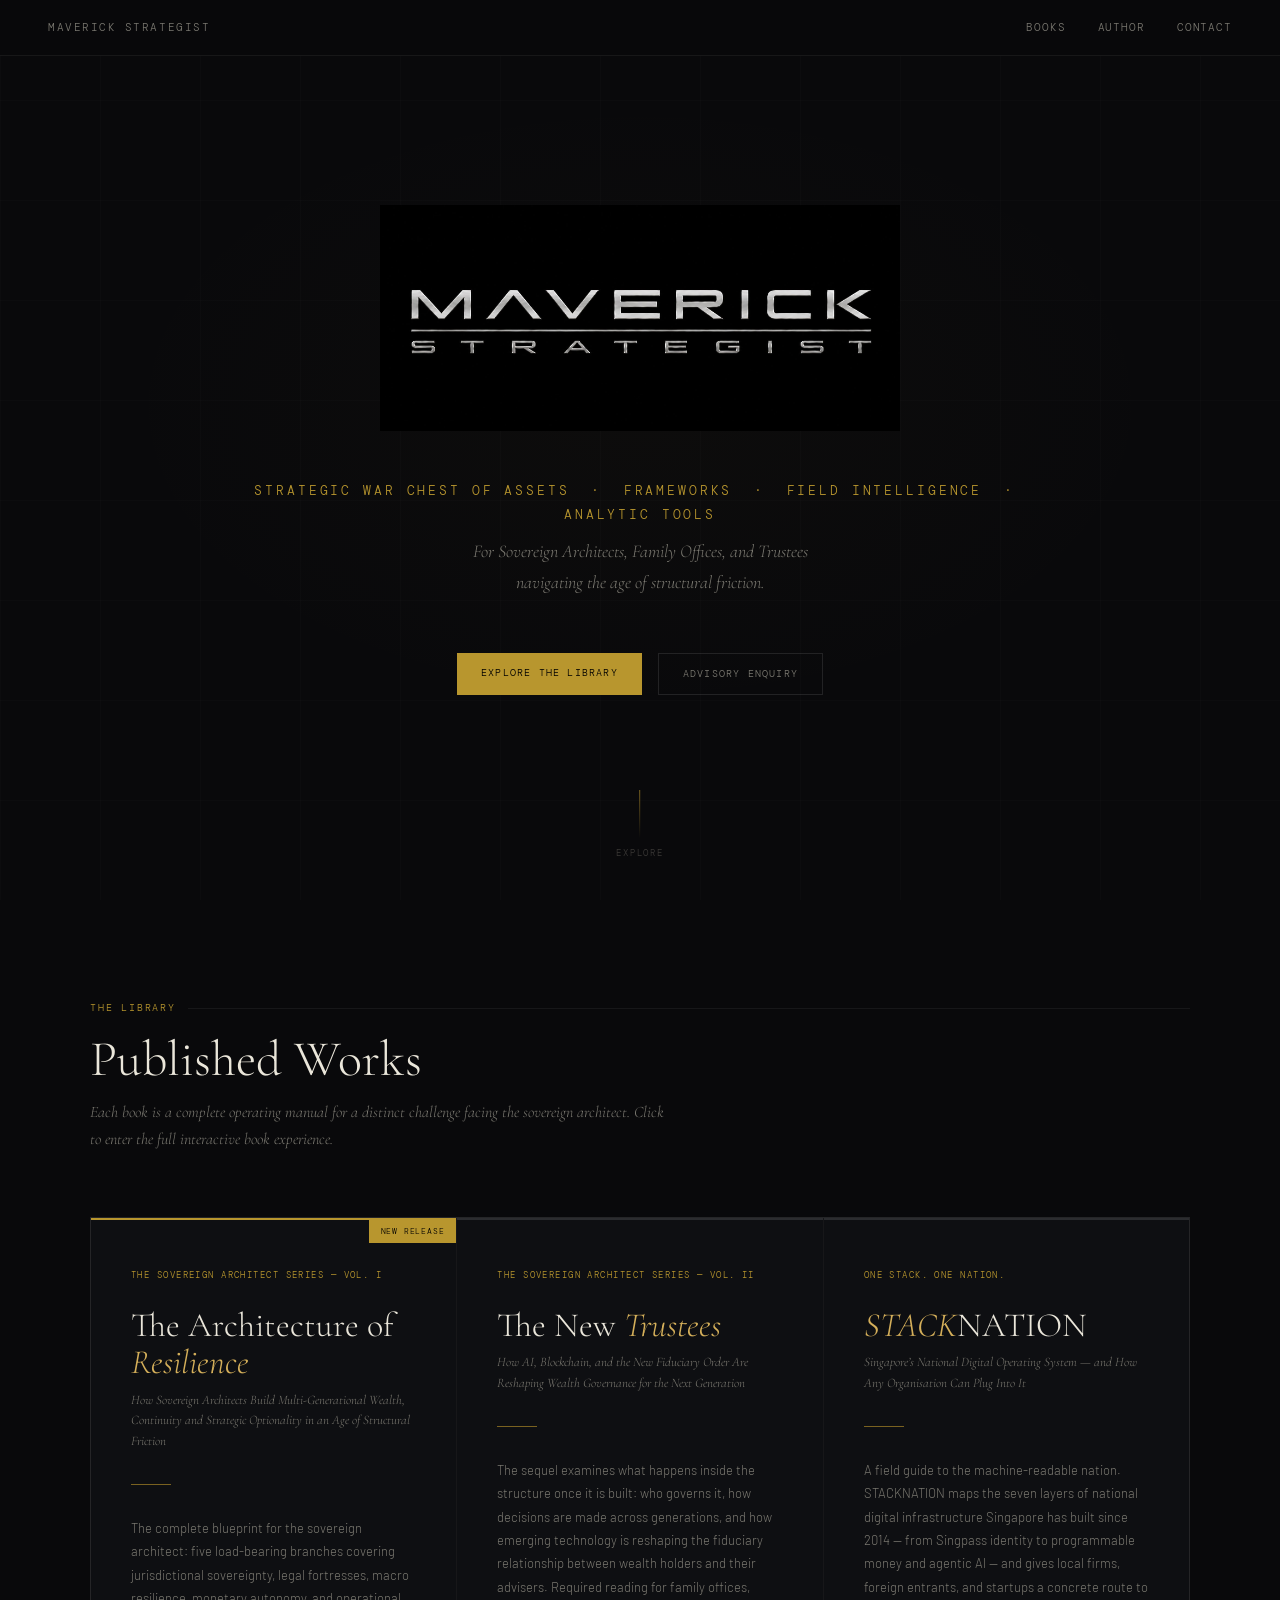
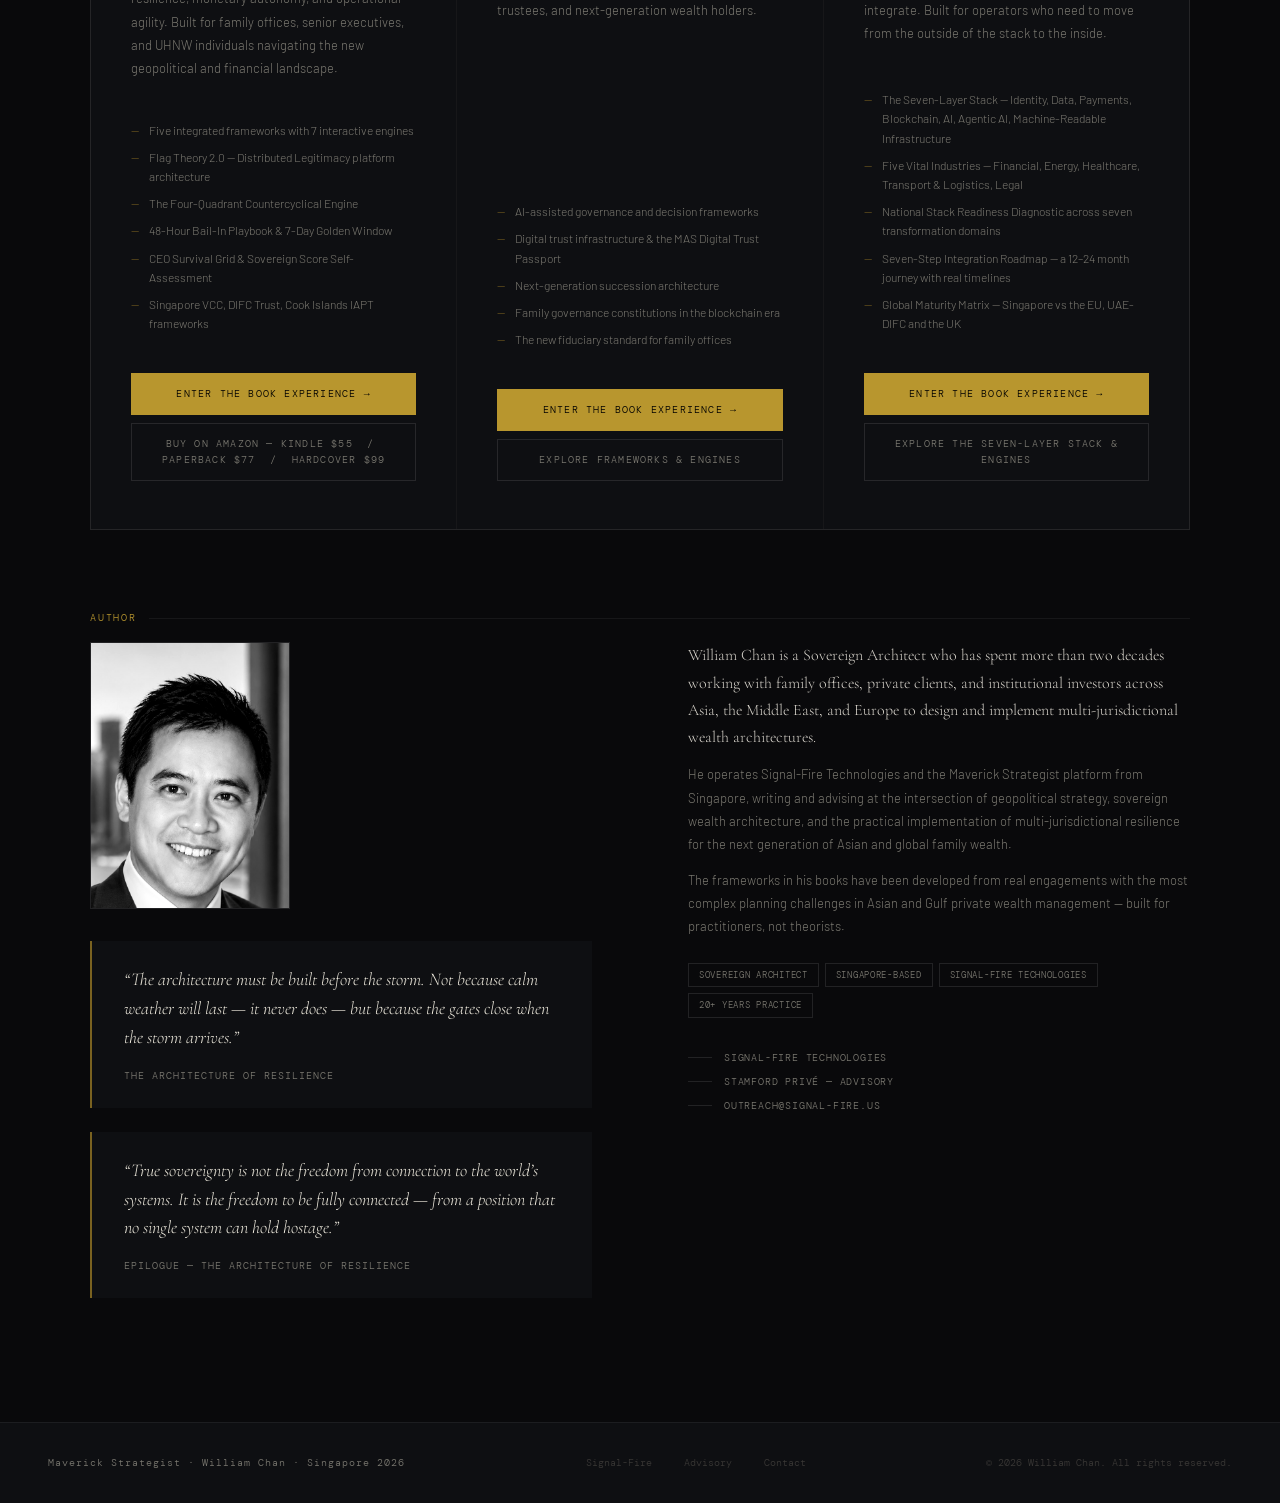
<file: index.html>
<!DOCTYPE html>
<html lang="en">
<head>
<meta charset="UTF-8">
<meta name="viewport" content="width=device-width, initial-scale=1.0">
<title>Maverick Strategist — William Chan</title>
<link href="https://fonts.googleapis.com/css2?family=Cormorant+Garamond:ital,wght@0,300;0,400;0,500;0,600;1,300;1,400&family=DM+Mono:wght@300;400;500&family=Barlow:wght@300;400;500;600&display=swap" rel="stylesheet">
<style>
:root{
  --bg:#09090b;--surface:#0e0f12;--surface2:#141620;
  --border:rgba(255,255,255,0.06);--border2:rgba(255,255,255,0.10);
  --text:#d4d0c8;--text-dim:#7a7870;--text-faint:#3a3836;
  --gold:#b8962e;--gold-dim:#7a6220;--gold-light:#d4af5a;--cream:#eae6da;
  --font-serif:"Cormorant Garamond",Georgia,serif;
  --font-mono:"DM Mono",monospace;
  --font-sans:"Barlow",sans-serif;
}
*{box-sizing:border-box;margin:0;padding:0;}
html{scroll-behavior:smooth;}
body{background:var(--bg);color:var(--text);font-family:var(--font-sans);font-weight:300;line-height:1.6;overflow-x:hidden;min-height:100vh;}

/* NAV */
nav{position:fixed;top:0;left:0;right:0;z-index:100;display:flex;align-items:center;justify-content:space-between;padding:0 3rem;height:56px;background:rgba(9,9,11,0.96);backdrop-filter:blur(12px);border-bottom:1px solid var(--border);}
.nb{font-family:var(--font-mono);font-size:11px;color:var(--text-dim);letter-spacing:0.14em;text-transform:uppercase;}
.nlinks{display:flex;gap:2rem;}
.nlinks a{font-size:11px;font-family:var(--font-mono);color:var(--text-dim);text-decoration:none;letter-spacing:0.08em;text-transform:uppercase;transition:color 0.2s;}
.nlinks a:hover{color:var(--gold-light);}

/* HERO */
.hero{min-height:100vh;display:flex;align-items:center;justify-content:center;position:relative;overflow:hidden;}
.hbg{position:absolute;inset:0;background:radial-gradient(ellipse 60% 50% at 50% 45%,rgba(184,150,46,0.025) 0%,transparent 70%);pointer-events:none;}
.hgrid{position:absolute;inset:0;background-image:linear-gradient(rgba(255,255,255,0.012) 1px,transparent 1px),linear-gradient(90deg,rgba(255,255,255,0.012) 1px,transparent 1px);background-size:100px 100px;pointer-events:none;}
.hinner{position:relative;z-index:2;text-align:center;max-width:900px;padding:2rem;}

/* LOGO */
.logo-wrap{margin-bottom:3rem;display:flex;justify-content:center;}
.site-logo{width:clamp(280px,50vw,520px);height:auto;display:block;}

/* TAGLINE */
.hero-tagline-top{font-family:var(--font-mono);font-size:clamp(10px,1.4vw,13px);letter-spacing:0.22em;color:var(--gold);text-transform:uppercase;line-height:1.9;margin-bottom:0.5rem;}
.hero-tagline-bottom{font-family:var(--font-serif);font-size:clamp(14px,1.8vw,18px);font-weight:300;font-style:italic;color:var(--text-dim);line-height:1.7;margin-bottom:3.5rem;}

.hero-btns{display:flex;gap:1rem;justify-content:center;flex-wrap:wrap;}
.btn-p{font-family:var(--font-mono);font-size:10px;letter-spacing:0.12em;text-transform:uppercase;background:var(--gold);color:#000;border:none;padding:12px 24px;cursor:pointer;transition:all 0.2s;text-decoration:none;}
.btn-p:hover{background:var(--gold-light);}
.btn-g{font-family:var(--font-mono);font-size:10px;letter-spacing:0.12em;text-transform:uppercase;background:transparent;color:var(--text-dim);border:0.5px solid var(--border2);padding:12px 24px;cursor:pointer;transition:all 0.2s;text-decoration:none;}
.btn-g:hover{color:var(--text);border-color:var(--text-dim);}

.scue{position:absolute;bottom:2.5rem;left:50%;transform:translateX(-50%);display:flex;flex-direction:column;align-items:center;gap:8px;cursor:pointer;}
.sline{width:1px;height:48px;background:linear-gradient(var(--gold-dim),transparent);}
.slabel{font-family:var(--font-mono);font-size:9px;color:var(--text-faint);letter-spacing:0.2em;text-transform:uppercase;}

/* BOOKS */
.books{padding:100px 3rem 80px;}
.binner{max-width:1100px;margin:0 auto;}
.eyebrow{font-family:var(--font-mono);font-size:10px;letter-spacing:0.18em;color:var(--gold);text-transform:uppercase;margin-bottom:1rem;display:flex;align-items:center;gap:12px;}
.eyebrow::after{content:"";flex:1;height:1px;background:var(--border);}
.stitle{font-family:var(--font-serif);font-size:clamp(30px,4vw,50px);font-weight:300;color:var(--cream);line-height:1.1;margin-bottom:0.75rem;}
.ssub{font-family:var(--font-serif);font-size:16px;font-weight:300;font-style:italic;color:var(--text-dim);line-height:1.7;margin-bottom:4rem;max-width:580px;}

.book-grid{display:grid;grid-template-columns:repeat(auto-fit,minmax(340px,1fr));gap:1px;background:var(--border);border:1px solid var(--border);}
.book-card{background:var(--surface);padding:3rem 2.5rem;display:flex;flex-direction:column;position:relative;transition:background 0.2s;}
.book-card:hover{background:var(--surface2);}
.book-card.primary{border-top:2px solid var(--gold);}
.book-card.secondary{border-top:2px solid rgba(255,255,255,0.12);}
.bc-tag{position:absolute;top:0;right:0;font-family:var(--font-mono);font-size:8px;letter-spacing:0.1em;color:#000;background:var(--gold);padding:5px 12px;text-transform:uppercase;}
.bc-series{font-family:var(--font-mono);font-size:9px;letter-spacing:0.16em;color:var(--gold);text-transform:uppercase;margin-bottom:1.5rem;}
.bc-title{font-family:var(--font-serif);font-size:clamp(24px,3vw,34px);font-weight:300;color:var(--cream);line-height:1.1;margin-bottom:0.5rem;}
.bc-title em{font-style:italic;color:var(--gold-light);}
.bc-subtitle{font-family:var(--font-serif);font-size:13px;font-weight:300;font-style:italic;color:var(--text-dim);line-height:1.6;margin-bottom:2rem;}
.bc-divider{width:40px;height:1px;background:var(--gold-dim);margin-bottom:2rem;}
.bc-desc{font-size:13px;color:var(--text-dim);line-height:1.8;margin-bottom:2.5rem;flex:1;}
.bc-features{display:flex;flex-direction:column;gap:0.5rem;margin-bottom:2.5rem;}
.bc-feat{font-size:12px;color:var(--text-dim);display:flex;gap:10px;align-items:flex-start;}
.bc-feat::before{content:"—";color:var(--gold-dim);flex-shrink:0;}
.bc-actions{display:flex;flex-direction:column;gap:8px;margin-top:auto;}
.bc-btn-p{display:block;font-family:var(--font-mono);font-size:10px;letter-spacing:0.12em;text-transform:uppercase;background:var(--gold);color:#000;border:none;padding:13px 20px;cursor:pointer;transition:all 0.2s;text-decoration:none;text-align:center;}
.bc-btn-p:hover{background:var(--gold-light);}
.bc-btn-g{display:block;font-family:var(--font-mono);font-size:10px;letter-spacing:0.12em;text-transform:uppercase;background:transparent;color:var(--text-dim);border:0.5px solid var(--border2);padding:12px 20px;cursor:pointer;transition:all 0.2s;text-decoration:none;text-align:center;}
.bc-btn-g:hover{color:var(--text);border-color:var(--text-dim);}

/* ABOUT */
.about{padding:0 3rem 100px;}
.ainner{max-width:1100px;margin:0 auto;}
.a-grid{display:grid;grid-template-columns:1fr 1fr;gap:6rem;align-items:start;}

/* AUTHOR PHOTO — portrait, not cropped */
.a-photo-wrap{margin-bottom:2rem;}
.a-photo{width:200px;height:267px;object-fit:cover;object-position:center 10%;filter:grayscale(100%) contrast(1.05);border:1px solid var(--border2);display:block;}

.a-quote{border-left:2px solid var(--gold-dim);padding:1.5rem 2rem;background:var(--surface);margin-bottom:1.5rem;}
.a-qt{font-family:var(--font-serif);font-size:18px;font-weight:300;font-style:italic;color:var(--cream);line-height:1.6;}
.a-qa{font-family:var(--font-mono);font-size:10px;color:var(--text-dim);letter-spacing:0.1em;text-transform:uppercase;margin-top:1rem;}
.a-right p{font-size:13px;color:var(--text-dim);line-height:1.8;margin-bottom:0.75rem;}
.a-right p:first-child{font-family:var(--font-serif);font-size:16px;color:var(--text);line-height:1.7;}
.creds{display:flex;flex-wrap:wrap;gap:6px;margin-top:1.5rem;}
.cred{font-family:var(--font-mono);font-size:9px;letter-spacing:0.08em;padding:4px 10px;border:0.5px solid var(--border2);color:var(--text-dim);text-transform:uppercase;}
.a-links{margin-top:2rem;display:flex;flex-direction:column;gap:8px;}
.a-link{display:flex;align-items:center;gap:12px;font-family:var(--font-mono);font-size:10px;color:var(--text-dim);text-decoration:none;letter-spacing:0.08em;text-transform:uppercase;transition:color 0.2s;}
.a-link:hover{color:var(--gold-light);}
.a-link-line{width:24px;height:1px;background:var(--border2);}

/* FOOTER */
footer{background:var(--surface);border-top:1px solid var(--border);padding:2rem 3rem;display:flex;align-items:center;justify-content:space-between;flex-wrap:wrap;gap:1rem;}
.fb{font-family:var(--font-mono);font-size:10px;color:var(--text-dim);letter-spacing:0.1em;}
.flinks{display:flex;gap:2rem;}
.flinks a{font-family:var(--font-mono);font-size:10px;color:var(--text-faint);text-decoration:none;transition:color 0.15s;}
.flinks a:hover{color:var(--text-dim);}
.fc{font-family:var(--font-mono);font-size:10px;color:var(--text-faint);}
.divider{height:1px;background:var(--border);margin:3rem 0;}

@media(max-width:768px){
  nav{padding:0 1.2rem;}.nlinks{display:none;}
  .books,.about{padding-left:1.2rem;padding-right:1.2rem;}
  .a-grid{grid-template-columns:1fr;gap:3rem;}
  .book-grid{grid-template-columns:1fr;}
  .site-logo{width:clamp(220px,80vw,400px);}
}
</style>
</head>
<body>

<nav>
  <div class="nb">Maverick Strategist</div>
  <div class="nlinks">
    <a href="#books">Books</a>
    <a href="#about">Author</a>
    <a href="mailto:outreach@signal-fire.us">Contact</a>
  </div>
</nav>

<!-- HERO -->
<div class="hero">
  <div class="hbg"></div>
  <div class="hgrid"></div>
  <div class="hinner">

    <!-- LOGO replaces wordmark -->
    <div class="logo-wrap">
      <img class="site-logo" src="[data-uri]" alt="Maverick Strategist">
    </div>

    <!-- TAGLINE BLOCK -->
    <div class="hero-tagline-top">
      Strategic War Chest of Assets &nbsp;&middot;&nbsp; Frameworks &nbsp;&middot;&nbsp; Field Intelligence &nbsp;&middot;&nbsp; Analytic Tools
    </div>
    <p class="hero-tagline-bottom">
      For Sovereign Architects, Family Offices, and Trustees<br>navigating the age of structural friction.
    </p>

    <div class="hero-btns">
      <a class="btn-p" href="#books">Explore the Library</a>
      <a class="btn-g" href="mailto:outreach@signal-fire.us">Advisory Enquiry</a>
    </div>
  </div>
  <div class="scue" onclick="document.getElementById('books').scrollIntoView({behavior:'smooth'})">
    <div class="sline"></div>
    <span class="slabel">Explore</span>
  </div>
</div>

<!-- BOOKS -->
<div class="books" id="books">
  <div class="binner">
    <div class="eyebrow">The Library</div>
    <h2 class="stitle">Published Works</h2>
    <p class="ssub">Each book is a complete operating manual for a distinct challenge facing the sovereign architect. Click to enter the full interactive book experience.</p>

    <div class="book-grid">
      <div class="book-card primary">
        <div class="bc-tag">New Release</div>
        <div class="bc-series">The Sovereign Architect Series &mdash; Vol. I</div>
        <div class="bc-title">The Architecture of <em>Resilience</em></div>
        <div class="bc-subtitle">How Sovereign Architects Build Multi-Generational Wealth, Continuity and Strategic Optionality in an Age of Structural Friction</div>
        <div class="bc-divider"></div>
        <div class="bc-desc">The complete blueprint for the sovereign architect: five load-bearing branches covering jurisdictional sovereignty, legal fortresses, macro resilience, monetary autonomy, and operational agility. Built for family offices, senior executives, and UHNW individuals navigating the new geopolitical and financial landscape.</div>
        <div class="bc-features">
          <div class="bc-feat">Five integrated frameworks with 7 interactive engines</div>
          <div class="bc-feat">Flag Theory 2.0 &mdash; Distributed Legitimacy platform architecture</div>
          <div class="bc-feat">The Four-Quadrant Countercyclical Engine</div>
          <div class="bc-feat">48-Hour Bail-In Playbook &amp; 7-Day Golden Window</div>
          <div class="bc-feat">CEO Survival Grid &amp; Sovereign Score Self-Assessment</div>
          <div class="bc-feat">Singapore VCC, DIFC Trust, Cook Islands IAPT frameworks</div>
        </div>
        <div class="bc-actions">
          <a class="bc-btn-p" href="/architecture/">Enter the Book Experience &rarr;</a>
          <a class="bc-btn-g" href="https://www.amazon.com/dp/B0H6W7YS9C" target="_blank">Buy on Amazon &mdash; Kindle $55 &nbsp;/&nbsp; Paperback $77 &nbsp;/&nbsp; Hardcover $99</a>
        </div>
      </div>

      <div class="book-card secondary">
        <div class="bc-series">The Sovereign Architect Series &mdash; Vol. II</div>
        <div class="bc-title">The New <em>Trustees</em></div>
        <div class="bc-subtitle">How AI, Blockchain, and the New Fiduciary Order Are Reshaping Wealth Governance for the Next Generation</div>
        <div class="bc-divider"></div>
        <div class="bc-desc">The sequel examines what happens inside the structure once it is built: who governs it, how decisions are made across generations, and how emerging technology is reshaping the fiduciary relationship between wealth holders and their advisers. Required reading for family offices, trustees, and next-generation wealth holders.</div>
        <div class="bc-features">
          <div class="bc-feat">AI-assisted governance and decision frameworks</div>
          <div class="bc-feat">Digital trust infrastructure &amp; the MAS Digital Trust Passport</div>
          <div class="bc-feat">Next-generation succession architecture</div>
          <div class="bc-feat">Family governance constitutions in the blockchain era</div>
          <div class="bc-feat">The new fiduciary standard for family offices</div>
        </div>
        <div class="bc-actions">
          <a class="bc-btn-p" href="https://maverickstrategist.com/new-trustees" target="_blank">Enter the Book Experience &rarr;</a>
          <a class="bc-btn-g" href="https://maverickstrategist.com/new-trustees" target="_blank">Explore Frameworks &amp; Engines</a>
        </div>
      </div>

      <div class="book-card secondary">
        <div class="bc-series">One Stack. One Nation.</div>
        <div class="bc-title"><em>STACK</em>NATION</div>
        <div class="bc-subtitle">Singapore&rsquo;s National Digital Operating System &mdash; and How Any Organisation Can Plug Into It</div>
        <div class="bc-divider"></div>
        <div class="bc-desc">A field guide to the machine-readable nation. STACKNATION maps the seven layers of national digital infrastructure Singapore has built since 2014 &mdash; from Singpass identity to programmable money and agentic AI &mdash; and gives local firms, foreign entrants, and startups a concrete route to integrate. Built for operators who need to move from the outside of the stack to the inside.</div>
        <div class="bc-features">
          <div class="bc-feat">The Seven-Layer Stack &mdash; Identity, Data, Payments, Blockchain, AI, Agentic AI, Machine-Readable Infrastructure</div>
          <div class="bc-feat">Five Vital Industries &mdash; Financial, Energy, Healthcare, Transport &amp; Logistics, Legal</div>
          <div class="bc-feat">National Stack Readiness Diagnostic across seven transformation domains</div>
          <div class="bc-feat">Seven-Step Integration Roadmap &mdash; a 12&ndash;24 month journey with real timelines</div>
          <div class="bc-feat">Global Maturity Matrix &mdash; Singapore vs the EU, UAE-DIFC and the UK</div>
        </div>
        <div class="bc-actions">
          <a class="bc-btn-p" href="/stacknation/">Enter the Book Experience &rarr;</a>
          <a class="bc-btn-g" href="/stacknation/">Explore the Seven-Layer Stack &amp; Engines</a>
        </div>
      </div>
    </div>
  </div>
</div>

<!-- ABOUT -->
<div class="about" id="about">
  <div class="ainner">
    <div class="eyebrow">Author</div>
    <div class="a-grid">

      <!-- LEFT: photo + quotes -->
      <div>
        <div class="a-photo-wrap">
          <img class="a-photo" src="[data-uri]" alt="William Chan">
        </div>
        <div class="a-quote">
          <div class="a-qt">&ldquo;The architecture must be built before the storm. Not because calm weather will last &mdash; it never does &mdash; but because the gates close when the storm arrives.&rdquo;</div>
          <div class="a-qa">The Architecture of Resilience</div>
        </div>
        <div class="a-quote" style="margin-top:1rem;">
          <div class="a-qt">&ldquo;True sovereignty is not the freedom from connection to the world&rsquo;s systems. It is the freedom to be fully connected &mdash; from a position that no single system can hold hostage.&rdquo;</div>
          <div class="a-qa">Epilogue &mdash; The Architecture of Resilience</div>
        </div>
      </div>

      <!-- RIGHT: bio -->
      <div class="a-right">
        <p>William Chan is a Sovereign Architect who has spent more than two decades working with family offices, private clients, and institutional investors across Asia, the Middle East, and Europe to design and implement multi-jurisdictional wealth architectures.</p>
        <p>He operates Signal-Fire Technologies and the Maverick Strategist platform from Singapore, writing and advising at the intersection of geopolitical strategy, sovereign wealth architecture, and the practical implementation of multi-jurisdictional resilience for the next generation of Asian and global family wealth.</p>
        <p>The frameworks in his books have been developed from real engagements with the most complex planning challenges in Asian and Gulf private wealth management &mdash; built for practitioners, not theorists.</p>
        <div class="creds">
          <span class="cred">Sovereign Architect</span>
          <span class="cred">Singapore-based</span>
          <span class="cred">Signal-Fire Technologies</span>
          <span class="cred">20+ Years Practice</span>
        </div>
        <div class="a-links">
          <a class="a-link" href="https://signal-fire.site" target="_blank"><span class="a-link-line"></span>Signal-Fire Technologies</a>
          <a class="a-link" href="https://stamfordprive.org" target="_blank"><span class="a-link-line"></span>Stamford Priv&eacute; &mdash; Advisory</a>
          <a class="a-link" href="mailto:outreach@signal-fire.us"><span class="a-link-line"></span>outreach@signal-fire.us</a>
        </div>
      </div>

    </div>
  </div>
</div>

<footer>
  <div class="fb">Maverick Strategist &middot; William Chan &middot; Singapore 2026</div>
  <div class="flinks">
    <a href="https://signal-fire.site">Signal-Fire</a>
    <a href="https://stamfordprive.org">Advisory</a>
    <a href="mailto:outreach@signal-fire.us">Contact</a>
  </div>
  <div class="fc">&copy; 2026 William Chan. All rights reserved.</div>
</footer>

</body>
</html>
</file>
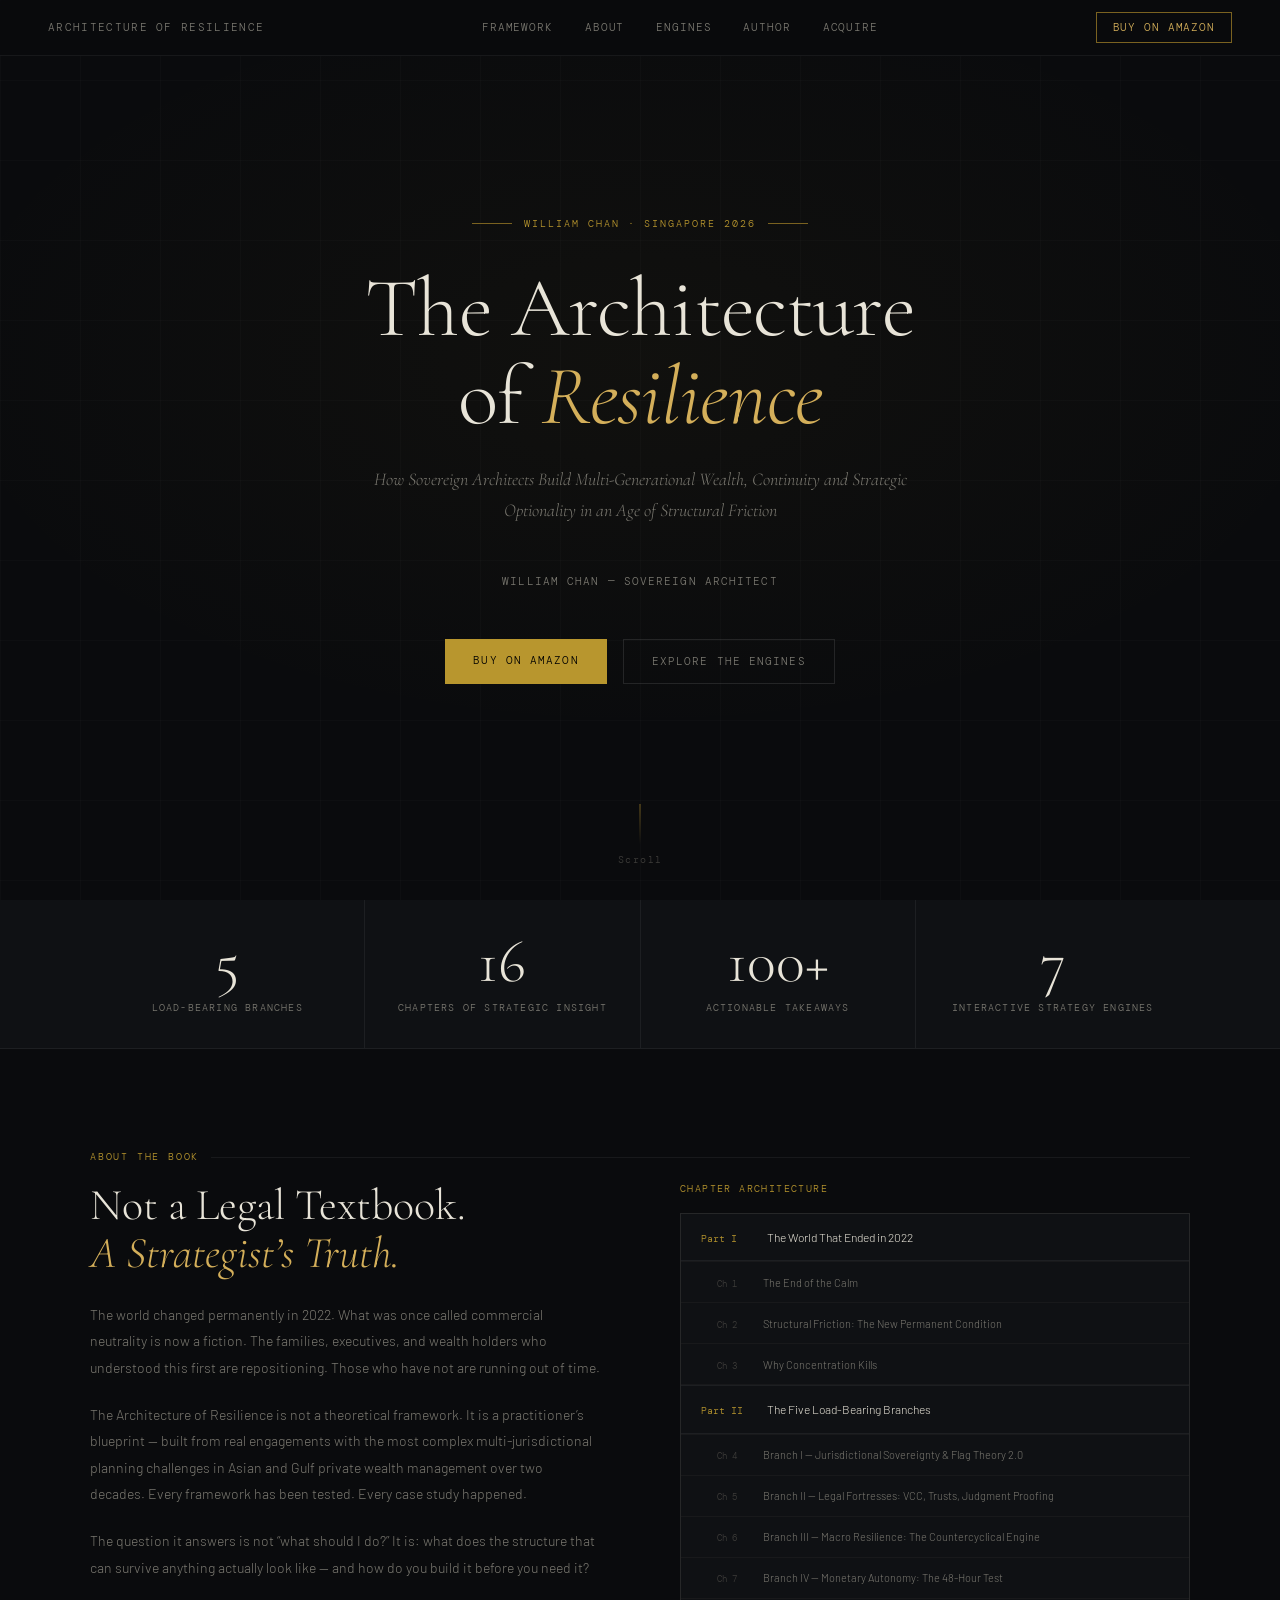
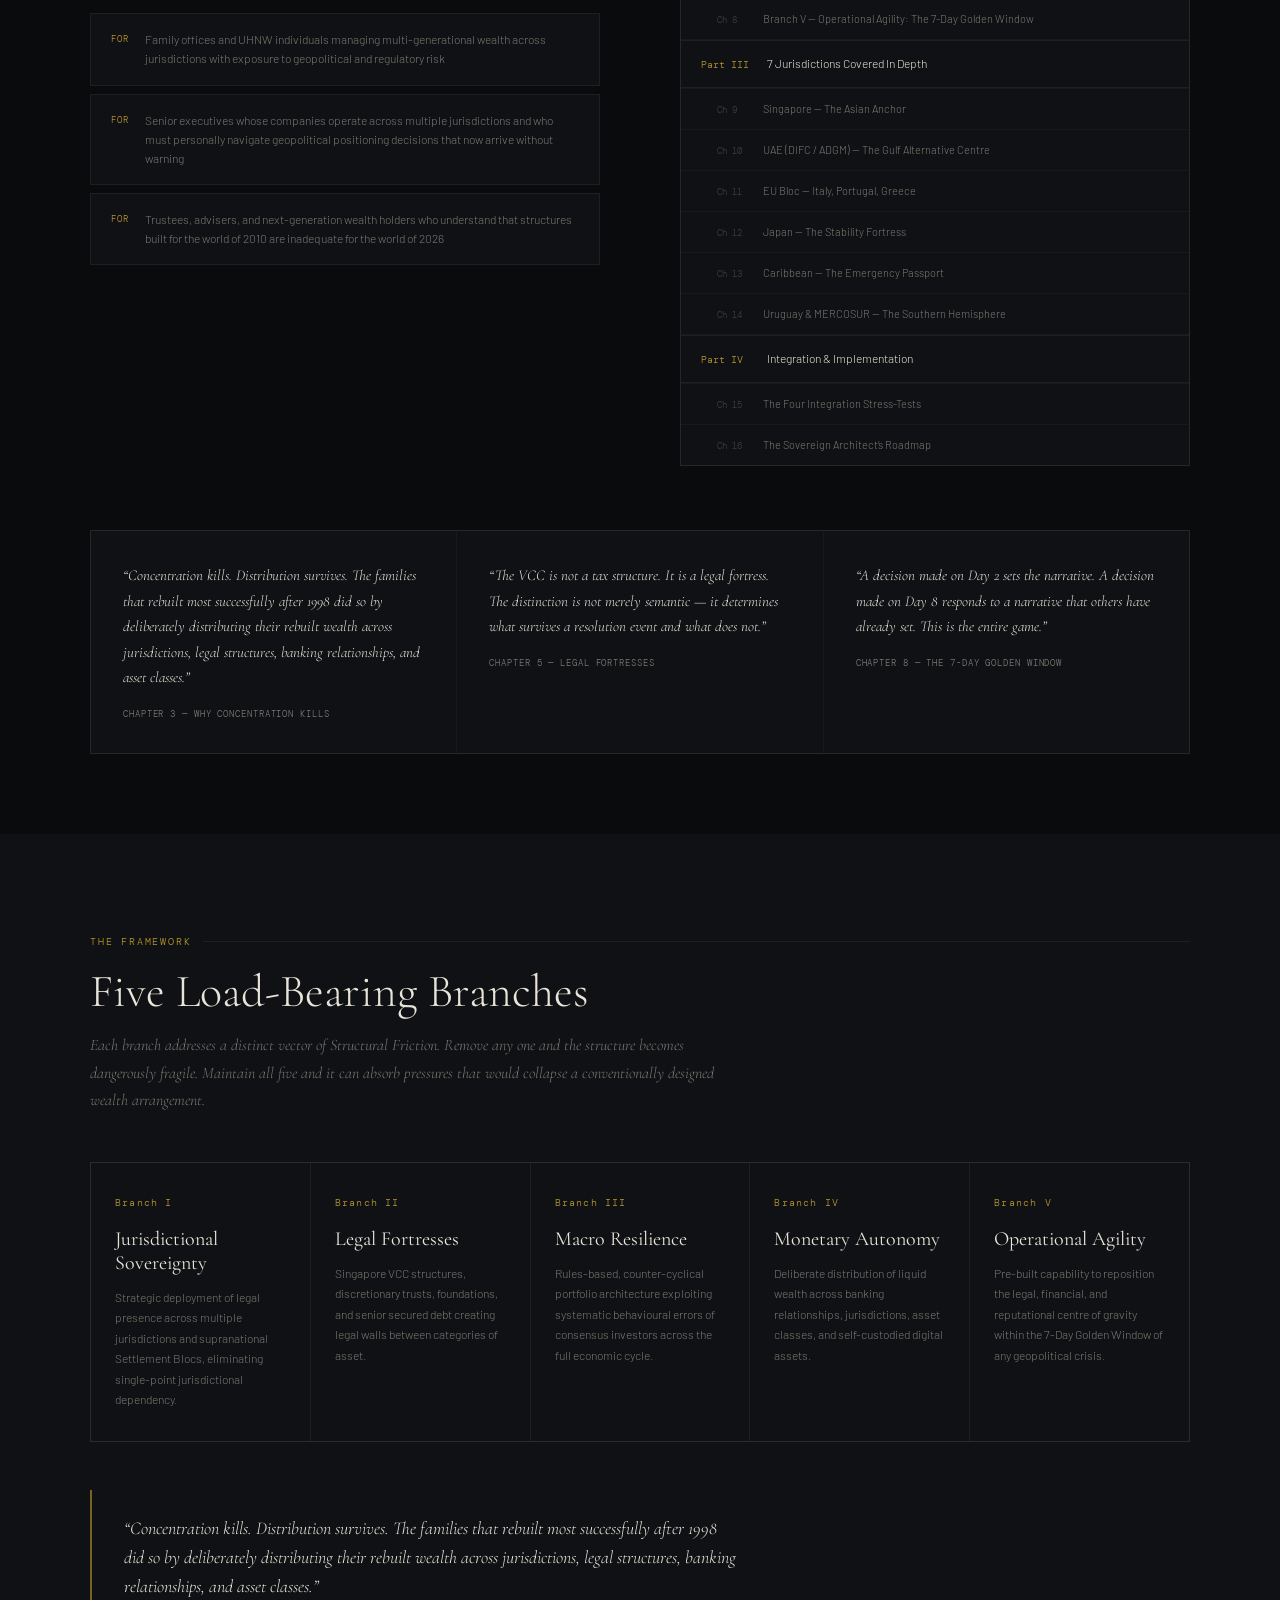
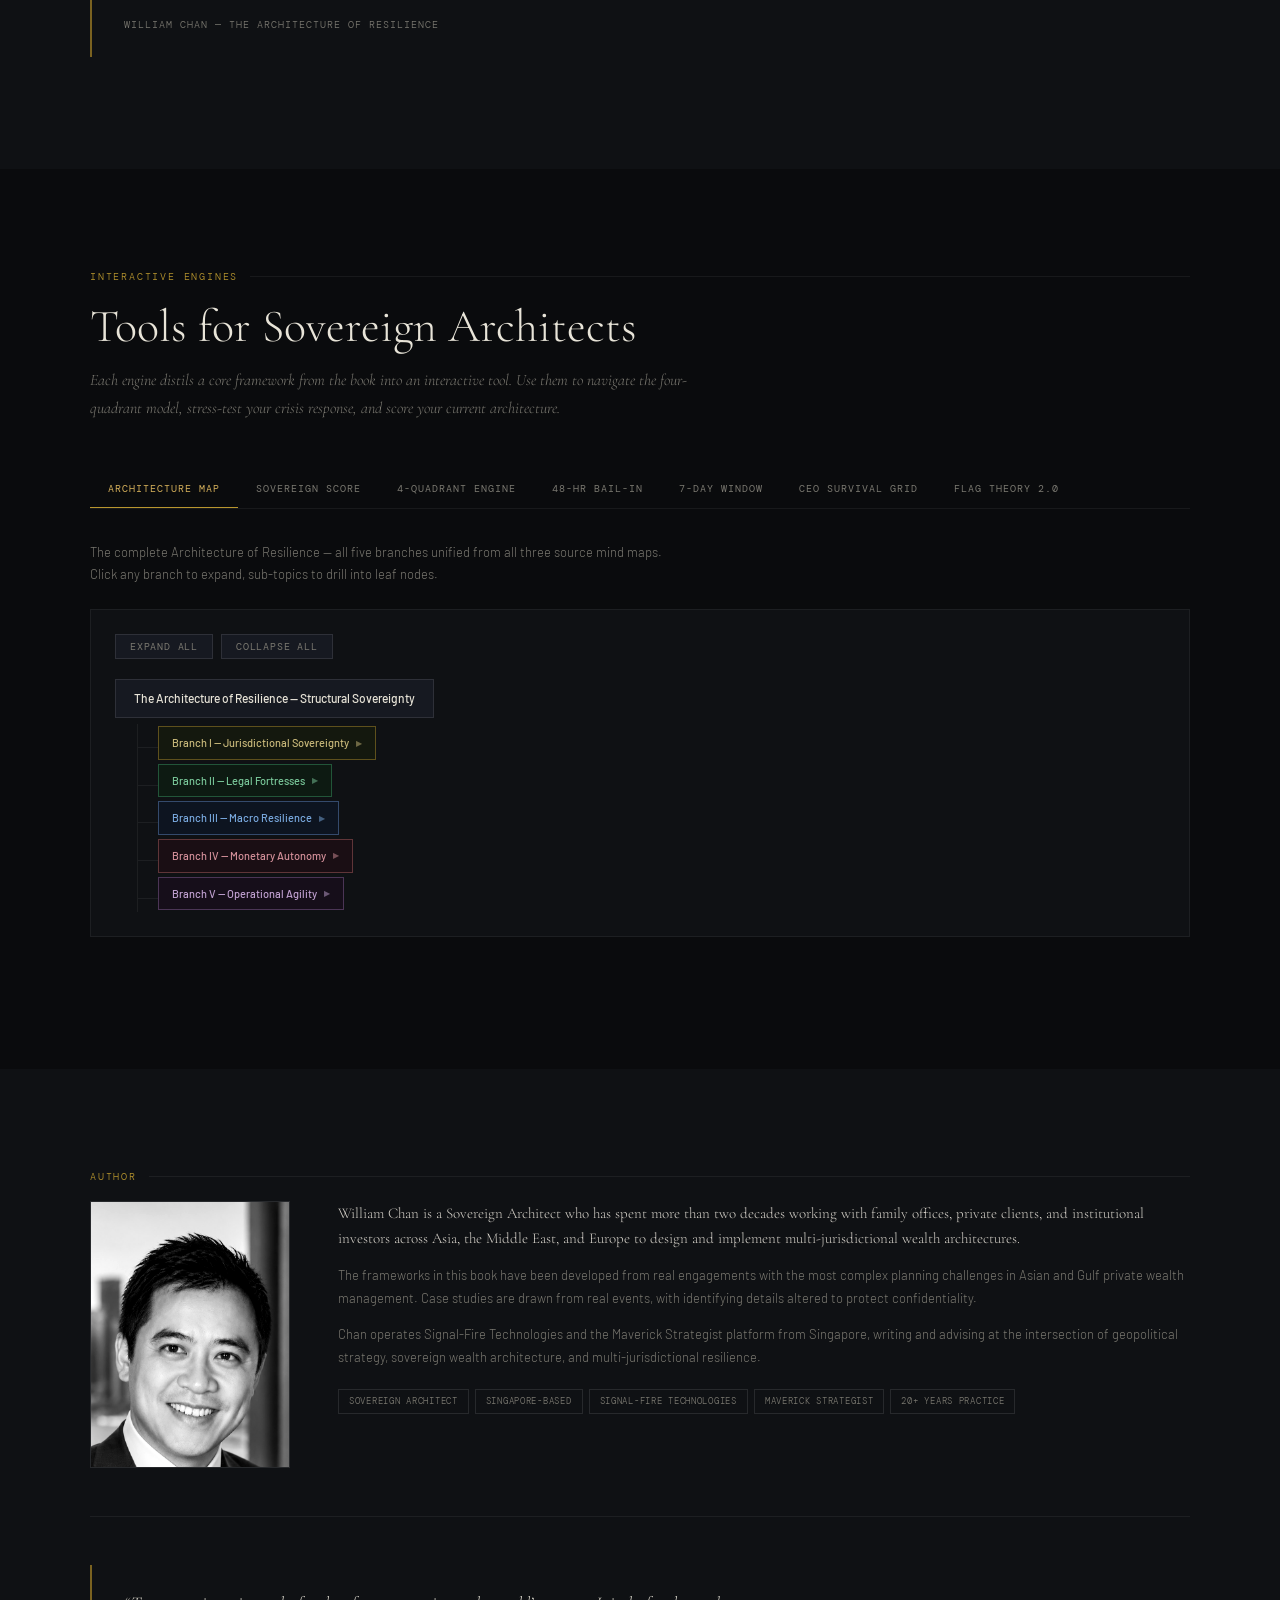
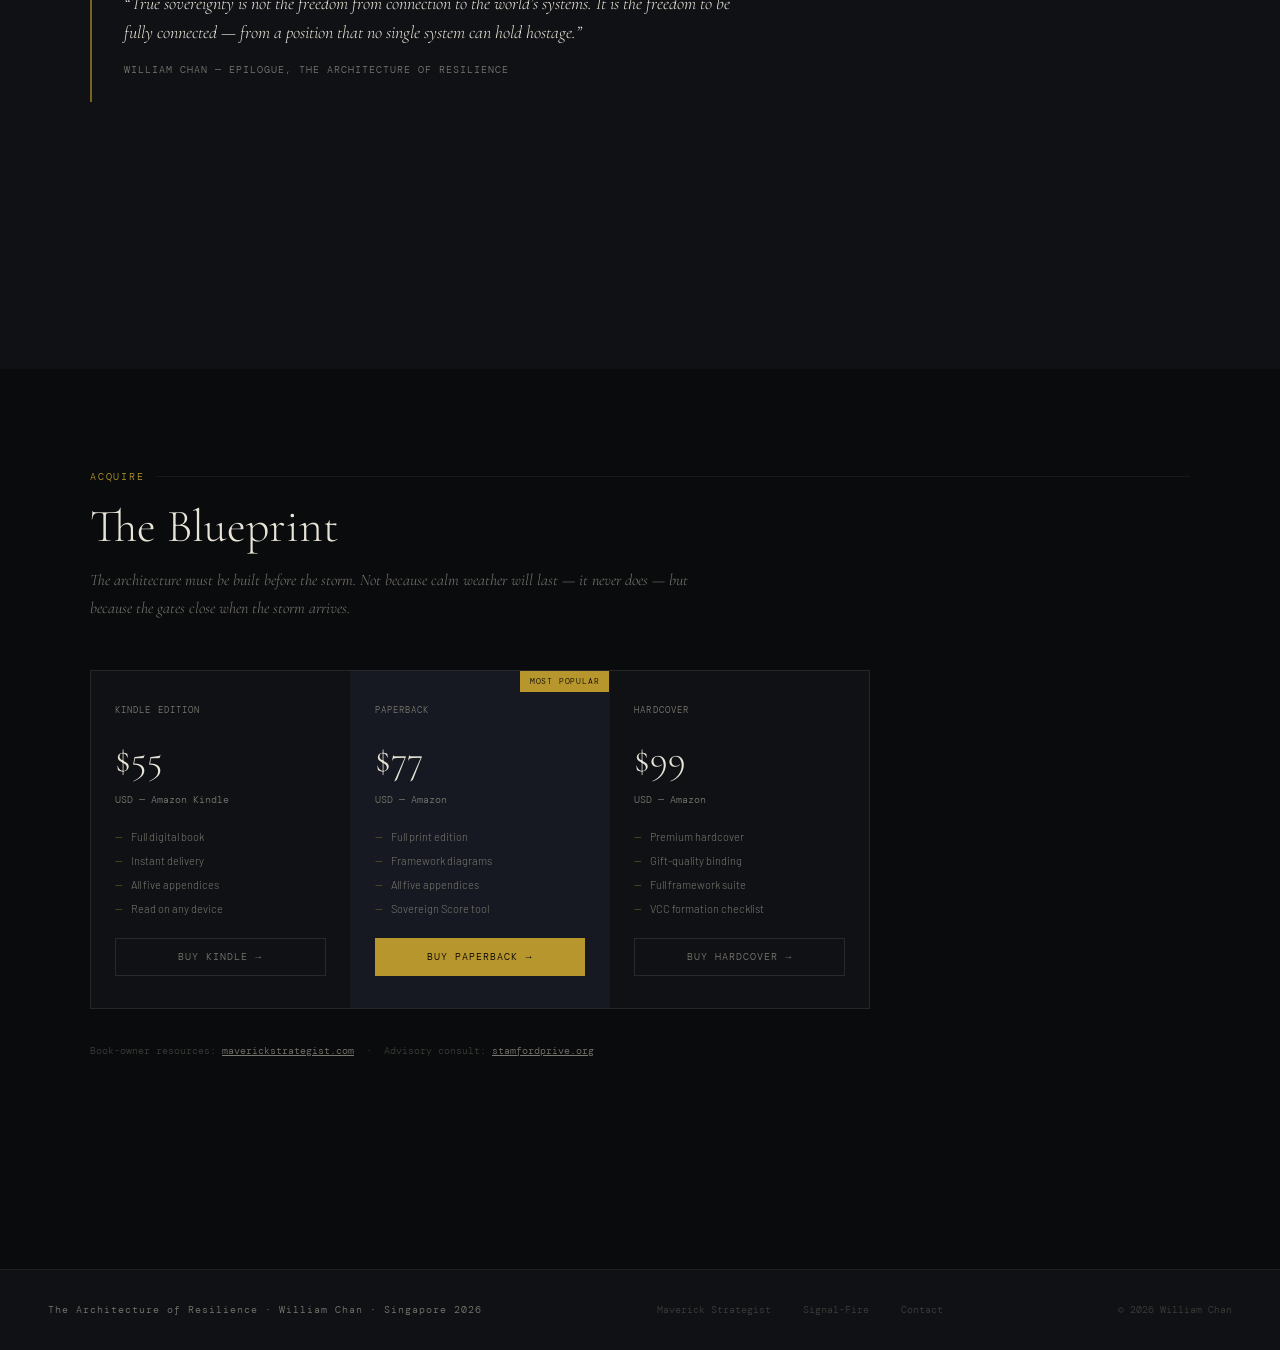
<file: architecture/index.html>
<!DOCTYPE html>
<html lang="en">
<head>
<meta charset="UTF-8">
<meta name="viewport" content="width=device-width, initial-scale=1.0">
<title>The Architecture of Resilience — William Chan</title>
<link href="https://fonts.googleapis.com/css2?family=Cormorant+Garamond:ital,wght@0,300;0,400;0,500;0,600;1,300;1,400&family=DM+Mono:wght@300;400;500&family=Barlow:wght@300;400;500;600&display=swap" rel="stylesheet">
<style>
:root{--bg:#0a0b0d;--surface:#0f1114;--surface2:#161921;--border:rgba(255,255,255,0.06);--border2:rgba(255,255,255,0.10);--text:#d4d0c8;--text-dim:#7a7870;--text-faint:#3e3d3a;--gold:#b8962e;--gold-dim:#7a6220;--gold-light:#d4af5a;--cream:#e8e4d8;--green-light:#3d9e68;--leaf-bg:#0d1a12;--leaf-border:#2a6a44;--leaf-text:#6ec496;--font-serif:"Cormorant Garamond",Georgia,serif;--font-mono:"DM Mono",monospace;--font-sans:"Barlow",sans-serif;}
*{box-sizing:border-box;margin:0;padding:0;}html{scroll-behavior:smooth;}
body{background:var(--bg);color:var(--text);font-family:var(--font-sans);font-weight:300;line-height:1.6;overflow-x:hidden;}
nav{position:fixed;top:0;left:0;right:0;z-index:100;display:flex;align-items:center;justify-content:space-between;padding:0 3rem;height:56px;background:rgba(10,11,13,0.94);backdrop-filter:blur(12px);border-bottom:1px solid var(--border);}
.nav-brand{font-family:var(--font-mono);font-size:11px;color:var(--text-dim);letter-spacing:0.12em;text-transform:uppercase;}
.nav-links{display:flex;gap:2rem;}
.nav-links a{font-size:11px;font-family:var(--font-mono);color:var(--text-dim);text-decoration:none;letter-spacing:0.08em;text-transform:uppercase;transition:color 0.2s;cursor:pointer;}
.nav-links a:hover,.nav-links a.active{color:var(--gold-light);}
.nav-cta{font-size:11px;font-family:var(--font-mono);background:transparent;border:0.5px solid var(--gold-dim);color:var(--gold-light);padding:6px 16px;letter-spacing:0.08em;text-transform:uppercase;cursor:pointer;transition:all 0.2s;text-decoration:none;}
.nav-cta:hover{background:var(--gold);color:#000;}
section{min-height:100vh;padding:100px 3rem 80px;}
.si{max-width:1100px;margin:0 auto;}
#hero{display:flex;align-items:center;justify-content:center;text-align:center;padding:0;position:relative;overflow:hidden;}
.hbg{position:absolute;inset:0;background:radial-gradient(ellipse 80% 60% at 50% 40%,rgba(184,150,46,0.04) 0%,transparent 70%);pointer-events:none;}
.hgrid{position:absolute;inset:0;background-image:linear-gradient(rgba(255,255,255,0.015) 1px,transparent 1px),linear-gradient(90deg,rgba(255,255,255,0.015) 1px,transparent 1px);background-size:80px 80px;pointer-events:none;}
.hc{position:relative;z-index:2;max-width:800px;padding:2rem;}
.hl{font-family:var(--font-mono);font-size:10px;letter-spacing:0.2em;color:var(--gold);text-transform:uppercase;margin-bottom:2rem;display:flex;align-items:center;justify-content:center;gap:12px;}
.hl::before,.hl::after{content:"";display:block;width:40px;height:1px;background:var(--gold-dim);}
h1.ht{font-family:var(--font-serif);font-size:clamp(42px,7vw,84px);font-weight:300;line-height:1.05;color:var(--cream);letter-spacing:-0.01em;margin-bottom:1.5rem;}
h1.ht em{font-style:italic;color:var(--gold-light);}
.hs{font-family:var(--font-serif);font-size:clamp(14px,1.8vw,18px);font-weight:300;color:var(--text-dim);line-height:1.7;max-width:600px;margin:0 auto 3rem;font-style:italic;}
.ha{font-family:var(--font-mono);font-size:11px;color:var(--text-dim);letter-spacing:0.1em;text-transform:uppercase;margin-bottom:3rem;}
.hbtns{display:flex;gap:1rem;justify-content:center;flex-wrap:wrap;}
.btn-p{font-family:var(--font-mono);font-size:11px;letter-spacing:0.1em;text-transform:uppercase;background:var(--gold);color:#000;border:none;padding:13px 28px;cursor:pointer;transition:all 0.2s;text-decoration:none;}
.btn-p:hover{background:var(--gold-light);}
.btn-g{font-family:var(--font-mono);font-size:11px;letter-spacing:0.1em;text-transform:uppercase;background:transparent;color:var(--text-dim);border:0.5px solid var(--border2);padding:13px 28px;cursor:pointer;transition:all 0.2s;text-decoration:none;}
.btn-g:hover{color:var(--text);border-color:var(--text-dim);}
.scue{position:absolute;bottom:2rem;left:50%;transform:translateX(-50%);font-family:var(--font-mono);font-size:10px;color:var(--text-faint);letter-spacing:0.15em;display:flex;flex-direction:column;align-items:center;gap:8px;cursor:pointer;}
.sline{width:1px;height:40px;background:linear-gradient(var(--gold-dim),transparent);}
.eyebrow{font-family:var(--font-mono);font-size:10px;letter-spacing:0.18em;color:var(--gold);text-transform:uppercase;margin-bottom:1rem;display:flex;align-items:center;gap:12px;}
.eyebrow::after{content:"";flex:1;height:1px;background:var(--border);}
.stitle{font-family:var(--font-serif);font-size:clamp(28px,4vw,46px);font-weight:300;color:var(--cream);line-height:1.1;margin-bottom:1rem;}
.ssub{font-family:var(--font-serif);font-size:16px;font-weight:300;font-style:italic;color:var(--text-dim);line-height:1.7;max-width:640px;margin-bottom:3rem;}
#branches{background:var(--surface);}
.bgrid{display:grid;grid-template-columns:repeat(auto-fit,minmax(200px,1fr));gap:1px;background:var(--border);border:1px solid var(--border);}
.bc{background:var(--surface);padding:2rem 1.5rem;transition:background 0.2s;}
.bc:hover{background:var(--surface2);}
.bnum{font-family:var(--font-mono);font-size:10px;color:var(--gold);letter-spacing:0.12em;margin-bottom:1rem;}
.bname{font-family:var(--font-serif);font-size:20px;font-weight:400;color:var(--cream);margin-bottom:0.75rem;line-height:1.2;}
.bdesc{font-size:12px;color:var(--text-dim);line-height:1.7;}
#engines{background:var(--bg);}
.etabs{display:flex;gap:0;margin-bottom:0;border-bottom:1px solid var(--border);overflow-x:auto;}
.etab{font-family:var(--font-mono);font-size:10px;letter-spacing:0.1em;text-transform:uppercase;padding:12px 18px;background:transparent;border:none;color:var(--text-dim);cursor:pointer;white-space:nowrap;border-bottom:2px solid transparent;margin-bottom:-1px;transition:all 0.18s;}
.etab:hover{color:var(--text);}
.etab.active{color:var(--gold-light);border-bottom-color:var(--gold);}
.epanel{display:none;padding:2rem 0;}
.epanel.active{display:block;}
.edesc{font-size:13px;color:var(--text-dim);margin-bottom:1.5rem;max-width:600px;line-height:1.7;}
.mmw{background:var(--surface);border:1px solid var(--border);padding:1.5rem;}
.mmc{display:flex;gap:8px;margin-bottom:1.25rem;}
.mmb{font-family:var(--font-mono);font-size:10px;letter-spacing:0.08em;text-transform:uppercase;padding:5px 14px;background:var(--surface2);border:0.5px solid var(--border2);color:var(--text-dim);cursor:pointer;transition:all 0.15s;}
.mmb:hover{color:var(--text);}
.mmr{display:inline-flex;align-items:center;background:var(--surface2);border:0.5px solid var(--border2);color:var(--cream);font-family:var(--font-sans);font-size:12px;font-weight:500;padding:9px 18px;margin-bottom:6px;}
.mmbr{margin-left:22px;border-left:1px solid rgba(255,255,255,0.06);display:flex;flex-direction:column;}
.br{display:flex;align-items:flex-start;margin:2px 0;}
.hc2{width:20px;height:22px;border-bottom:1px solid rgba(255,255,255,0.06);flex-shrink:0;}
.bb2{display:flex;flex-direction:column;flex:1;}
.bl2{display:inline-flex;align-items:center;gap:7px;padding:7px 13px;font-size:11px;font-weight:500;cursor:pointer;user-select:none;border:0.5px solid transparent;transition:filter 0.15s;align-self:flex-start;white-space:nowrap;}
.bl2:hover{filter:brightness(1.12);}
.chev{font-size:8px;transition:transform 0.2s;opacity:0.5;flex-shrink:0;}
.bl2.open .chev,.sl2.open .chev{transform:rotate(90deg);}
.subs2{display:none;flex-direction:column;margin-left:12px;margin-top:2px;}
.subs2.open{display:flex;}
.sr2{display:flex;align-items:flex-start;margin:2px 0;}
.sc3{width:18px;height:20px;border-bottom:1px solid rgba(255,255,255,0.05);flex-shrink:0;}
.sb2{display:flex;flex-direction:column;flex:1;}
.sl2{display:inline-flex;align-items:center;gap:6px;padding:5px 11px;font-size:11px;font-weight:400;cursor:pointer;user-select:none;border:0.5px solid transparent;transition:opacity 0.15s;align-self:flex-start;white-space:nowrap;opacity:0.85;}
.sl2:hover{opacity:1;}
.lv{display:none;flex-direction:column;margin-left:10px;margin-top:2px;border-left:1px solid #2a6a44;}
.lv.open{display:flex;}
.lr{display:flex;align-items:center;margin:1px 0;}
.lc{width:14px;height:16px;border-bottom:1px solid #2a6a44;flex-shrink:0;}
.ln{background:#0d1a12;color:#6ec496;border:0.5px solid #2a6a44;padding:4px 10px;font-size:10px;font-family:var(--font-mono);white-space:nowrap;}
.ln:hover{background:#162a1e;}
.dgrid{display:grid;grid-template-columns:repeat(3,1fr);gap:1px;background:var(--border);border:1px solid var(--border);}
.dradar{background:var(--surface);padding:1.5rem;display:flex;flex-direction:column;align-items:center;justify-content:center;}
.dradar-title{font-family:var(--font-mono);font-size:10px;letter-spacing:0.12em;text-transform:uppercase;color:var(--gold);margin-bottom:1rem;padding-bottom:0.5rem;border-bottom:1px solid var(--border);width:100%;}
.db{background:var(--surface);padding:1.5rem;}
.dbt{font-family:var(--font-mono);font-size:10px;letter-spacing:0.12em;text-transform:uppercase;color:var(--gold);margin-bottom:1rem;padding-bottom:0.5rem;border-bottom:1px solid var(--border);}
.di{margin-bottom:14px;}
.dil{font-size:11px;color:var(--text-dim);line-height:1.5;margin-bottom:5px;}
.sbw{display:flex;gap:2px;}
.sb3{width:22px;height:22px;font-size:9px;font-family:var(--font-mono);background:var(--surface2);border:0.5px solid var(--border);color:var(--text-dim);cursor:pointer;transition:all 0.12s;}
.sb3:hover{background:var(--surface);color:var(--text);}
.sb3.sel{background:var(--gold);color:#000;border-color:var(--gold);}
.dfooter{position:sticky;bottom:0;margin-top:1.5rem;padding:1.25rem 1.5rem;background:var(--surface);border:1px solid var(--border);border-bottom:none;display:flex;align-items:flex-start;justify-content:space-between;flex-wrap:wrap;gap:1rem;z-index:10;box-shadow:0 -4px 16px rgba(0,0,0,0.4);}
.dtotal{font-family:var(--font-mono);font-size:13px;color:var(--cream);}
.tbar{height:3px;background:var(--border);margin-top:0.75rem;overflow:hidden;width:100%;max-width:320px;}
.tfill{height:100%;background:var(--gold);transition:width 0.4s;width:0%;}
.dtier{font-family:var(--font-mono);font-size:11px;color:var(--text);margin-top:6px;max-width:400px;line-height:1.5;}
.dreset{font-family:var(--font-mono);font-size:10px;letter-spacing:0.08em;text-transform:uppercase;padding:6px 14px;background:transparent;border:0.5px solid var(--border);color:var(--text-dim);cursor:pointer;}
.dreset:hover{color:var(--text);}
.qgrid{display:grid;grid-template-columns:1fr 1fr;gap:1px;background:var(--border);border:1px solid var(--border);max-width:560px;}
.qc{background:var(--surface);padding:1.25rem;cursor:pointer;position:relative;}
.qc:hover,.qc.qa{background:var(--surface2);}
.ql{font-family:var(--font-mono);font-size:9px;letter-spacing:0.1em;text-transform:uppercase;color:var(--text-dim);margin-bottom:0.4rem;}
.qt{font-family:var(--font-serif);font-size:17px;font-weight:400;color:var(--cream);margin-bottom:0.4rem;}
.qd{font-size:11px;color:var(--text-dim);line-height:1.6;display:none;margin-top:0.5rem;}
.qc.qa .qd{display:block;}
.qdot{position:absolute;top:0.75rem;right:0.75rem;width:7px;height:7px;border-radius:50%;background:var(--border2);}
.qc.qa .qdot{background:var(--gold);}
.stbl{margin-top:1.5rem;border:1px solid var(--border);width:100%;border-collapse:collapse;}
.stbl th,.stbl td{padding:8px 12px;font-size:11px;text-align:left;border-bottom:1px solid var(--border);}
.stbl th{font-family:var(--font-mono);font-size:9px;letter-spacing:0.1em;text-transform:uppercase;color:var(--text-dim);background:var(--surface);}
.stbl tr:last-child td{border-bottom:none;}
.sg{color:#3d9e68;}.sa{color:#c8961e;}.sr{color:#b84040;}
.tline{display:flex;flex-direction:column;position:relative;padding-left:2.5rem;}
.tline::before{content:"";position:absolute;left:0;top:0;bottom:0;width:1px;background:var(--border);}
.ti{position:relative;padding:1.25rem 0 1.25rem 1.5rem;border-bottom:1px solid var(--border);cursor:pointer;}
.ti:last-child{border-bottom:none;}
.tdot{position:absolute;left:-2.5rem;top:1.5rem;width:8px;height:8px;background:var(--surface);border:1px solid var(--border2);}
.ti.ta .tdot{background:var(--gold);border-color:var(--gold);}
.ttime{font-family:var(--font-mono);font-size:10px;color:var(--gold);letter-spacing:0.1em;margin-bottom:0.4rem;}
.ttitle{font-size:13px;font-weight:500;color:var(--cream);}
.tbody2{font-size:12px;color:var(--text-dim);line-height:1.7;max-width:560px;display:none;margin-top:0.5rem;}
.tact{margin-top:0.75rem;font-size:11px;font-family:var(--font-mono);color:var(--gold-light);display:none;padding:0.75rem;background:rgba(184,150,46,0.06);border-left:2px solid var(--gold-dim);}
.ti.ta .tbody2,.ti.ta .tact{display:block;}
.wrow{display:flex;gap:1px;background:var(--border);border:1px solid var(--border);overflow-x:auto;}
.dc{flex:1;min-width:90px;background:var(--surface);padding:1rem 0.75rem;cursor:pointer;transition:background 0.15s;}
.dc:hover,.dc.da{background:var(--surface2);}
.dnum{font-family:var(--font-mono);font-size:9px;color:var(--text-dim);letter-spacing:0.1em;text-transform:uppercase;margin-bottom:0.5rem;}
.dph{font-size:11px;font-weight:500;color:var(--text);line-height:1.4;}
.dcost{font-family:var(--font-mono);font-size:9px;margin-top:0.5rem;}
.wdet{padding:1.25rem 1.5rem;background:var(--surface);border:1px solid var(--border);border-top:none;min-height:80px;}
.wdt{font-size:13px;font-weight:500;color:var(--cream);margin-bottom:0.5rem;}
.wdb{font-size:12px;color:var(--text-dim);line-height:1.7;}
.cgrid{display:grid;grid-template-columns:1fr 1fr;gap:1px;background:var(--border);border:1px solid var(--border);max-width:580px;}
.cq{background:var(--surface);padding:1.25rem;cursor:pointer;transition:background 0.15s;}
.cq:hover,.cq.ca{background:var(--surface2);}
.cqt{font-family:var(--font-mono);font-size:9px;letter-spacing:0.1em;text-transform:uppercase;color:var(--text-dim);margin-bottom:0.4rem;}
.cqn{font-family:var(--font-serif);font-size:16px;font-weight:400;color:var(--cream);margin-bottom:0.4rem;}
.cqa{font-size:11px;color:var(--text-dim);line-height:1.5;display:none;margin-top:0.5rem;}
.cq.ca .cqa{display:block;}
.fwrap{display:grid;grid-template-columns:repeat(auto-fit,minmax(180px,1fr));gap:1px;background:var(--border);border:1px solid var(--border);}
.fi{background:var(--surface);padding:1.25rem;cursor:pointer;transition:background 0.15s;}
.fi:hover,.fi.fa{background:var(--surface2);}
.fp{font-family:var(--font-mono);font-size:9px;color:var(--gold);letter-spacing:0.1em;text-transform:uppercase;margin-bottom:0.5rem;}
.fn{font-size:13px;font-weight:500;color:var(--cream);margin-bottom:0.25rem;}
.fd{font-size:11px;color:var(--text-dim);line-height:1.6;display:none;margin-top:0.5rem;}
.fi.fa .fd{display:block;}
.fs{font-family:var(--font-mono);font-size:9px;color:var(--text-faint);margin-top:0.5rem;}
.qb{border-left:2px solid var(--gold-dim);padding:1.5rem 2rem;margin:2rem 0;background:var(--surface);max-width:680px;}
.qt2{font-family:var(--font-serif);font-size:18px;font-weight:300;font-style:italic;color:var(--cream);line-height:1.6;}
.qa2{font-family:var(--font-mono);font-size:10px;color:var(--text-dim);letter-spacing:0.1em;text-transform:uppercase;margin-top:1rem;}
#about{background:var(--surface);}
.agrid{display:grid;grid-template-columns:200px 1fr;gap:3rem;align-items:start;}
.aphoto{width:200px;height:267px;object-fit:cover;object-position:center 8%;filter:grayscale(100%) contrast(1.05);border:1px solid var(--border2);display:block;}
.abody p{font-size:13px;color:var(--text-dim);line-height:1.8;margin-bottom:0.75rem;}
.abody p:first-child{font-size:15px;font-family:var(--font-serif);color:var(--text);line-height:1.7;}
.creds{display:flex;flex-wrap:wrap;gap:6px;margin-top:1.25rem;}
.cred{font-family:var(--font-mono);font-size:9px;letter-spacing:0.08em;padding:4px 10px;border:0.5px solid var(--border2);color:var(--text-dim);text-transform:uppercase;}
#purchase{background:var(--bg);}
.pgrid{display:grid;grid-template-columns:repeat(3,1fr);gap:1px;background:var(--border);border:1px solid var(--border);margin-bottom:2rem;max-width:780px;}
.pt{background:var(--surface);padding:2rem 1.5rem;position:relative;}
.pt.feat{background:var(--surface2);}
.pt.feat::before{content:"MOST POPULAR";position:absolute;top:0;right:0;font-family:var(--font-mono);font-size:8px;letter-spacing:0.1em;color:#000;background:var(--gold);padding:4px 10px;}
.pformat{font-family:var(--font-mono);font-size:9px;letter-spacing:0.12em;text-transform:uppercase;color:var(--text-dim);margin-bottom:0.75rem;}
.pprice{font-family:var(--font-serif);font-size:38px;font-weight:300;color:var(--cream);margin-bottom:0.15rem;}
.pcurr{font-family:var(--font-mono);font-size:10px;color:var(--text-dim);}
.pfeats{margin:1.25rem 0;display:flex;flex-direction:column;gap:0.4rem;}
.pfeat{font-size:11px;color:var(--text-dim);display:flex;gap:8px;align-items:flex-start;}
.pfeat::before{content:"—";color:var(--gold-dim);flex-shrink:0;}
.pcta{display:block;width:100%;font-family:var(--font-mono);font-size:10px;letter-spacing:0.1em;text-transform:uppercase;padding:10px;background:transparent;border:0.5px solid var(--border2);color:var(--text-dim);cursor:pointer;transition:all 0.2s;margin-top:1rem;text-decoration:none;text-align:center;}
.pcta:hover{color:var(--gold-light);border-color:var(--gold-dim);}
.pt.feat .pcta{background:var(--gold);color:#000;border-color:var(--gold);}
.pt.feat .pcta:hover{background:var(--gold-light);}
footer{background:var(--surface);border-top:1px solid var(--border);padding:2rem 3rem;display:flex;align-items:center;justify-content:space-between;flex-wrap:wrap;gap:1rem;}
.fb{font-family:var(--font-mono);font-size:10px;color:var(--text-dim);letter-spacing:0.1em;}
.flinks{display:flex;gap:2rem;}
.flinks a{font-family:var(--font-mono);font-size:10px;color:var(--text-faint);text-decoration:none;transition:color 0.15s;}
.flinks a:hover{color:var(--text-dim);}
.fc{font-family:var(--font-mono);font-size:10px;color:var(--text-faint);}
.divider{height:1px;background:var(--border);margin:3rem 0;}
.axlabel{font-family:var(--font-mono);font-size:9px;color:var(--text-faint);letter-spacing:0.1em;text-transform:uppercase;}
@media(max-width:768px){nav{padding:0 1.2rem;}.nav-links{gap:0.75rem;font-size:9px;}section{padding:90px 1.2rem 60px;}.agrid{grid-template-columns:1fr;}.pgrid{grid-template-columns:1fr;}}
</style>
</head>
<body>
<nav>
  <div class="nav-brand">Architecture of Resilience</div>
  <div class="nav-links">
    <a onclick="goTo('branches')">Framework</a><a href="#" onclick="document.querySelector('[id=about]') && document.querySelector('[id=about]').scrollIntoView({behavior:'smooth'});return false;">About</a>
    <a onclick="goTo('engines')">Engines</a>
    <a onclick="goTo('about')">Author</a>
    <a onclick="goTo('purchase')">Acquire</a>
  </div>
  <a class="nav-cta" href="https://www.amazon.com/dp/B0H6W7YS9C" target="_blank">Buy on Amazon</a>
</nav>

<section id="hero">
  <div class="hbg"></div><div class="hgrid"></div>
  <div class="hc">
    <div class="hl">William Chan &middot; Singapore 2026</div>
    <h1 class="ht">The Architecture<br>of <em>Resilience</em></h1>
    <p class="hs">How Sovereign Architects Build Multi-Generational Wealth, Continuity and Strategic Optionality in an Age of Structural Friction</p>
    <div class="ha">William Chan &mdash; Sovereign Architect</div>
    <div class="hbtns">
      <a class="btn-p" href="https://www.amazon.com/dp/B0H6W7YS9C" target="_blank">Buy on Amazon</a>
      <a class="btn-g" href="#engines" onclick="goTo('engines');return false;">Explore the Engines</a>
    </div>
  </div>
  <div class="scue" onclick="goTo('branches')"><div class="sline"></div><span>Scroll</span></div>
</section>

<!-- STATS BAR -->
<div style="background:var(--surface);border-bottom:1px solid var(--border);">
  <div style="max-width:1100px;margin:0 auto;display:grid;grid-template-columns:repeat(4,1fr);gap:1px;background:var(--border);">
    <div style="background:var(--surface);padding:2rem 1.5rem;text-align:center;">
      <div style="font-family:var(--font-serif);font-size:clamp(40px,5vw,60px);font-weight:300;color:var(--cream);line-height:1;">5</div>
      <div style="font-family:var(--font-mono);font-size:10px;letter-spacing:0.12em;text-transform:uppercase;color:var(--text-dim);margin-top:0.5rem;">Load-Bearing Branches</div>
    </div>
    <div style="background:var(--surface);padding:2rem 1.5rem;text-align:center;">
      <div style="font-family:var(--font-serif);font-size:clamp(40px,5vw,60px);font-weight:300;color:var(--cream);line-height:1;">16</div>
      <div style="font-family:var(--font-mono);font-size:10px;letter-spacing:0.12em;text-transform:uppercase;color:var(--text-dim);margin-top:0.5rem;">Chapters of Strategic Insight</div>
    </div>
    <div style="background:var(--surface);padding:2rem 1.5rem;text-align:center;">
      <div style="font-family:var(--font-serif);font-size:clamp(40px,5vw,60px);font-weight:300;color:var(--cream);line-height:1;">100+</div>
      <div style="font-family:var(--font-mono);font-size:10px;letter-spacing:0.12em;text-transform:uppercase;color:var(--text-dim);margin-top:0.5rem;">Actionable Takeaways</div>
    </div>
    <div style="background:var(--surface);padding:2rem 1.5rem;text-align:center;">
      <div style="font-family:var(--font-serif);font-size:clamp(40px,5vw,60px);font-weight:300;color:var(--cream);line-height:1;">7</div>
      <div style="font-family:var(--font-mono);font-size:10px;letter-spacing:0.12em;text-transform:uppercase;color:var(--text-dim);margin-top:0.5rem;">Interactive Strategy Engines</div>
    </div>
  </div>
</div>

<!-- ABOUT THE BOOK -->
<section style="background:var(--bg);padding:100px 3rem 80px;">
  <div class="si">
    <div class="eyebrow">About the Book</div>
    <div style="display:grid;grid-template-columns:1fr 1fr;gap:5rem;align-items:start;">
      <div>
        <h2 style="font-family:var(--font-serif);font-size:clamp(28px,4vw,44px);font-weight:300;color:var(--cream);line-height:1.1;margin-bottom:1.5rem;">Not a Legal Textbook.<br><em style="font-style:italic;color:var(--gold-light);">A Strategist&rsquo;s Truth.</em></h2>
        <p style="font-size:14px;color:var(--text-dim);line-height:1.9;margin-bottom:1.25rem;">The world changed permanently in 2022. What was once called commercial neutrality is now a fiction. The families, executives, and wealth holders who understood this first are repositioning. Those who have not are running out of time.</p>
        <p style="font-size:14px;color:var(--text-dim);line-height:1.9;margin-bottom:1.25rem;">The Architecture of Resilience is not a theoretical framework. It is a practitioner&rsquo;s blueprint &mdash; built from real engagements with the most complex multi-jurisdictional planning challenges in Asian and Gulf private wealth management over two decades. Every framework has been tested. Every case study happened.</p>
        <p style="font-size:14px;color:var(--text-dim);line-height:1.9;margin-bottom:2rem;">The question it answers is not &ldquo;what should I do?&rdquo; It is: what does the structure that can survive anything actually look like &mdash; and how do you build it before you need it?</p>
        <div style="display:flex;flex-direction:column;gap:8px;">
          <div style="display:flex;align-items:flex-start;gap:1rem;padding:1rem 1.25rem;background:var(--surface);border:1px solid var(--border);">
            <span style="font-family:var(--font-mono);font-size:9px;color:var(--gold);letter-spacing:0.1em;text-transform:uppercase;flex-shrink:0;margin-top:2px;">For</span>
            <span style="font-size:12px;color:var(--text-dim);line-height:1.6;">Family offices and UHNW individuals managing multi-generational wealth across jurisdictions with exposure to geopolitical and regulatory risk</span>
          </div>
          <div style="display:flex;align-items:flex-start;gap:1rem;padding:1rem 1.25rem;background:var(--surface);border:1px solid var(--border);">
            <span style="font-family:var(--font-mono);font-size:9px;color:var(--gold);letter-spacing:0.1em;text-transform:uppercase;flex-shrink:0;margin-top:2px;">For</span>
            <span style="font-size:12px;color:var(--text-dim);line-height:1.6;">Senior executives whose companies operate across multiple jurisdictions and who must personally navigate geopolitical positioning decisions that now arrive without warning</span>
          </div>
          <div style="display:flex;align-items:flex-start;gap:1rem;padding:1rem 1.25rem;background:var(--surface);border:1px solid var(--border);">
            <span style="font-family:var(--font-mono);font-size:9px;color:var(--gold);letter-spacing:0.1em;text-transform:uppercase;flex-shrink:0;margin-top:2px;">For</span>
            <span style="font-size:12px;color:var(--text-dim);line-height:1.6;">Trustees, advisers, and next-generation wealth holders who understand that structures built for the world of 2010 are inadequate for the world of 2026</span>
          </div>
        </div>
      </div>
      <div>
        <div style="font-family:var(--font-mono);font-size:10px;letter-spacing:0.14em;text-transform:uppercase;color:var(--gold);margin-bottom:1rem;">Chapter Architecture</div>
        <div style="display:flex;flex-direction:column;gap:1px;background:var(--border);border:1px solid var(--border);">
          <div style="background:var(--surface);padding:0.85rem 1.25rem;display:flex;gap:1rem;align-items:baseline;border-bottom:1px solid var(--border);">
            <span style="font-family:var(--font-mono);font-size:10px;color:var(--gold);flex-shrink:0;min-width:50px;">Part I</span>
            <span style="font-size:12px;color:var(--cream);">The World That Ended in 2022</span>
          </div>
          <div style="background:var(--surface);padding:0.7rem 1.25rem 0.7rem 2.25rem;display:flex;gap:1rem;align-items:baseline;">
            <span style="font-family:var(--font-mono);font-size:9px;color:var(--text-faint);flex-shrink:0;min-width:30px;">Ch 1</span>
            <span style="font-size:11px;color:var(--text-dim);">The End of the Calm</span>
          </div>
          <div style="background:var(--surface);padding:0.7rem 1.25rem 0.7rem 2.25rem;display:flex;gap:1rem;align-items:baseline;">
            <span style="font-family:var(--font-mono);font-size:9px;color:var(--text-faint);flex-shrink:0;min-width:30px;">Ch 2</span>
            <span style="font-size:11px;color:var(--text-dim);">Structural Friction: The New Permanent Condition</span>
          </div>
          <div style="background:var(--surface);padding:0.7rem 1.25rem 0.7rem 2.25rem;display:flex;gap:1rem;align-items:baseline;">
            <span style="font-family:var(--font-mono);font-size:9px;color:var(--text-faint);flex-shrink:0;min-width:30px;">Ch 3</span>
            <span style="font-size:11px;color:var(--text-dim);">Why Concentration Kills</span>
          </div>
          <div style="background:var(--surface);padding:0.85rem 1.25rem;display:flex;gap:1rem;align-items:baseline;border-top:1px solid var(--border);border-bottom:1px solid var(--border);">
            <span style="font-family:var(--font-mono);font-size:10px;color:var(--gold);flex-shrink:0;min-width:50px;">Part II</span>
            <span style="font-size:12px;color:var(--cream);">The Five Load-Bearing Branches</span>
          </div>
          <div style="background:var(--surface);padding:0.7rem 1.25rem 0.7rem 2.25rem;display:flex;gap:1rem;align-items:baseline;">
            <span style="font-family:var(--font-mono);font-size:9px;color:var(--text-faint);flex-shrink:0;min-width:30px;">Ch 4</span>
            <span style="font-size:11px;color:var(--text-dim);">Branch I &mdash; Jurisdictional Sovereignty &amp; Flag Theory 2.0</span>
          </div>
          <div style="background:var(--surface);padding:0.7rem 1.25rem 0.7rem 2.25rem;display:flex;gap:1rem;align-items:baseline;">
            <span style="font-family:var(--font-mono);font-size:9px;color:var(--text-faint);flex-shrink:0;min-width:30px;">Ch 5</span>
            <span style="font-size:11px;color:var(--text-dim);">Branch II &mdash; Legal Fortresses: VCC, Trusts, Judgment Proofing</span>
          </div>
          <div style="background:var(--surface);padding:0.7rem 1.25rem 0.7rem 2.25rem;display:flex;gap:1rem;align-items:baseline;">
            <span style="font-family:var(--font-mono);font-size:9px;color:var(--text-faint);flex-shrink:0;min-width:30px;">Ch 6</span>
            <span style="font-size:11px;color:var(--text-dim);">Branch III &mdash; Macro Resilience: The Countercyclical Engine</span>
          </div>
          <div style="background:var(--surface);padding:0.7rem 1.25rem 0.7rem 2.25rem;display:flex;gap:1rem;align-items:baseline;">
            <span style="font-family:var(--font-mono);font-size:9px;color:var(--text-faint);flex-shrink:0;min-width:30px;">Ch 7</span>
            <span style="font-size:11px;color:var(--text-dim);">Branch IV &mdash; Monetary Autonomy: The 48-Hour Test</span>
          </div>
          <div style="background:var(--surface);padding:0.7rem 1.25rem 0.7rem 2.25rem;display:flex;gap:1rem;align-items:baseline;">
            <span style="font-family:var(--font-mono);font-size:9px;color:var(--text-faint);flex-shrink:0;min-width:30px;">Ch 8</span>
            <span style="font-size:11px;color:var(--text-dim);">Branch V &mdash; Operational Agility: The 7-Day Golden Window</span>
          </div>
          <div style="background:var(--surface);padding:0.85rem 1.25rem;display:flex;gap:1rem;align-items:baseline;border-top:1px solid var(--border);border-bottom:1px solid var(--border);">
            <span style="font-family:var(--font-mono);font-size:10px;color:var(--gold);flex-shrink:0;min-width:50px;">Part III</span>
            <span style="font-size:12px;color:var(--cream);">7 Jurisdictions Covered In Depth</span>
          </div>
          <div style="background:var(--surface);padding:0.7rem 1.25rem 0.7rem 2.25rem;display:flex;gap:1rem;align-items:baseline;">
            <span style="font-family:var(--font-mono);font-size:9px;color:var(--text-faint);flex-shrink:0;min-width:30px;">Ch 9</span>
            <span style="font-size:11px;color:var(--text-dim);">Singapore &mdash; The Asian Anchor</span>
          </div>
          <div style="background:var(--surface);padding:0.7rem 1.25rem 0.7rem 2.25rem;display:flex;gap:1rem;align-items:baseline;">
            <span style="font-family:var(--font-mono);font-size:9px;color:var(--text-faint);flex-shrink:0;min-width:30px;">Ch 10</span>
            <span style="font-size:11px;color:var(--text-dim);">UAE (DIFC / ADGM) &mdash; The Gulf Alternative Centre</span>
          </div>
          <div style="background:var(--surface);padding:0.7rem 1.25rem 0.7rem 2.25rem;display:flex;gap:1rem;align-items:baseline;">
            <span style="font-family:var(--font-mono);font-size:9px;color:var(--text-faint);flex-shrink:0;min-width:30px;">Ch 11</span>
            <span style="font-size:11px;color:var(--text-dim);">EU Bloc &mdash; Italy, Portugal, Greece</span>
          </div>
          <div style="background:var(--surface);padding:0.7rem 1.25rem 0.7rem 2.25rem;display:flex;gap:1rem;align-items:baseline;">
            <span style="font-family:var(--font-mono);font-size:9px;color:var(--text-faint);flex-shrink:0;min-width:30px;">Ch 12</span>
            <span style="font-size:11px;color:var(--text-dim);">Japan &mdash; The Stability Fortress</span>
          </div>
          <div style="background:var(--surface);padding:0.7rem 1.25rem 0.7rem 2.25rem;display:flex;gap:1rem;align-items:baseline;">
            <span style="font-family:var(--font-mono);font-size:9px;color:var(--text-faint);flex-shrink:0;min-width:30px;">Ch 13</span>
            <span style="font-size:11px;color:var(--text-dim);">Caribbean &mdash; The Emergency Passport</span>
          </div>
          <div style="background:var(--surface);padding:0.7rem 1.25rem 0.7rem 2.25rem;display:flex;gap:1rem;align-items:baseline;">
            <span style="font-family:var(--font-mono);font-size:9px;color:var(--text-faint);flex-shrink:0;min-width:30px;">Ch 14</span>
            <span style="font-size:11px;color:var(--text-dim);">Uruguay &amp; MERCOSUR &mdash; The Southern Hemisphere</span>
          </div>
          <div style="background:var(--surface);padding:0.85rem 1.25rem;display:flex;gap:1rem;align-items:baseline;border-top:1px solid var(--border);border-bottom:1px solid var(--border);">
            <span style="font-family:var(--font-mono);font-size:10px;color:var(--gold);flex-shrink:0;min-width:50px;">Part IV</span>
            <span style="font-size:12px;color:var(--cream);">Integration &amp; Implementation</span>
          </div>
          <div style="background:var(--surface);padding:0.7rem 1.25rem 0.7rem 2.25rem;display:flex;gap:1rem;align-items:baseline;">
            <span style="font-family:var(--font-mono);font-size:9px;color:var(--text-faint);flex-shrink:0;min-width:30px;">Ch 15</span>
            <span style="font-size:11px;color:var(--text-dim);">The Four Integration Stress-Tests</span>
          </div>
          <div style="background:var(--surface);padding:0.7rem 1.25rem 0.7rem 2.25rem;display:flex;gap:1rem;align-items:baseline;">
            <span style="font-family:var(--font-mono);font-size:9px;color:var(--text-faint);flex-shrink:0;min-width:30px;">Ch 16</span>
            <span style="font-size:11px;color:var(--text-dim);">The Sovereign Architect&rsquo;s Roadmap</span>
          </div>
        </div>
      </div>
    </div>

    <!-- PULL QUOTES -->
    <div style="display:grid;grid-template-columns:repeat(3,1fr);gap:1px;background:var(--border);border:1px solid var(--border);margin-top:4rem;">
      <div style="background:var(--surface);padding:2rem;">
        <div style="font-family:var(--font-serif);font-size:15px;font-weight:300;font-style:italic;color:var(--cream);line-height:1.7;margin-bottom:1rem;">&ldquo;Concentration kills. Distribution survives. The families that rebuilt most successfully after 1998 did so by deliberately distributing their rebuilt wealth across jurisdictions, legal structures, banking relationships, and asset classes.&rdquo;</div>
        <div style="font-family:var(--font-mono);font-size:9px;color:var(--text-dim);letter-spacing:0.1em;text-transform:uppercase;">Chapter 3 &mdash; Why Concentration Kills</div>
      </div>
      <div style="background:var(--surface);padding:2rem;">
        <div style="font-family:var(--font-serif);font-size:15px;font-weight:300;font-style:italic;color:var(--cream);line-height:1.7;margin-bottom:1rem;">&ldquo;The VCC is not a tax structure. It is a legal fortress. The distinction is not merely semantic &mdash; it determines what survives a resolution event and what does not.&rdquo;</div>
        <div style="font-family:var(--font-mono);font-size:9px;color:var(--text-dim);letter-spacing:0.1em;text-transform:uppercase;">Chapter 5 &mdash; Legal Fortresses</div>
      </div>
      <div style="background:var(--surface);padding:2rem;">
        <div style="font-family:var(--font-serif);font-size:15px;font-weight:300;font-style:italic;color:var(--cream);line-height:1.7;margin-bottom:1rem;">&ldquo;A decision made on Day 2 sets the narrative. A decision made on Day 8 responds to a narrative that others have already set. This is the entire game.&rdquo;</div>
        <div style="font-family:var(--font-mono);font-size:9px;color:var(--text-dim);letter-spacing:0.1em;text-transform:uppercase;">Chapter 8 &mdash; The 7-Day Golden Window</div>
      </div>
    </div>
  </div>
</section>

<section id="branches">
  <div class="si">
    <div class="eyebrow">The Framework</div>
    <h2 class="stitle">Five Load-Bearing Branches</h2>
    <p class="ssub">Each branch addresses a distinct vector of Structural Friction. Remove any one and the structure becomes dangerously fragile. Maintain all five and it can absorb pressures that would collapse a conventionally designed wealth arrangement.</p>
    <div class="bgrid">
      <div class="bc"><div class="bnum">Branch I</div><div class="bname">Jurisdictional Sovereignty</div><div class="bdesc">Strategic deployment of legal presence across multiple jurisdictions and supranational Settlement Blocs, eliminating single-point jurisdictional dependency.</div></div>
      <div class="bc"><div class="bnum">Branch II</div><div class="bname">Legal Fortresses</div><div class="bdesc">Singapore VCC structures, discretionary trusts, foundations, and senior secured debt creating legal walls between categories of asset.</div></div>
      <div class="bc"><div class="bnum">Branch III</div><div class="bname">Macro Resilience</div><div class="bdesc">Rules-based, counter-cyclical portfolio architecture exploiting systematic behavioural errors of consensus investors across the full economic cycle.</div></div>
      <div class="bc"><div class="bnum">Branch IV</div><div class="bname">Monetary Autonomy</div><div class="bdesc">Deliberate distribution of liquid wealth across banking relationships, jurisdictions, asset classes, and self-custodied digital assets.</div></div>
      <div class="bc"><div class="bnum">Branch V</div><div class="bname">Operational Agility</div><div class="bdesc">Pre-built capability to reposition the legal, financial, and reputational centre of gravity within the 7-Day Golden Window of any geopolitical crisis.</div></div>
    </div>
    <div class="qb" style="margin-top:3rem;">
      <div class="qt2">&ldquo;Concentration kills. Distribution survives. The families that rebuilt most successfully after 1998 did so by deliberately distributing their rebuilt wealth across jurisdictions, legal structures, banking relationships, and asset classes.&rdquo;</div>
      <div class="qa2">William Chan &mdash; The Architecture of Resilience</div>
    </div>
  </div>
</section>

<section id="engines">
  <div class="si">
    <div class="eyebrow">Interactive Engines</div>
    <h2 class="stitle">Tools for Sovereign Architects</h2>
    <p class="ssub">Each engine distils a core framework from the book into an interactive tool. Use them to navigate the four-quadrant model, stress-test your crisis response, and score your current architecture.</p>
    <div class="etabs">
      <button class="etab active" onclick="showE('mindmap',this)">Architecture Map</button>
      <button class="etab" onclick="showE('sovereign',this)">Sovereign Score</button>
      <button class="etab" onclick="showE('quadrant',this)">4-Quadrant Engine</button>
      <button class="etab" onclick="showE('bailin',this)">48-Hr Bail-In</button>
      <button class="etab" onclick="showE('goldenwindow',this)">7-Day Window</button>
      <button class="etab" onclick="showE('ceosurvival',this)">CEO Survival Grid</button>
      <button class="etab" onclick="showE('flagmap',this)">Flag Theory 2.0</button>
    </div>

    <div class="epanel active" id="panel-mindmap">
      <div class="edesc">The complete Architecture of Resilience &mdash; all five branches unified from all three source mind maps. Click any branch to expand, sub-topics to drill into leaf nodes.</div>
      <div class="mmw"><div class="mmc"><button class="mmb" onclick="mmAll(true)">Expand All</button><button class="mmb" onclick="mmAll(false)">Collapse All</button></div>
      <div class="mmr">The Architecture of Resilience &mdash; Structural Sovereignty</div>
      <div class="mmbr" id="mmbr"></div></div>
    </div>

    <div class="epanel" id="panel-sovereign">
      <div class="edesc">Rate each element of your architecture from 0&ndash;5. Your total reveals your tier and the priority action. Conduct this annually with your advisory team.</div>
      <div class="dgrid" id="dgrid"></div>
      <div class="dfooter">
        <div style="flex:1;">
          <div class="dtotal" id="dtotal">Score: 0 / 100</div>
          <div class="tbar"><div class="tfill" id="tfill"></div></div>
          <div class="dtier" id="dtier">Rate the items above to reveal your tier and priority action.</div>
        </div>
        <button class="dreset" onclick="resetD()">Reset</button>
      </div>
    </div>

    <div class="epanel" id="panel-quadrant">
      <div class="edesc">The four-quadrant economic engine maps every macroeconomic environment onto two variables: growth direction and inflation direction. Click any quadrant to see the allocation signal.</div>
      <div style="display:flex;gap:2.5rem;flex-wrap:wrap;align-items:flex-start;">
        <div>
          <div class="axlabel" style="text-align:center;margin-bottom:6px;">&#8593; Rising Inflation &nbsp;&nbsp;&nbsp;&nbsp;&nbsp;&nbsp;&nbsp;&nbsp;&nbsp;&nbsp;&nbsp;&nbsp;&nbsp;&nbsp; Falling Inflation &#8595;</div>
          <div class="qgrid" id="qgrid"></div>
          <div style="display:flex;justify-content:space-between;margin-top:6px;max-width:560px;"><span class="axlabel">&#8592; Falling Growth</span><span class="axlabel">Rising Growth &#8594;</span></div>
        </div>
        <div style="flex:1;min-width:240px;">
          <table class="stbl">
            <thead><tr><th>HY Spread</th><th>Yield Curve</th><th>Signal</th></tr></thead>
            <tbody>
              <tr><td>&lt; 300bps</td><td>Steep</td><td class="sg">Q1/Q4 &mdash; Overweight Equities</td></tr>
              <tr><td>&lt; 300bps</td><td>Flat/Inverted</td><td class="sa">Add Commodities / Gold</td></tr>
              <tr><td>300&ndash;600bps</td><td>Any</td><td class="sa">Reduce Risk / Build Cash</td></tr>
              <tr><td>&gt; 600bps</td><td>Steepening</td><td class="sg">DEPLOY &mdash; HY Credit &amp; Small Cap</td></tr>
              <tr><td>&gt; 600bps</td><td>Inverted</td><td class="sr">MAX COUNTER-CYCLICAL ENTRY</td></tr>
            </tbody>
          </table>
        </div>
      </div>
    </div>

    <div class="epanel" id="panel-bailin">
      <div class="edesc">What happens in the 48 hours following a major bank resolution announcement. Click each phase to expand.</div>
      <div class="tline" id="tline"></div>
    </div>

    <div class="epanel" id="panel-goldenwindow">
      <div class="edesc">A decision made on Day 2 sets the narrative. A decision made on Day 8 responds to a narrative others have set. Click each day to see what must happen and the cost of delay.</div>
      <div class="wrow" id="wrow"></div>
      <div class="wdet" id="wdet"><div class="wdt">Select a day above</div><div class="wdb">Click any day to see the required actions and cost of delay.</div></div>
    </div>

    <div class="epanel" id="panel-ceosurvival">
      <div class="edesc">Map your significant business relationships onto the CEO Survival Grid before any crisis. Click each quadrant to see the prescribed strategic response.</div>
      <div class="axlabel" style="text-align:center;margin-bottom:6px;">Supply Chain Dependency &#8594;</div>
      <div class="cgrid" id="cgrid"></div>
      <div style="display:flex;justify-content:space-between;margin-top:6px;max-width:580px;"><span class="axlabel">&#8592; Low</span><span class="axlabel">High &#8594;</span></div>
    </div>

    <div class="epanel" id="panel-flagmap">
      <div class="edesc">Flag Theory 2.0 replaces flags of convenience with genuine legal platforms. Click any platform for structure and entry details.</div>
      <div class="fwrap" id="fwrap"></div>
    </div>
  </div>
</section>

<section id="about">
  <div class="si">
    <div class="eyebrow">Author</div>
    <div class="agrid">
      <div><img class="aphoto" src="[data-uri]" alt="William Chan"></div>
      <div class="abody">
        <p>William Chan is a Sovereign Architect who has spent more than two decades working with family offices, private clients, and institutional investors across Asia, the Middle East, and Europe to design and implement multi-jurisdictional wealth architectures.</p>
        <p>The frameworks in this book have been developed from real engagements with the most complex planning challenges in Asian and Gulf private wealth management. Case studies are drawn from real events, with identifying details altered to protect confidentiality.</p>
        <p>Chan operates Signal-Fire Technologies and the Maverick Strategist platform from Singapore, writing and advising at the intersection of geopolitical strategy, sovereign wealth architecture, and multi-jurisdictional resilience.</p>
        <div class="creds">
          <span class="cred">Sovereign Architect</span><span class="cred">Singapore-based</span><span class="cred">Signal-Fire Technologies</span><span class="cred">Maverick Strategist</span><span class="cred">20+ Years Practice</span>
        </div>
      </div>
    </div>
    <div class="divider"></div>
    <div class="qb">
      <div class="qt2">&ldquo;True sovereignty is not the freedom from connection to the world&rsquo;s systems. It is the freedom to be fully connected &mdash; from a position that no single system can hold hostage.&rdquo;</div>
      <div class="qa2">William Chan &mdash; Epilogue, The Architecture of Resilience</div>
    </div>
  </div>
</section>

<section id="purchase">
  <div class="si">
    <div class="eyebrow">Acquire</div>
    <h2 class="stitle">The Blueprint</h2>
    <p class="ssub">The architecture must be built before the storm. Not because calm weather will last &mdash; it never does &mdash; but because the gates close when the storm arrives.</p>
    <div class="pgrid">
      <div class="pt">
        <div class="pformat">Kindle Edition</div>
        <div class="pprice">$55</div>
        <div class="pcurr">USD &mdash; Amazon Kindle</div>
        <div class="pfeats"><div class="pfeat">Full digital book</div><div class="pfeat">Instant delivery</div><div class="pfeat">All five appendices</div><div class="pfeat">Read on any device</div></div>
        <a class="pcta" href="https://www.amazon.com/dp/B0H3K8H4VQ" target="_blank">Buy Kindle &rarr;</a>
      </div>
      <div class="pt feat">
        <div class="pformat">Paperback</div>
        <div class="pprice">$77</div>
        <div class="pcurr">USD &mdash; Amazon</div>
        <div class="pfeats"><div class="pfeat">Full print edition</div><div class="pfeat">Framework diagrams</div><div class="pfeat">All five appendices</div><div class="pfeat">Sovereign Score tool</div></div>
        <a class="pcta" href="https://www.amazon.com/dp/B0H6W7YS9C" target="_blank">Buy Paperback &rarr;</a>
      </div>
      <div class="pt">
        <div class="pformat">Hardcover</div>
        <div class="pprice">$99</div>
        <div class="pcurr">USD &mdash; Amazon</div>
        <div class="pfeats"><div class="pfeat">Premium hardcover</div><div class="pfeat">Gift-quality binding</div><div class="pfeat">Full framework suite</div><div class="pfeat">VCC formation checklist</div></div>
        <a class="pcta" href="https://www.amazon.com/dp/B0H6W7YS9C" target="_blank">Buy Hardcover &rarr;</a>
      </div>
    </div>
    <div style="font-family:var(--font-mono);font-size:10px;color:var(--text-faint);line-height:2;">
      Book-owner resources: <a href="https://maverickstrategist.com" style="color:var(--text-dim);">maverickstrategist.com</a> &nbsp;&middot;&nbsp; Advisory consult: <a href="https://stamfordprive.org" style="color:var(--text-dim);">stamfordprive.org</a>
    </div>
  </div>
</section>

<footer>
  <div class="fb">The Architecture of Resilience &middot; William Chan &middot; Singapore 2026</div>
  <div class="flinks"><a href="https://maverickstrategist.com">Maverick Strategist</a><a href="https://signal-fire.site">Signal-Fire</a><a href="mailto:outreach@signal-fire.us">Contact</a></div>
  <div class="fc">&copy; 2026 William Chan</div>
</footer>

<script>
function goTo(id){document.getElementById(id).scrollIntoView({behavior:"smooth"});}
window.addEventListener("scroll",()=>{
  const ids=["branches","engines","about","purchase"];let cur="";
  ids.forEach(id=>{const el=document.getElementById(id);if(el&&window.scrollY>=el.offsetTop-200)cur=id;});
  document.querySelectorAll(".nav-links a").forEach(a=>{const fn=a.getAttribute("onclick")||"";a.classList.toggle("active",fn.includes("'"+cur+"'"));});
});
function showE(id,tab){
  document.querySelectorAll(".epanel").forEach(p=>p.classList.remove("active"));
  document.querySelectorAll(".etab").forEach(t=>t.classList.remove("active"));
  document.getElementById("panel-"+id).classList.add("active");tab.classList.add("active");
}
const MM=[
  {label:"Branch I — Jurisdictional Sovereignty",bg:"#14180e",border:"rgba(184,150,46,0.45)",text:"#c8b87a",ch:[
    {label:"Flag Theory 2.0 — Distributed Legitimacy",lv:["Platform Access over Opacity","Settlement Blocs","Jurisdictional Competition","Legal System Redundancy","Banking Redundancy","Regulatory Redundancy","Reputational Optionality"]},
    {label:"Supranational Settlement Blocs",lv:["EU/EEA — 30 Nations","GCC — 6 Gulf States, UAE as Gateway","MERCOSUR — Uruguay Territorial Tax","OECS — Caribbean Citizenship"]},
    {label:"The Five Platforms",lv:["Singapore — MAS, VCC, Section 13O/13U","UAE — DIFC Trusts, ADGM Digital Assets","Italy — EUR 100K Flat Tax Regime","Portugal / Greece — EU Golden Visa","Japan — Business Manager Visa","Caribbean — CBI Emergency Passport","Uruguay — MERCOSUR Gateway"]},
    {label:"Investment Migration",lv:["CBI and RBI Programs","10-Year UAE Golden Visa","EU Golden Visa Pathways","Singapore GIP","Capital Investment Entrant Scheme HK"]}
  ]},
  {label:"Branch II — Legal Fortresses",bg:"#0d1a12",border:"rgba(61,158,104,0.45)",text:"#7ac89a",ch:[
    {label:"Singapore VCC Architecture",lv:["Umbrella-Subfund Structure","Statutory Ring-Fencing per Subfund","Sub-Fund 1: Core Portfolio","Sub-Fund 2: Alternatives","Sub-Fund 3: Next Generation Fund","Sub-Fund 4: Philanthropic Fund","Section 13O — SGD 20M AUM","Section 13U — SGD 50M AUM"]},
    {label:"Trusts and Foundations",lv:["Discretionary Trust — No Fixed Entitlement","DIFC Trust — Reserved Powers","DIFC Trust — Sharia Compatibility","Cook Islands IAPT — Maximum Protection","ADGM Foundation — Gulf Succession"]},
    {label:"Strategic Judgment Proofing",lv:["Senior Secured Debt Shield","Creditor Priority Waterfall","Limited Seniority Rule","Entity Separation — Legal Firewalls","Fraudulent Conveyance Boundary"]},
    {label:"Asian and Gulf Legal Landscape",lv:["Singapore VCC — Master Vault of Asia","Hong Kong — China Corridor","Bahrain Family Business Act 2020","Gulf Family Succession — Faraid and Waqf","Three-Generation Architecture"]}
  ]},
  {label:"Branch III — Macro Resilience",bg:"#0d1420",border:"rgba(100,140,200,0.45)",text:"#7aaae0",ch:[
    {label:"Why 60/40 Failed",lv:["Negative Correlation Broke in 2022","Inflation: The Excluded Variable","2022: Equities -20%, Bonds -16%","Asian Crisis Memory Advantage","Indonesian Chinese Portfolio Lessons"]},
    {label:"The Four-Quadrant Engine",lv:["Q1: Rising Growth, Rising Inflation","Q2: Stagflation — Real Assets Only","Q3: Recession — Deploy Counter-Cyclically","Q4: Recovery — Small Cap Value","ADIA SAA Model","Shleifer Diagnostic Expectations"]},
    {label:"Two Navigation Signals",lv:["High-Yield Credit Spread","Below 300bps: Benign, Overweight Equities","300–600bps: Caution, Build Defensive","Above 600bps: Deploy Counter-Cyclically","Yield Curve Slope — Monetary Policy Signal","Inverted Yield Curve: 100% Recession Predictor since 1955","PBOC Decisions — Asian Supplement"]},
    {label:"SMA Exit Mandate",lv:["200-Day Simple Moving Average Rule","Five Consecutive Days Below = Exit","Rotate to 10-Year Government Bonds","2000–03: Saved ~30–35% Drawdown","2008–09: Avoided Worst 55% Decline","2020 COVID: Halved the Drawdown"]}
  ]},
  {label:"Branch IV — Monetary Autonomy",bg:"#1a0e14",border:"rgba(180,100,100,0.45)",text:"#d4909a",ch:[
    {label:"Bank Counterparty Risk",lv:["Layer 1: Credit Risk — Insolvency","Layer 2: Resolution / Bail-In","Layer 3: Sanctions and Freeze","Layer 4: Operational / Cyber","Layer 5: Jurisdictional / Capital Controls","90-Day Uninsured Deposit Threshold Rule"]},
    {label:"The 48-Hour Bail-In Anatomy",lv:["Cyprus 2013 — The Saturday Morning","Hours 0–6: Resolution Decision","Hours 6–24: Valuation and Write-Down","Hours 24–48: Communication to Creditors","TLAC — Total Loss-Absorbing Capacity","Individual vs Omnibus Segregation — Critical"]},
    {label:"Correspondent Banking",lv:["Dollar Chokepoint — 88% of FX","OFAC Sanctions Mechanism","CIPS — RMB Settlement","TARGET2 — Euro Settlement","Singapore FAST — SGD Settlement","Gold Transfers — Outside All Banking Systems"]},
    {label:"The Cryptographic Anchor",lv:["UK Property Act 2025 — Legal Recognition","MAS-Licensed Digital Asset Custody","2-of-3 Multisig Architecture","Key 1: Personal Hardware Wallet","Key 2: Institutional Custodian","Key 3: Physical Vault, Third Jurisdiction","5% Minimum in Self-Custody"]}
  ]},
  {label:"Branch V — Operational Agility",bg:"#160e1a",border:"rgba(140,100,160,0.45)",text:"#c0a0d0",ch:[
    {label:"End of Commercial Neutrality",lv:["Russia-Ukraine 2022 — 1,000 Corporations","Day 1 vs Day 8 — Outcome Dispersion","Binary Positioning — No Neutral Option","ESG Mandate: 48-Hour Judgment Window"]},
    {label:"The 7-Day Golden Window",lv:["Hours 0–48: Private Deliberation","Hours 48–120: Public Statement","Days 5–7: Visible Implementation","Day 2: Narrative Set","Day 8+: Responding to Others"]},
    {label:"CEO Survival Grid",lv:["Extraction Trap: High Supply / Low Customer","Mission Critical: Both High","Agile Exiter: Low Supply / High Customer","Opportunistic: Both Low","China+1: Vietnam, India PLI, Indonesia"]},
    {label:"The 72-Hour Maneuver",lv:["Documentation Package — Encrypted","30-Day Liquidity Reserve — Non-Bank","Alternative Operational Capability","Delegated Legal Authority","British Non-Dom Transition 2024 Case Study"]}
  ]}
];
function buildMM(){
  const w=document.getElementById("mmbr");
  MM.forEach(b=>{
    const br=document.createElement("div");br.className="br";
    const hc=document.createElement("div");hc.className="hc2";br.appendChild(hc);
    const bb=document.createElement("div");bb.className="bb2";
    const bl=document.createElement("div");bl.className="bl2";bl.style.cssText="background:"+b.bg+";border-color:"+b.border+";color:"+b.text+";";
    const ch=document.createElement("span");ch.className="chev";ch.textContent="▶";bl.textContent=b.label+" ";bl.appendChild(ch);
    const subs=document.createElement("div");subs.className="subs2";subs.style.borderLeft="1px solid "+b.border;
    b.ch.forEach(c=>{
      const sr=document.createElement("div");sr.className="sr2";
      const sc=document.createElement("div");sc.className="sc3";sc.style.borderColor=b.border;sr.appendChild(sc);
      const sb=document.createElement("div");sb.className="sb2";
      const sl=document.createElement("div");sl.className="sl2";sl.style.cssText="background:"+b.bg+";border-color:"+b.border+";color:"+b.text+";";
      const sc2=document.createElement("span");sc2.className="chev";sc2.textContent="▶";sl.textContent=c.label+" ";sl.appendChild(sc2);
      const lv=document.createElement("div");lv.className="lv";
      c.lv.forEach(l=>{
        const lr=document.createElement("div");lr.className="lr";
        const lc=document.createElement("div");lc.className="lc";lr.appendChild(lc);
        const ln=document.createElement("div");ln.className="ln";ln.textContent=l;lr.appendChild(ln);lv.appendChild(lr);
      });
      let so=false;sl.onclick=()=>{so=!so;lv.classList.toggle("open",so);sl.classList.toggle("open",so);};
      sb.appendChild(sl);sb.appendChild(lv);sr.appendChild(sb);subs.appendChild(sr);
    });
    let bo=false;bl.onclick=()=>{bo=!bo;subs.classList.toggle("open",bo);bl.classList.toggle("open",bo);};
    bb.appendChild(bl);bb.appendChild(subs);br.appendChild(bb);w.appendChild(br);
  });
}
function mmAll(open){
  document.querySelectorAll("#mmbr .bl2").forEach(el=>{el.classList.toggle("open",open);el.closest(".bb2").querySelector(".subs2").classList.toggle("open",open);});
  document.querySelectorAll("#mmbr .sl2").forEach(el=>{el.classList.toggle("open",open);el.closest(".sb2").querySelector(".lv").classList.toggle("open",open);});
}
buildMM();
const DIAG=[
  {branch:"Branch I — Jurisdictional Sovereignty (max 30)",items:["Primary jurisdiction: genuine substance — staff, banking, tax filings","Second Settlement Bloc platform: genuine substance, not nominal residency","Third platform or backup citizenship: operationally active","Emergency documentation package: current, encrypted, two locations","72-Hour Maneuver: all four elements in place, tested in past 12 months","All positions reviewed by specialist counsel within 24 months"]},
  {branch:"Branch II — Legal Fortresses (max 25)",items:["Singapore VCC or equivalent: properly constituted, ring-fencing operational","Sub-fund segregation: all major asset categories across distinct sub-funds","Trust or foundation: properly constituted, funded, trustee/council active","Senior secured debt: registered security interests on significant operating assets","Full legal audit by specialist multi-jurisdictional counsel within 24 months"]},
  {branch:"Branch III — Macro Resilience (max 20)",items:["Counter-cyclical framework: documented allocation ranges and rebalancing protocol","SMA Exit Mandate: documented signal thresholds and confirmed execution process","Signal monitoring: HY spread and yield curve reviewed weekly","Portfolio back-tested against 2008, 2020, 2022 episodes"]},
  {branch:"Branch IV — Monetary Autonomy (max 15)",items:["No single institution holds more than 90 days expenses uninsured","Minimum 5% of liquid assets in 2-of-3 multisig self-custody","Client asset segregation: individually segregated confirmed in writing"]},
  {branch:"Branch V — Operational Agility (max 10)",items:["CEO Survival Grid completed for all significant jurisdictions, past 12 months","Golden Window protocol: decision authority documented, communication tested"]}
];
const TIERS=[[76,100,"Sovereign Architecture","Maintain, adapt annually, prepare next generation for stewardship"],[51,75,"Architecturally Capable","Close specific branch gaps; run all four integration stress-tests"],[26,50,"Partially Distributed","Urgently address Branches II and IV; establish second Settlement Bloc"],[0,25,"Structurally Exposed","Begin Branch I immediately; commission gap analysis within 30 days"]];
const sc={};
const BRANCH_MAX=[30,25,20,15,10];
const BRANCH_SHORT=["I","II","III","IV","V"];
function drawRadar(){
  const NS="http://www.w3.org/2000/svg";
  const cx=120,cy=120,r=85,sides=5;
  const scores=DIAG.map((b,bi)=>{
    const items=b.items.length;
    const raw=b.items.reduce((s,_,ii)=>(sc[bi+"-"+ii]||0)+s,0);
    return raw/BRANCH_MAX[bi];
  });
  const cell=document.getElementById("dradar-cell");
  if(!cell)return;
  cell.innerHTML="<div class='dbt dradar-title'>Architecture Profile</div>";
  const svg=document.createElementNS(NS,"svg");svg.setAttribute("viewBox","0 0 240 240");svg.setAttribute("width","220");svg.setAttribute("height","220");
  const gold="#b8962e",goldDim="#7a6220",border="rgba(255,255,255,0.06)",text="#d4d0c8",dimText="#7a7870";
  function pt(i,frac){const a=(Math.PI*2*i/sides)-Math.PI/2;return[cx+frac*r*Math.cos(a),cy+frac*r*Math.sin(a)];}
  // grid rings
  [0.25,0.5,0.75,1].forEach(frac=>{
    const pts=Array.from({length:sides},(_,i)=>pt(i,frac).join(",")).join(" ");
    const poly=document.createElementNS(NS,"polygon");poly.setAttribute("points",pts);poly.setAttribute("fill","none");poly.setAttribute("stroke",border);poly.setAttribute("stroke-width","1");svg.appendChild(poly);
  });
  // spokes
  Array.from({length:sides},(_,i)=>{
    const [x2,y2]=pt(i,1);
    const line=document.createElementNS(NS,"line");line.setAttribute("x1",cx);line.setAttribute("y1",cy);line.setAttribute("x2",x2);line.setAttribute("y2",y2);line.setAttribute("stroke",border);line.setAttribute("stroke-width","1");svg.appendChild(line);
  });
  // filled area
  const pts=scores.map((s,i)=>pt(i,Math.max(s,0.04)).join(",")).join(" ");
  const poly=document.createElementNS(NS,"polygon");poly.setAttribute("points",pts);poly.setAttribute("fill","rgba(184,150,46,0.15)");poly.setAttribute("stroke",gold);poly.setAttribute("stroke-width","1.5");svg.appendChild(poly);
  // dots
  scores.forEach((s,i)=>{const[x,y]=pt(i,Math.max(s,0.04));const dot=document.createElementNS(NS,"circle");dot.setAttribute("cx",x);dot.setAttribute("cy",y);dot.setAttribute("r","3.5");dot.setAttribute("fill",gold);svg.appendChild(dot);});
  // labels
  BRANCH_SHORT.forEach((lbl,i)=>{
    const[x,y]=pt(i,1.22);
    const t=document.createElementNS(NS,"text");t.setAttribute("x",x);t.setAttribute("y",y);t.setAttribute("text-anchor","middle");t.setAttribute("dominant-baseline","middle");t.setAttribute("font-size","10");t.setAttribute("font-family","DM Mono,monospace");t.setAttribute("fill",dimText);t.textContent=lbl;svg.appendChild(t);
  });
  cell.appendChild(svg);
}
function buildDiag(){
  const g=document.getElementById("dgrid");
  DIAG.forEach((b,bi)=>{
    const cell=document.createElement("div");cell.className="db";
    const t=document.createElement("div");t.className="dbt";t.textContent=b.branch;cell.appendChild(t);
    b.items.forEach((item,ii)=>{
      const key=bi+"-"+ii;sc[key]=0;
      const row=document.createElement("div");row.className="di";
      const lbl=document.createElement("div");lbl.className="dil";lbl.textContent=item;
      const bw=document.createElement("div");bw.className="sbw";
      [0,1,2,3,4,5].forEach(v=>{
        const btn=document.createElement("button");btn.className="sb3"+(v===0?" sel":"");btn.textContent=v;
        btn.onclick=()=>{bw.querySelectorAll(".sb3").forEach(x=>x.classList.remove("sel"));btn.classList.add("sel");sc[key]=v;calcScore();};
        bw.appendChild(btn);
      });
      row.appendChild(lbl);row.appendChild(bw);cell.appendChild(row);
    });
    g.appendChild(cell);
  });
  // 6th cell: radar chart
  const rc=document.createElement("div");rc.className="db dradar";rc.id="dradar-cell";g.appendChild(rc);
  drawRadar();
}
function calcScore(){
  const total=Object.values(sc).reduce((a,b)=>a+b,0);
  document.getElementById("dtotal").textContent="Score: "+total+" / 100";
  document.getElementById("tfill").style.width=total+"%";
  const t=TIERS.find(([lo,hi])=>total>=lo&&total<=hi);
  document.getElementById("dtier").textContent=t?t[2]+": "+t[3]:"Rate all items above.";
  drawRadar();
}
function resetD(){Object.keys(sc).forEach(k=>sc[k]=0);document.querySelectorAll(".sb3").forEach((b,i)=>{b.classList.toggle("sel",i%6===0);});calcScore();}
buildDiag();
const QS=[
  {label:"Q2 — Stagflation",g:"Falling",i:"Rising",d:"Most destructive for 60/40. Equities suffer as costs rise and demand falls. Bonds suffer as inflation erodes yields. <b>Overweight:</b> Gold, Commodities, TIPS, Real Estate. The 2022 global environment demonstrated this with painful clarity."},
  {label:"Q1 — Late Boom",g:"Rising",i:"Rising",d:"Equities perform strongly as earnings beat consensus. Inflation begins compressing real returns. <b>Optimal:</b> Equities with genuine pricing power. Build commodity exposure. Reduce bond duration."},
  {label:"Q3 — Recession",g:"Falling",i:"Falling",d:"Most valuable and most psychologically challenging. <b>DEPLOY:</b> Maximum high-yield credit and small-cap value at distressed prices. Every study confirms: the largest proportion of long-term outperformance is generated here."},
  {label:"Q4 — Recovery",g:"Rising",i:"Falling",d:"Rewards patience. Fixed income has already performed. Small-cap value enters multi-year outperformance cycle. Credit spreads tighten from distressed levels. <b>Hold</b> accumulation positions. Begin trimming as HY spreads approach 300bps."}
];
function buildQ(){
  const g=document.getElementById("qgrid");
  QS.forEach(q=>{
    const c=document.createElement("div");c.className="qc";
    c.innerHTML="<div class='qdot'></div><div class='ql'>Growth: "+q.g+" / Inflation: "+q.i+"</div><div class='qt'>"+q.label+"</div><div class='qd'>"+q.d+"</div>";
    c.onclick=()=>{document.querySelectorAll(".qc").forEach(x=>x.classList.remove("qa"));c.classList.add("qa");};
    g.appendChild(c);
  });
}
buildQ();
const TL=[
  {time:"Hours 0–6",title:"The Resolution Decision",body:"The resolution authority convenes. The legal determination — ‘failing or likely to fail, no viable private sector solution’ — is made. The bank’s management is replaced by a resolution manager. Correspondent banking relationships are notified. Trading in the bank’s securities is suspended.",act:"Assess immediate liquidity. Determine what proportion is held in uninsured deposits versus individually segregated client assets. This should take minutes if the documentation package is current."},
  {time:"Hours 6–24",title:"Valuation and Write-Down",body:"A valuation is completed to determine the write-down quantum. Applied in priority order: equity (complete loss), Additional Tier 1, Tier 2, then senior unsecured liabilities — which includes uninsured deposits above the guarantee threshold.",act:"Activate the self-custody layer. Physical gold in a non-bank vault and digital assets in the multisig wallet are immediately accessible without any banking system cooperation."},
  {time:"Hours 24–48",title:"Communication to Creditors",body:"Resolution terms are communicated to affected creditors. Uninsured depositors receive notification of the write-down and conversion terms. The bridge institution begins operating. The resolution manager stabilises operations for the Monday opening.",act:"Contact alternative banking institutions in different jurisdictions. Initiate client asset transfer. Individually segregated assets are client property — not available to absorb losses — transferable to an alternative custodian within 3–5 business days."},
  {time:"Days 3–5",title:"Client Asset Transfer",body:"Individually segregated client assets are client property, not bank property. They are not available to absorb losses and will be transferred to an alternative custodian as soon as the resolution process allows.",act:"Document the write-down for tax and legal purposes. If write-down was more severe than liquidation would have produced, engage specialist advisers to manage the NCWOL compensation claim."},
  {time:"Before Any Crisis",title:"The Architecture Must Pre-Exist",body:"The Sovereign Architect who has not built the monetary autonomy layer before the crisis announcement cannot build it after. VCC registration takes 4–6 weeks. Section 13O requires demonstrated AUM already in Singapore. Banking relationships take months to establish.",act:"Emergency deposit audit: total uninsured deposits at each institution. If any single institution holds more than 90 days of operating expenses uninsured, reposition immediately. Build 2-of-3 multisig digital asset custody. Maintain 30-day non-bank liquidity reserve."}
];
function buildTL(){
  const tl=document.getElementById("tline");
  TL.forEach((item,i)=>{
    const el=document.createElement("div");el.className="ti";
    el.innerHTML="<div class='tdot'></div><div class='ttime'>"+item.time+"</div><div class='ttitle'>"+item.title+"</div><div class='tbody2'>"+item.body+"</div><div class='tact'>Action: "+item.act+"</div>";
    el.onclick=()=>{document.querySelectorAll(".ti").forEach(t=>t.classList.remove("ta"));el.classList.add("ta");};
    tl.appendChild(el);
  });
  tl.querySelector(".ti").classList.add("ta");
}
buildTL();
const WD=[
  {day:"Hour 0",phase:"Crisis Breaks",cost:"optimal",cc:"#3d9e68",title:"The flashpoint moment",body:"A geopolitical event directly affecting your primary operating market erupts. Corporations that responded best to Russia-Ukraine had a pre-built protocol activating at this exact moment — not from a committee, but from a pre-agreed decision tree."},
  {day:"Day 1",phase:"Private Deliberation",cost:"optimal",cc:"#3d9e68",title:"Phase 1 — Internal decision",body:"Not for public communication. For two activities: the internal decision-making process and private management of key relationships. Core question: not ‘what can we defend publicly’ but ‘what position do we actually want to take, and why?’ Engage key government relationships privately before any public statement."},
  {day:"Day 2",phase:"Narrative Sets",cost:"low cost",cc:"#8ab840",title:"The narrative begins forming",body:"Institutional investors with ESG mandates begin forming preliminary judgments. Major consumer segments are already processing. The corporation that moves now still sets the narrative. ESG rating agencies update scores in real time. A downgrade locked in here affects ratings for multiple quarters."},
  {day:"Day 3",phase:"Public Statement",cost:"moderate",cc:"#c8961e",title:"Phase 2 — Public anchor",body:"The public statement must: state the position clearly (not hedged), provide a rationale connecting to genuine shields, specify the implementation timeline, and identify a spokesperson with genuine authority. Plain, direct, non-euphemistic language. Not corporate-speak."},
  {day:"Day 5",phase:"Implement",cost:"high cost",cc:"#d07020",title:"Phase 3 — Visible implementation",body:"A public position without visible implementation within the Golden Window is a public position without credibility. Contractual notices sent. Employees notified. Asset realisation process initiated. The ease of execution is directly proportional to the quality of pre-crisis preparation."},
  {day:"Day 7",phase:"Window Closes",cost:"critical",cc:"#b84040",title:"The window closes",body:"After Day 7, the narrative has solidified. ESG agencies have updated scores. Customer decisions have been made. Employee attrition decisions finalised. Further action, however decisive, fails to recover the position that inaction has forfeited."},
  {day:"Day 8+",phase:"Cost Compounds",cost:"severe",cc:"#8a2020",title:"Exponential cost of delay",body:"The corporation responds to a narrative set by others. Reputational damage compounds with operational chaos. Customer defections. Employee exits. The first-mover advantage is not merely reputational — it is commercial, legal, and operational."}
];
function buildW(){
  const r=document.getElementById("wrow");
  WD.forEach(d=>{
    const c=document.createElement("div");c.className="dc";
    c.innerHTML="<div class='dnum'>"+d.day+"</div><div class='dph'>"+d.phase+"</div><div class='dcost' style='color:"+d.cc+"'>"+d.cost+"</div>";
    c.onclick=()=>{document.querySelectorAll(".dc").forEach(x=>x.classList.remove("da"));c.classList.add("da");document.getElementById("wdet").innerHTML="<div class='wdt'>"+d.title+"</div><div class='wdb'>"+d.body+"</div>";};
    r.appendChild(c);
  });
}
buildW();
const CEO=[
  {tag:"High Supply / Low Customer",name:"Extraction Trap",action:"Pre-build exit capability now. Map alternative supply chain locations before crisis forces it. China+1: Vietnam (electronics/textiles), India PLI (manufacturing), Indonesia (EV/nickel). Reduce dependency before crisis forces a chaotic exit. Most dangerous position in 2026."},
  {tag:"High Supply / High Customer",name:"Mission Critical",action:"Maintain presence with active relationship management. Genuine Embedded Shield required. Lobby for systemic resolution rather than unilateral exit. Engage government relationships privately before any public statement."},
  {tag:"Low Supply / Low Customer",name:"Opportunistic",action:"Full strategic flexibility. Stay or exit based purely on commercial calculus. Focus on relationship quality rather than dependency management. Design new relationships to target this quadrant."},
  {tag:"Low Supply / High Customer",name:"Agile Exiter",action:"Pre-plan orderly exit. Identify alternative customer markets before crisis. Ensure contractual positions protect revenue during transition — termination for convenience clauses, force majeure, notice periods. Execute within the 7-Day Golden Window."}
];
function buildCEO(){
  const g=document.getElementById("cgrid");
  CEO.forEach(q=>{
    const c=document.createElement("div");c.className="cq";
    c.innerHTML="<div class='cqt'>"+q.tag+"</div><div class='cqn'>"+q.name+"</div><div class='cqa'>"+q.action+"</div>";
    c.onclick=()=>{document.querySelectorAll(".cq").forEach(x=>x.classList.remove("ca"));c.classList.add("ca");};
    g.appendChild(c);
  });
}
buildCEO();
const FLAGS=[
  {p:"Platform One — Asian Anchor",n:"Singapore",d:"Premier wealth management centre in Asia. MAS regulatory framework, Section 13O/13U incentive structures, VCC vehicle, licensed trust company sector. Institutional-grade platform unmatched in completeness. Over 1,800 VCCs registered by end-2025.",s:"VCC + Section 13O/13U + SFO or Licensed Fund Manager"},
  {p:"Platform Two — Gulf",n:"UAE (DIFC / ADGM)",d:"No jurisdiction has grown more rapidly as a UHNW destination 2020–2026. DIFC: gold standard for trust and foundation structures. ADGM: superior for digital asset custody. 10-year Golden Visa. Zero personal income tax.",s:"DIFC Foundation or Trust + Golden Visa (AED 2M)"},
  {p:"Platform Three — European Bloc",n:"Italy / Portugal / Greece",d:"EU residency is not a single-country residency — it is an EU/EEA right across 30 nations. Italy Flat Tax: EUR 100,000 fixed annual tax on all foreign-source income regardless of quantum, for up to 15 years.",s:"EU Residency + Art. 24-bis Flat Tax Election (Italy)"},
  {p:"Platform Four — Emergency Passport",n:"Caribbean CBI",d:"St Kitts, Grenada, Dominica, Vanuatu. Second passport without residence requirements. Emergency travel document independent of any political relationship. Must be acquired before it is needed.",s:"Citizenship by Investment — USD 235K–250K"},
  {p:"Platform Five — Stability Fortress",n:"Japan",d:"Systematically underweighted in Asian planning. Genuine political stability for 75+ years. Independent judiciary. Yen: one of three global safe-haven assets. Japanese equities and real estate: systematically undervalued.",s:"Business Manager Visa — JPY 5M capitalised company"},
  {p:"Supplementary — MERCOSUR",n:"Uruguay",d:"South America’s hidden asset. Territorial tax treatment. Banking largely independent of US correspondent system. Financial self-sufficiency residency — modest income demonstration, no large capital requirement.",s:"Territorial Tax Residency — USD 1.5M recommended"}
];
function buildFlags(){
  const w=document.getElementById("fwrap");
  FLAGS.forEach(f=>{
    const item=document.createElement("div");item.className="fi";
    item.innerHTML="<div class='fp'>"+f.p+"</div><div class='fn'>"+f.n+"</div><div class='fd'>"+f.d+"</div><div class='fs'>"+f.s+"</div>";
    item.onclick=()=>{document.querySelectorAll(".fi").forEach(x=>x.classList.remove("fa"));item.classList.add("fa");};
    w.appendChild(item);
  });
}
buildFlags();
</script>
</body>
</html>
</file>
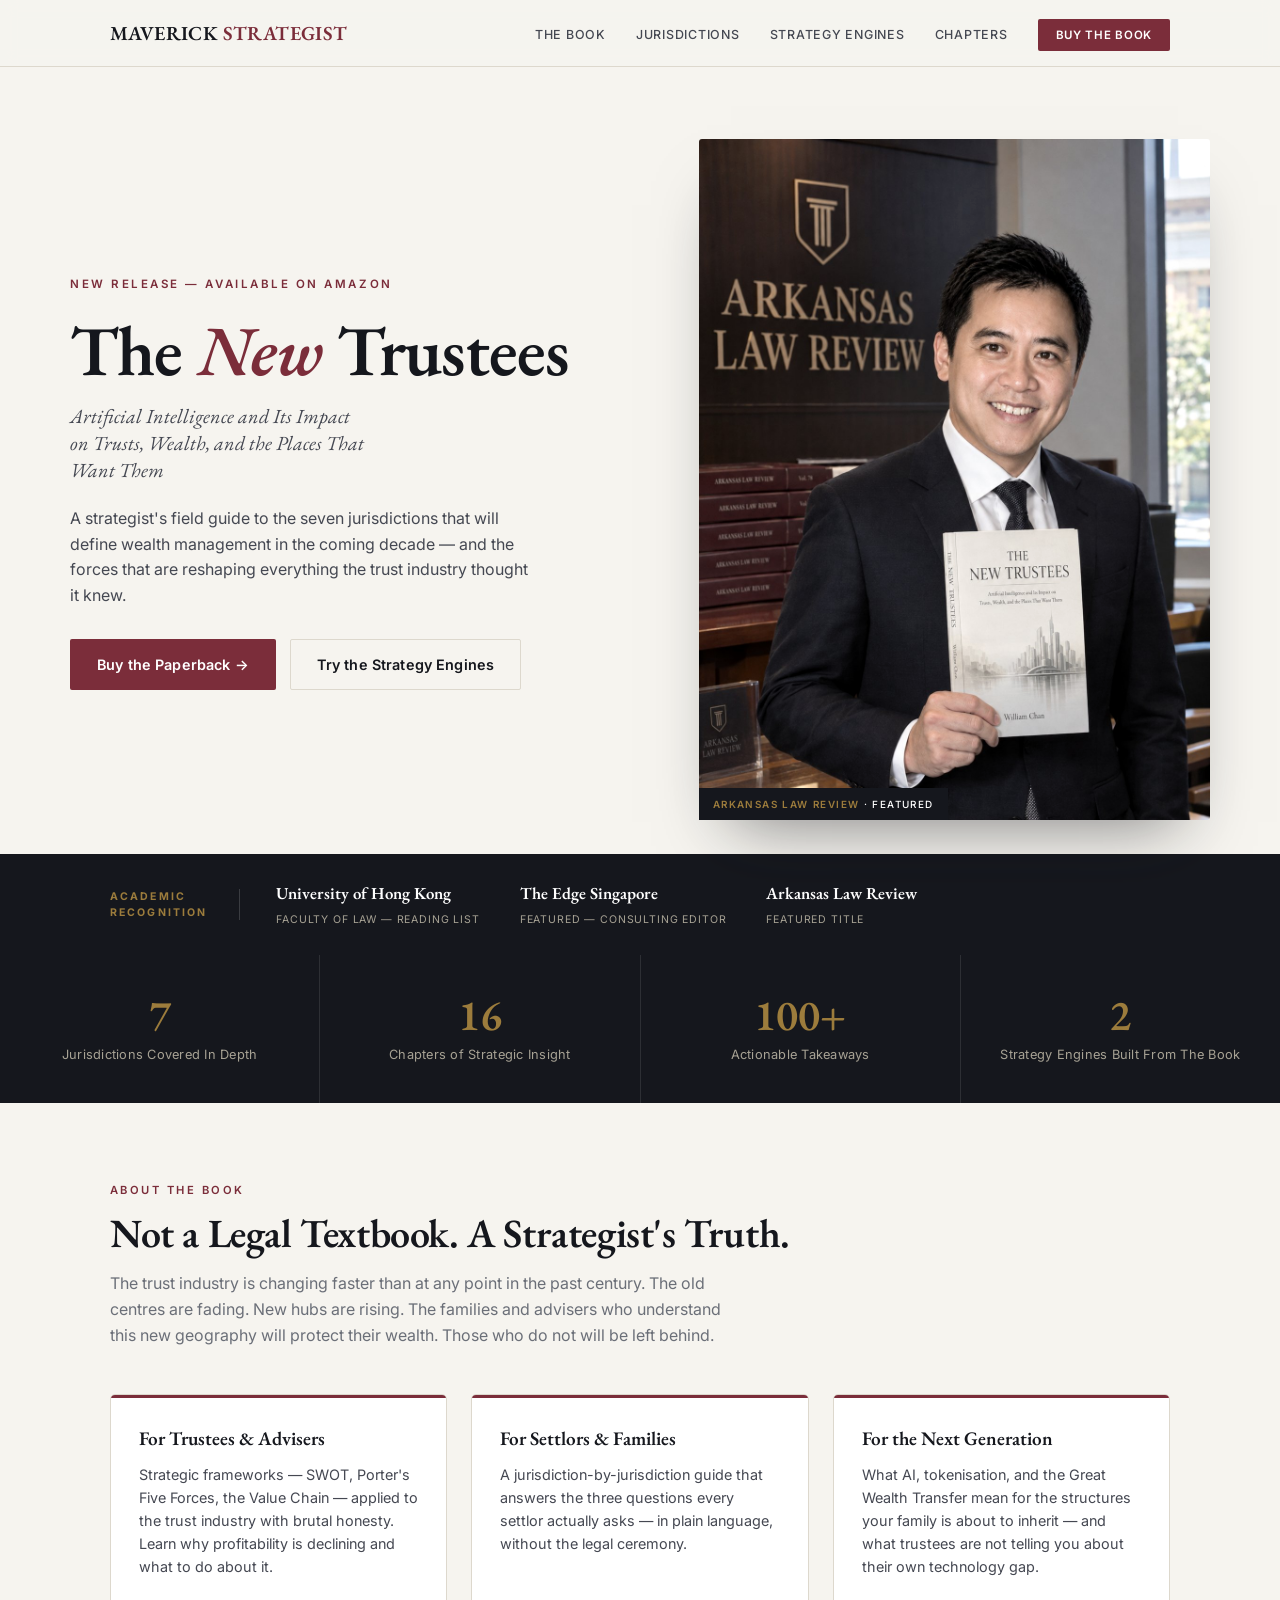
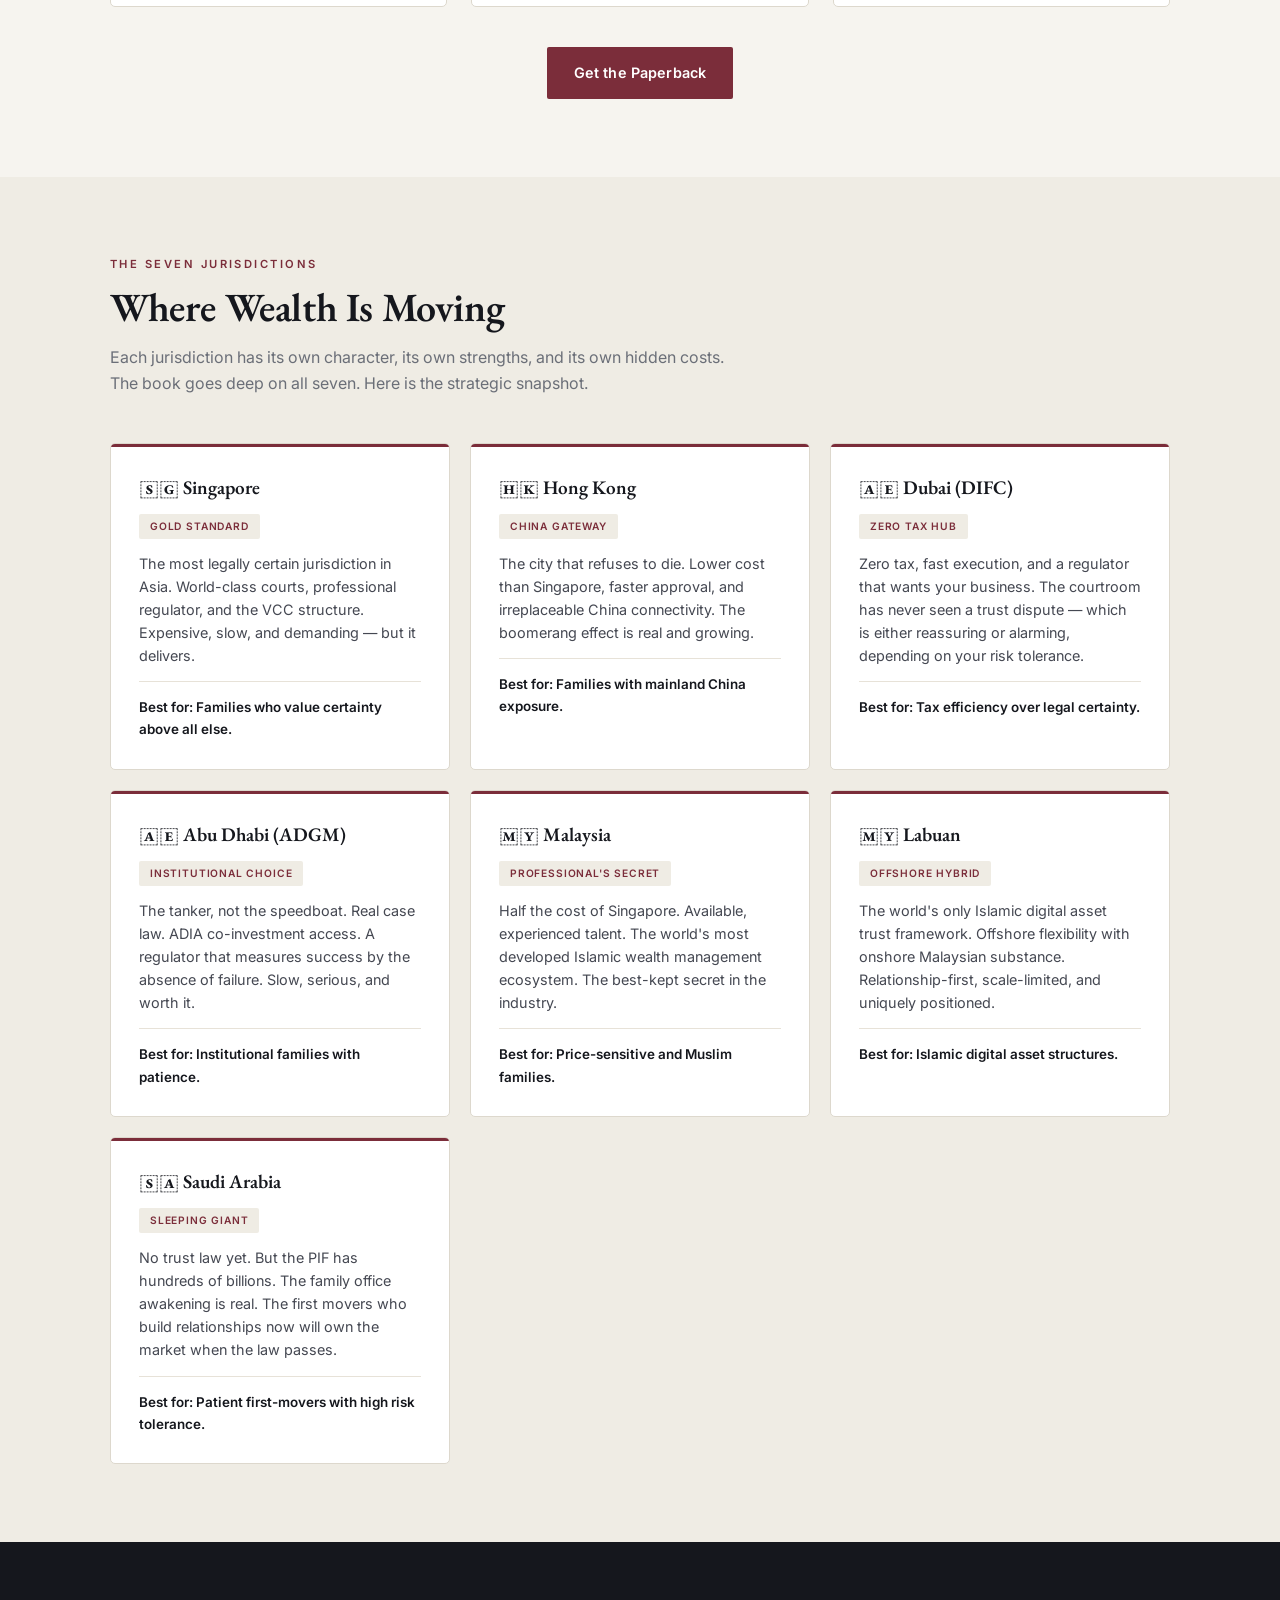
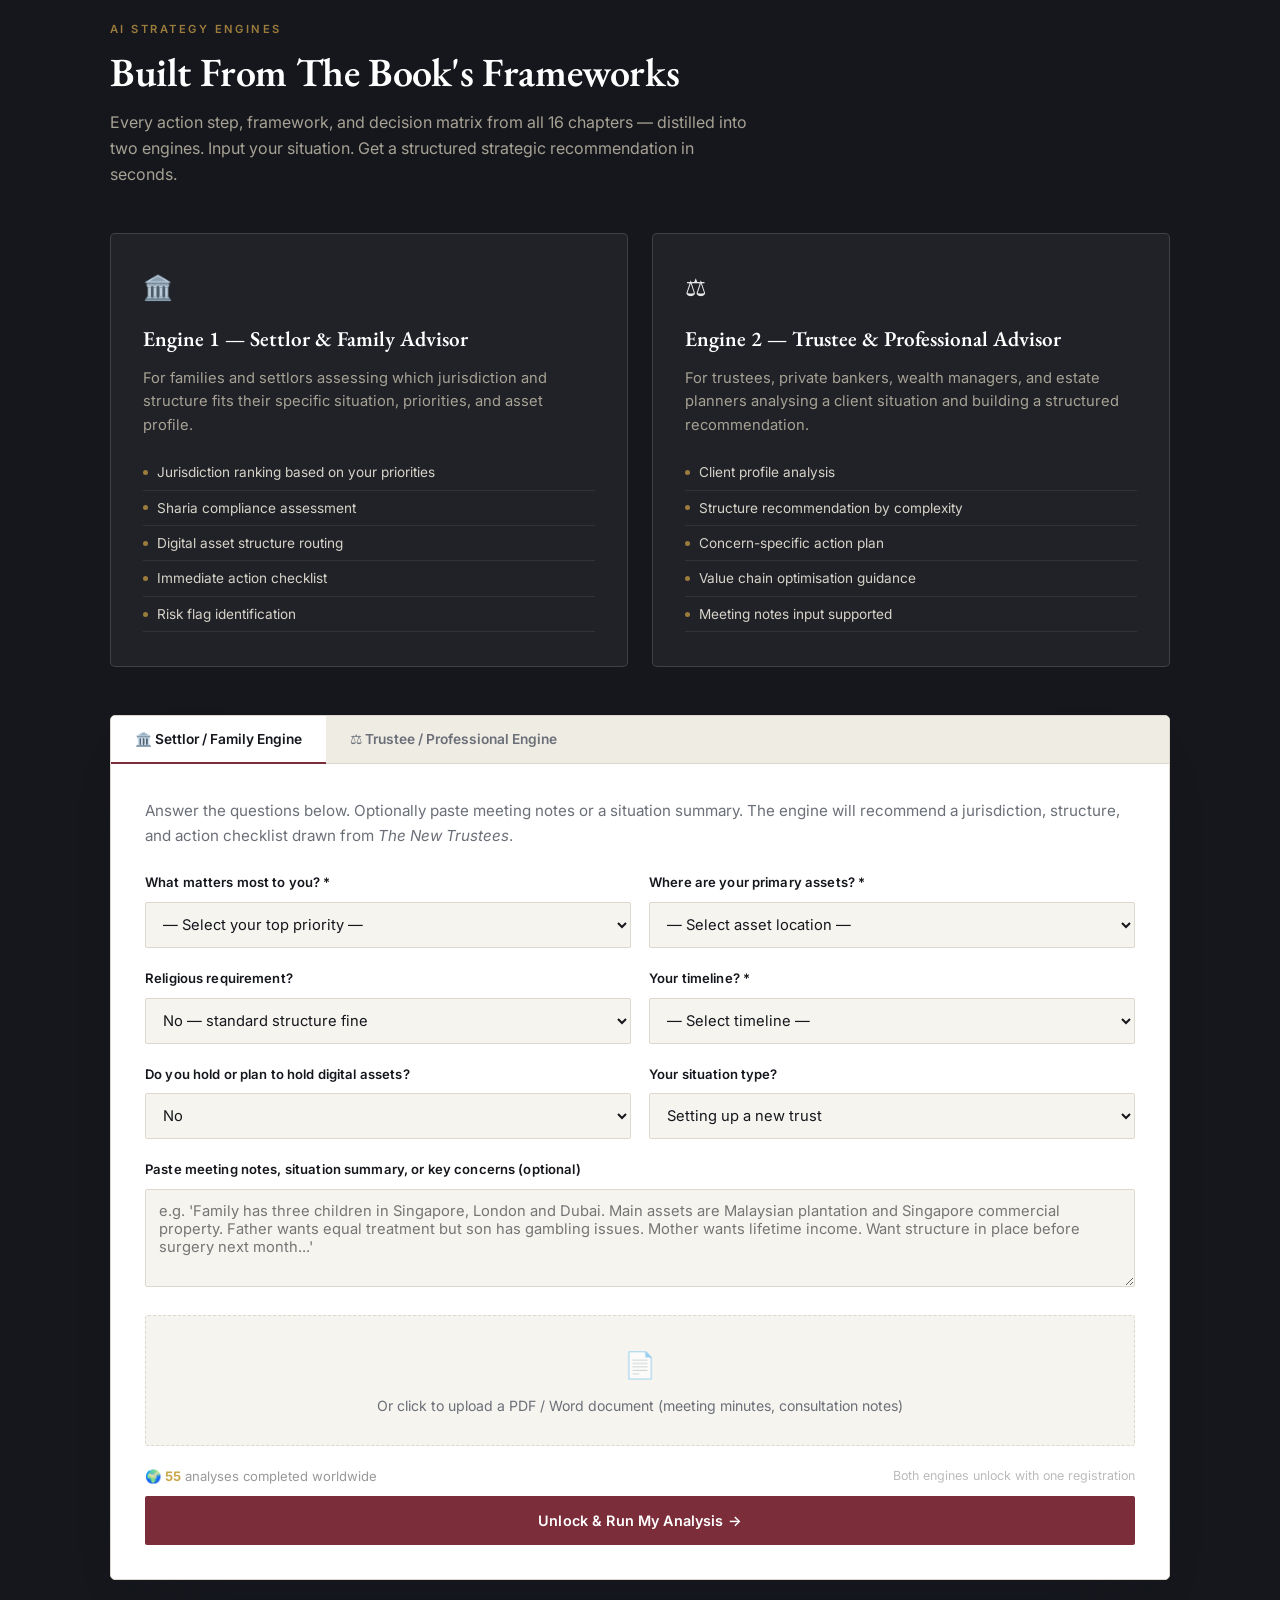
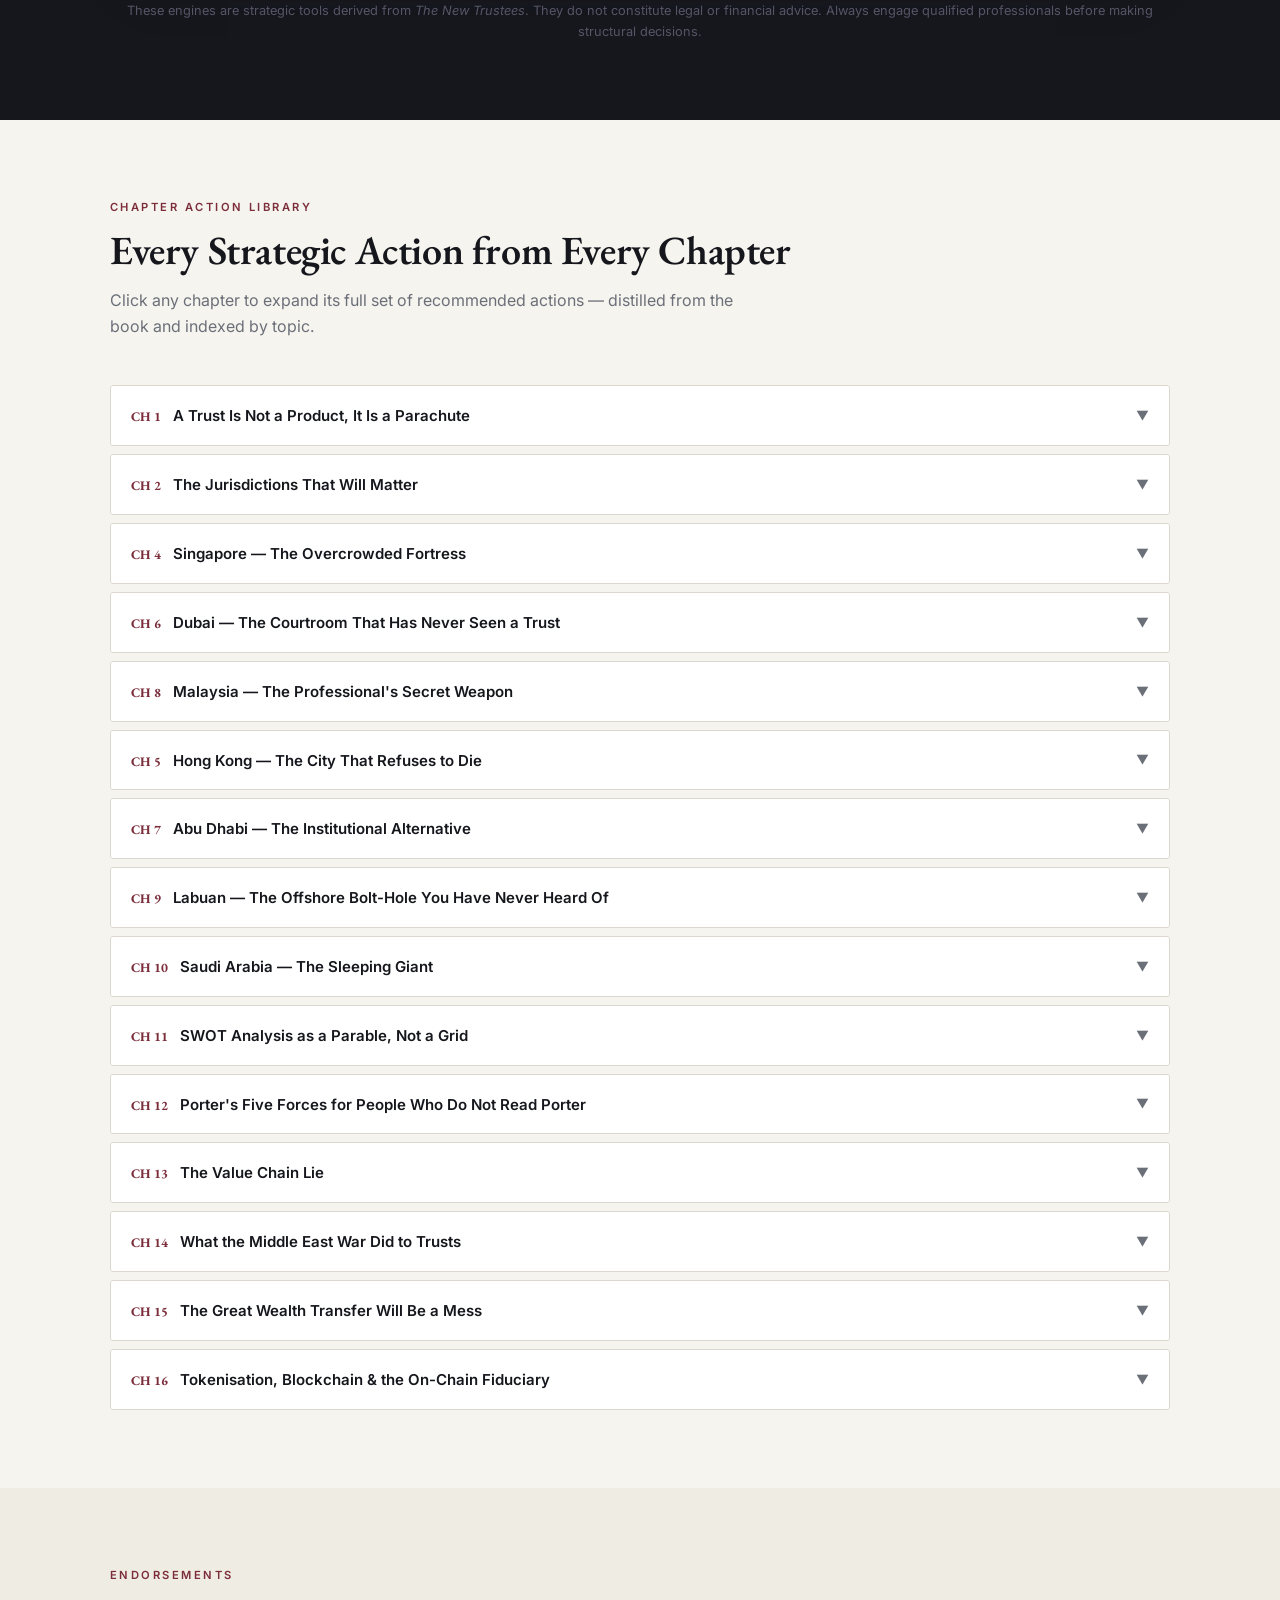
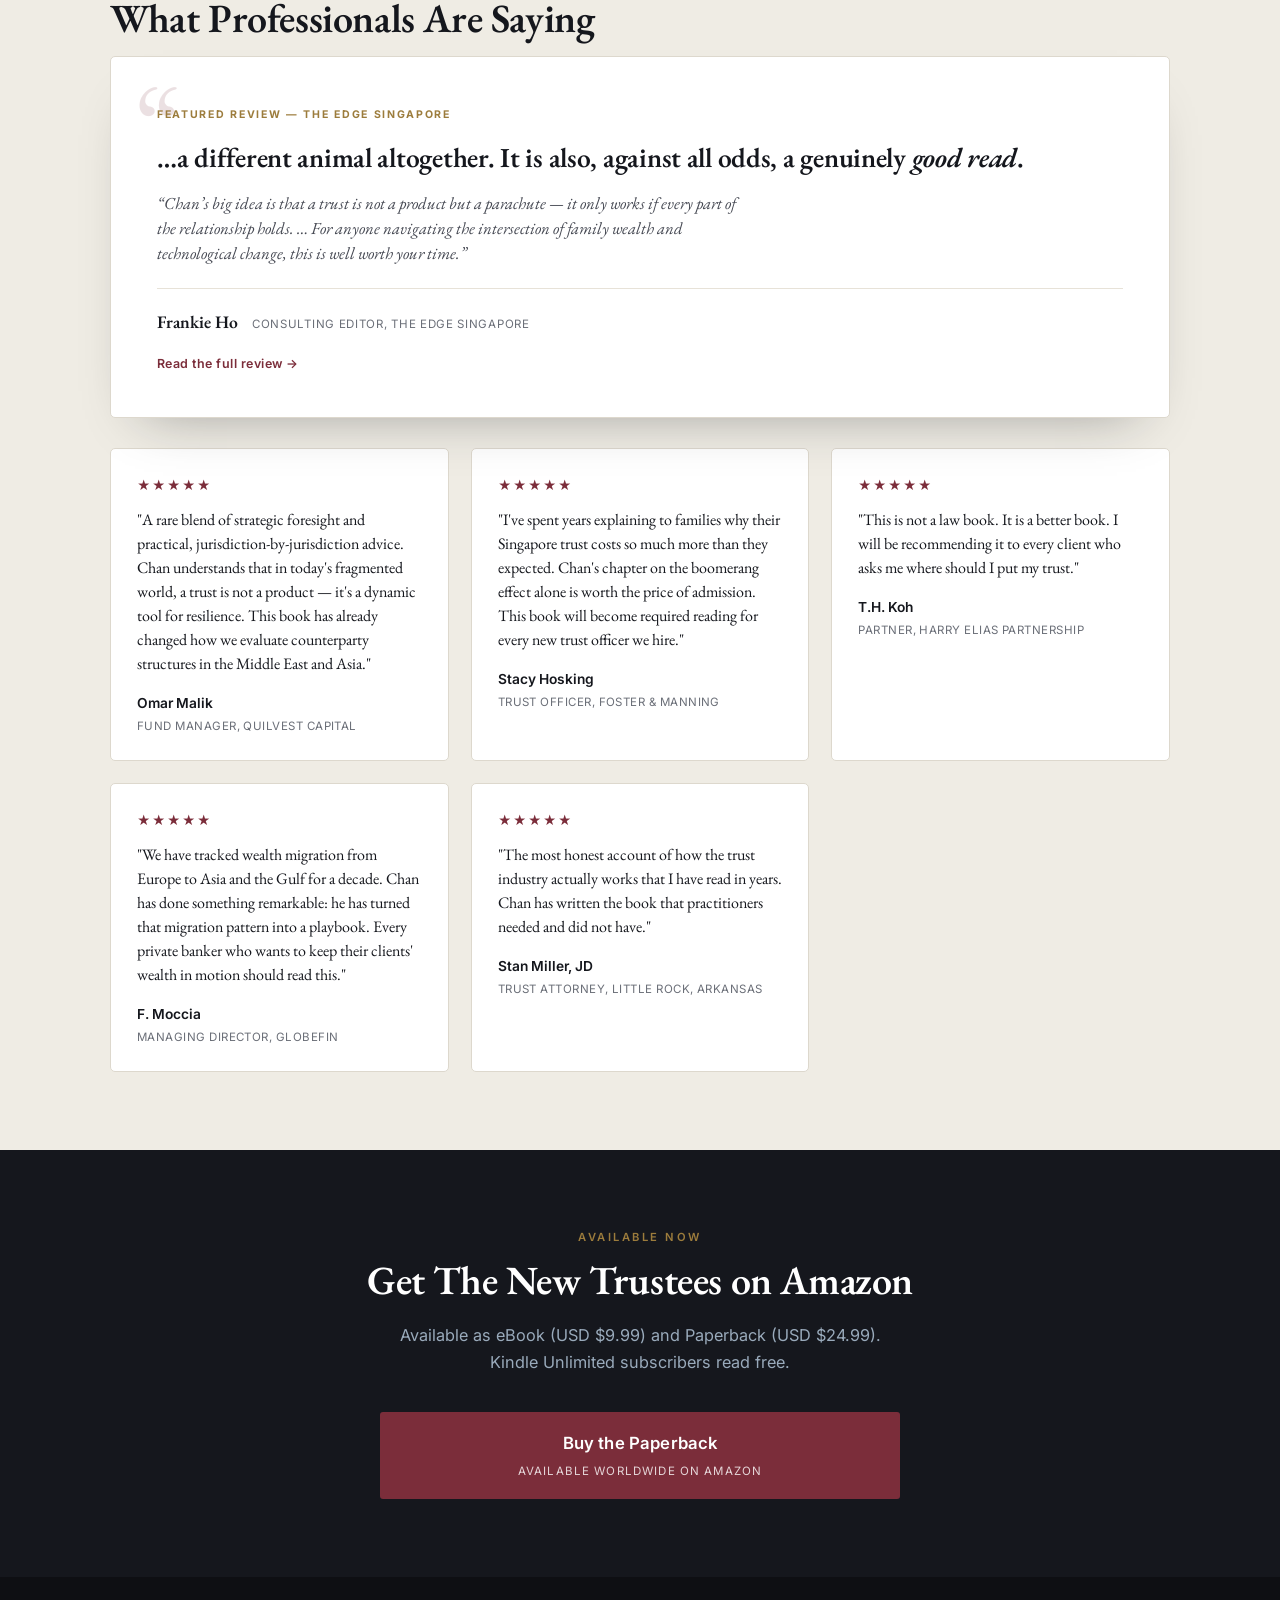
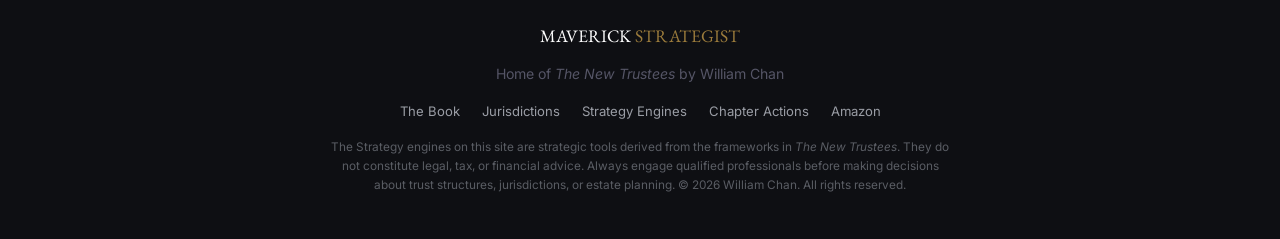
<file: new-trustees/index.html>
<!DOCTYPE html>
<html lang="en">
<head>
  <meta charset="UTF-8" />
  <meta name="viewport" content="width=device-width, initial-scale=1.0" />
  <title>Maverick Strategist | The New Trustees</title>
  <meta name="description" content="The definitive strategic guide to trust structures across Singapore, Hong Kong, Dubai, Abu Dhabi, Malaysia, and the Gulf. By William Chan." />
  <meta property="og:title" content="Maverick Strategist — The New Trustees" />
  <meta property="og:description" content="Where wealth is moving and who controls it next. A strategist's guide to the jurisdictions, tools, and forces reshaping global trust structures." />
  <meta property="og:type" content="website" />
  <link rel="preconnect" href="https://fonts.googleapis.com">
<link rel="preconnect" href="https://fonts.gstatic.com" crossorigin>
<link href="https://fonts.googleapis.com/css2?family=EB+Garamond:ital,wght@0,400;0,500;0,600;1,400&family=Inter:wght@400;500;600;700&display=swap" rel="stylesheet">
<style>
/* ============ THE NEW TRUSTEES — modern editorial re-skin ============ */
:root{
  --ink:#15171d; --ink-soft:#454852; --paper:#f6f4ef; --paper2:#efece4;
  --claret:#7b2d3a; --claret-deep:#5f212c; --gold:#9c7c3c;
  --line:#ddd8cd; --line-soft:#e7e2d8; --white:#fff; --muted:#6b6f78;
  --radius:5px; --shadow:0 26px 54px -34px rgba(21,23,29,.42);
  --serif:'EB Garamond','EBG',Georgia,'Times New Roman',serif;
  --sans:'Inter','Segoe UI',system-ui,-apple-system,sans-serif;
}
*,*::before,*::after{box-sizing:border-box;margin:0;padding:0;}
html{scroll-behavior:smooth;}
body{font-family:var(--sans);color:var(--ink);background:var(--paper);line-height:1.65;font-size:16px;-webkit-font-smoothing:antialiased;}
a{color:var(--claret);text-decoration:none;}
a:hover{text-decoration:underline;}
img{max-width:100%;display:block;}
.container{max-width:1140px;margin:0 auto;padding:0 40px;}
em{font-style:italic;}

/* NAV */
nav{background:rgba(246,244,239,.9);backdrop-filter:blur(8px);position:sticky;top:0;z-index:100;border-bottom:1px solid var(--line);}
.nav-inner{display:flex;align-items:center;justify-content:space-between;padding:0 40px;height:66px;max-width:1140px;margin:0 auto;}
.nav-brand{font-family:var(--serif);font-size:1.24rem;font-weight:600;color:var(--ink);letter-spacing:.02em;}
.nav-brand span{color:var(--claret);}
.nav-links{display:flex;gap:30px;list-style:none;align-items:center;}
.nav-links a{color:var(--ink-soft);font-size:.78rem;letter-spacing:.06em;text-transform:uppercase;font-weight:500;transition:color .2s;}
.nav-links a:hover{color:var(--claret);text-decoration:none;}
.nav-cta{background:var(--claret);color:#fff !important;padding:9px 18px;border-radius:2px;font-weight:600 !important;font-size:.72rem !important;}
.nav-cta:hover{background:var(--claret-deep);}

/* HERO */
.hero{background:var(--paper);padding:72px 40px 34px;}
.hero-inner{max-width:1140px;margin:0 auto;display:grid;grid-template-columns:1.05fr .95fr;gap:64px;align-items:center;}
.hero-tag{display:inline-block;font-size:.72rem;letter-spacing:.22em;text-transform:uppercase;color:var(--claret);font-weight:600;margin-bottom:22px;}
.hero h1{font-family:var(--serif);font-size:4.4rem;line-height:.98;letter-spacing:-.015em;margin-bottom:18px;color:var(--ink);font-weight:600;}
.hero h1 span{color:var(--claret);font-style:italic;}
.hero-sub{font-family:var(--serif);font-style:italic;font-size:1.25rem;line-height:1.35;color:var(--ink-soft);margin-bottom:22px;max-width:30ch;}
.hero-desc{font-size:1rem;color:var(--ink-soft);max-width:46ch;margin-bottom:30px;line-height:1.6;}
.hero-btns{display:flex;gap:14px;flex-wrap:wrap;}
.hero-photo{width:100%;border-radius:3px;filter:grayscale(10%) contrast(1.02);box-shadow:0 34px 66px -32px rgba(21,23,29,.55);}
.hero-photo-wrap{position:relative;}
.hero-photo-cap{position:absolute;left:0;bottom:0;background:var(--ink);color:#fff;font-size:.62rem;letter-spacing:.14em;text-transform:uppercase;padding:8px 14px;font-weight:500;}
.hero-photo-cap b{color:var(--gold);font-weight:600;}

/* BUTTONS */
.btn{display:inline-block;padding:13px 26px;border-radius:2px;font-weight:600;font-size:.9rem;letter-spacing:.01em;cursor:pointer;border:1px solid transparent;transition:all .18s;text-decoration:none;font-family:var(--sans);}
.btn-gold{background:var(--claret);color:#fff;}
.btn-gold:hover{background:var(--claret-deep);color:#fff;text-decoration:none;}
.btn-outline{background:transparent;color:var(--ink);border-color:var(--line);}
.btn-outline:hover{border-color:var(--ink);color:var(--ink);text-decoration:none;}
.btn-primary{background:var(--claret);color:#fff;}
.btn-primary:hover{background:var(--claret-deep);color:#fff;text-decoration:none;}
.btn-full{width:100%;text-align:center;}

/* RECOGNITION BAND */
.rec{background:var(--ink);color:#fff;}
.rec-in{max-width:1140px;margin:0 auto;padding:26px 40px;display:flex;align-items:center;gap:36px;flex-wrap:wrap;}
.rec-label{font-size:.66rem;letter-spacing:.2em;text-transform:uppercase;color:var(--gold);font-weight:700;flex:0 0 auto;border-right:1px solid rgba(255,255,255,.16);padding-right:32px;line-height:1.5;}
.rec-items{display:flex;gap:40px;flex-wrap:wrap;flex:1;}
.rec-item{display:flex;flex-direction:column;gap:3px;}
.rec-item .k{font-family:var(--serif);font-size:1.05rem;color:#fff;font-weight:600;}
.rec-item .v{font-size:.66rem;letter-spacing:.08em;text-transform:uppercase;color:#a7a294;}

/* SECTIONS */
.section{padding:78px 40px;}
.section-light{background:var(--paper2);}
.section-dark{background:var(--ink);color:#fff;}
.section-mid{background:var(--ink);color:#fff;}
.section-label{font-size:.7rem;letter-spacing:.22em;text-transform:uppercase;color:var(--claret);font-weight:600;margin-bottom:12px;}
.section-title{font-family:var(--serif);font-size:2.5rem;margin-bottom:16px;line-height:1.1;letter-spacing:-.01em;font-weight:600;}
.section-title.light{color:#fff;}
.section-desc{color:var(--muted);max-width:640px;margin-bottom:46px;font-size:1rem;line-height:1.6;}
.section-desc.light{color:#a7a294;}

/* JURISDICTION + BOOK CARDS */
.j-grid{display:grid;grid-template-columns:repeat(auto-fill,minmax(300px,1fr));gap:20px;}
.j-card{background:#fff;border:1px solid var(--line);border-radius:var(--radius);padding:28px;transition:transform .2s,box-shadow .2s;position:relative;overflow:hidden;}
.j-card::before{content:'';position:absolute;top:0;left:0;right:0;height:3px;background:var(--claret);}
.j-card:hover{transform:translateY(-4px);box-shadow:0 18px 40px -26px rgba(21,23,29,.4);}
.j-card h3{font-family:var(--serif);font-size:1.2rem;font-weight:600;margin-bottom:8px;color:var(--ink);}
.j-tag{display:inline-block;font-size:.64rem;letter-spacing:.08em;text-transform:uppercase;background:var(--paper2);color:var(--claret);padding:4px 11px;border-radius:2px;margin-bottom:13px;font-weight:600;}
.j-card p{font-size:.9rem;color:var(--ink-soft);line-height:1.6;}
.j-verdict{margin-top:14px;padding-top:14px;border-top:1px solid var(--line-soft);font-size:.84rem;font-weight:600;color:var(--ink);}

/* ENGINES */
.engines-grid{display:grid;grid-template-columns:1fr 1fr;gap:24px;}
.engine-card{background:rgba(255,255,255,.05);border:1px solid rgba(255,255,255,.14);border-radius:var(--radius);padding:34px 32px;transition:border-color .2s;}
.engine-card:hover{border-color:var(--gold);}
.engine-icon{font-size:1.5rem;margin-bottom:14px;opacity:.9;}
.engine-card h3{font-family:var(--serif);font-size:1.32rem;color:#fff;margin-bottom:10px;font-weight:600;}
.engine-card p{color:#a7a294;font-size:.92rem;margin-bottom:18px;line-height:1.6;}
.engine-features{list-style:none;}
.engine-features li{color:#d7d3c8;font-size:.85rem;padding:6px 0;border-bottom:1px solid rgba(255,255,255,.08);display:flex;align-items:center;gap:9px;}
.engine-features li::before{content:'';width:5px;height:5px;background:var(--gold);border-radius:50%;flex:0 0 auto;}

.engine-interface{background:#fff;border-radius:var(--radius);box-shadow:var(--shadow);overflow:hidden;border:1px solid var(--line);}
.engine-tabs{display:flex;border-bottom:1px solid var(--line);background:var(--paper2);}
.engine-tab{padding:15px 24px;font-weight:600;font-size:.86rem;cursor:pointer;border:none;background:transparent;color:var(--muted);transition:all .2s;border-bottom:2px solid transparent;margin-bottom:-1px;font-family:var(--sans);}
.engine-tab.active{color:var(--ink);border-bottom-color:var(--claret);background:#fff;}
.engine-tab:hover{color:var(--ink);}
.engine-panel{display:none;padding:34px;}
.engine-panel.active{display:block;}

.input-group{margin-bottom:20px;}
.input-group label{display:block;font-weight:600;font-size:.82rem;color:var(--ink);margin-bottom:8px;letter-spacing:.01em;}
.input-group select,.input-group input,.input-group textarea{width:100%;padding:12px 13px;border:1px solid var(--line);border-radius:2px;font-family:var(--sans);font-size:.92rem;color:var(--ink);background:var(--paper);transition:border-color .2s,background .2s;resize:vertical;}
.input-group select:focus,.input-group input:focus,.input-group textarea:focus{outline:none;border-color:var(--claret);background:#fff;}
.input-row{display:grid;grid-template-columns:1fr 1fr;gap:18px;}

.engine-output{background:var(--paper2);border-radius:3px;padding:28px 30px;margin-top:22px;display:none;border-left:3px solid var(--claret);}
.engine-output.visible{display:block;}
.engine-output h4{font-family:var(--serif);font-size:1.4rem;color:var(--ink);margin-bottom:16px;font-weight:600;}
.output-section{margin-bottom:16px;}
.output-section h5{font-size:.7rem;text-transform:uppercase;letter-spacing:.12em;color:var(--claret);font-weight:700;margin-bottom:6px;}
.output-section p,.output-section li{font-size:.9rem;color:var(--ink);line-height:1.6;}
.output-section ul{padding-left:18px;margin-top:4px;}
.output-tag{display:inline-block;padding:4px 11px;border-radius:2px;font-size:.72rem;font-weight:700;margin:3px 4px 3px 0;}
.tag-green{background:#e7efe6;color:#2f5d34;}
.tag-amber{background:#f6ecdb;color:#8a5a1e;}
.tag-red{background:#f3e2e2;color:var(--claret-deep);}

.upload-zone{border:1px dashed var(--line);border-radius:3px;padding:28px;text-align:center;cursor:pointer;transition:border-color .2s,background .2s;background:var(--paper);}
.upload-zone:hover{border-color:var(--claret);background:#fff;}
.upload-zone p{color:var(--muted);font-size:.88rem;margin-top:8px;}
.upload-icon{font-size:1.6rem;opacity:.7;}

/* ENDORSEMENTS */
.feat{margin-bottom:30px;background:#fff;border:1px solid var(--line);border-radius:5px;padding:42px 46px;position:relative;box-shadow:var(--shadow);}
.feat::before{content:'\201C';position:absolute;top:12px;left:24px;font-family:var(--serif);font-size:110px;line-height:1;color:var(--claret);opacity:.14;}
.feat-edge{display:inline-block;font-size:.66rem;letter-spacing:.16em;text-transform:uppercase;color:var(--gold);font-weight:700;margin-bottom:16px;position:relative;}
.feat-lead{font-family:var(--serif);font-size:1.72rem;line-height:1.28;color:var(--ink);font-weight:600;letter-spacing:-.01em;}
.feat-lead em{font-style:italic;}
.feat-line{font-family:var(--serif);font-style:italic;font-size:1.05rem;line-height:1.5;color:var(--ink-soft);margin-top:16px;max-width:74ch;}
.feat-attr{margin-top:22px;padding-top:18px;border-top:1px solid var(--line-soft);display:flex;align-items:baseline;gap:14px;flex-wrap:wrap;}
.feat-name{font-family:var(--serif);font-size:1.1rem;font-weight:600;color:var(--ink);}
.feat-role{font-size:.72rem;letter-spacing:.06em;text-transform:uppercase;color:var(--muted);}
.feat-more{margin-top:18px;}
.feat-more summary{cursor:pointer;font-size:.78rem;font-weight:600;letter-spacing:.04em;color:var(--claret);list-style:none;}
.feat-more summary::-webkit-details-marker{display:none;}
.feat-more summary::after{content:' \2192';}
.feat-more[open] summary::after{content:' \2193';}
.feat-full{margin-top:16px;}
.feat-full p{font-size:.9rem;line-height:1.62;color:var(--ink-soft);margin-bottom:12px;}

.testi-grid{display:grid;grid-template-columns:repeat(3,1fr);gap:22px;}
.testi-card{background:#fff;border:1px solid var(--line);border-radius:var(--radius);padding:26px 26px 24px;}
.testi-stars{color:var(--claret);font-size:.8rem;letter-spacing:2px;margin-bottom:12px;}
.testi-text{font-family:var(--serif);font-size:1rem;color:var(--ink);line-height:1.5;font-style:normal;margin-bottom:16px;}
.testi-author{font-weight:600;font-size:.86rem;color:var(--ink);}
.testi-role{font-size:.72rem;letter-spacing:.04em;text-transform:uppercase;color:var(--muted);margin-top:2px;}

/* CHAPTERS ACCORDION */
.chapter-list{display:flex;flex-direction:column;gap:8px;}
.chapter-item{border:1px solid var(--line);border-radius:3px;overflow:hidden;background:#fff;}
.chapter-header{display:flex;align-items:center;justify-content:space-between;padding:16px 20px;background:#fff;cursor:pointer;transition:background .2s;}
.chapter-header:hover{background:var(--paper2);}
.chapter-num{color:var(--claret);font-weight:700;font-size:.82rem;margin-right:12px;font-family:var(--serif);}
.chapter-title{font-weight:600;font-size:.94rem;color:var(--ink);}
.chapter-arrow{color:var(--muted);transition:transform .2s;font-size:.8rem;}
.chapter-item.open .chapter-arrow{transform:rotate(180deg);}
.chapter-body{display:none;padding:0 20px 20px;background:var(--paper2);}
.chapter-item.open .chapter-body{display:block;}
.chapter-body p{font-size:.9rem;color:var(--ink-soft);margin-bottom:12px;padding-top:14px;}
.chapter-actions{display:flex;flex-direction:column;gap:6px;}
.chapter-action{display:flex;align-items:flex-start;gap:9px;font-size:.86rem;color:var(--ink);padding:7px 0;border-bottom:1px solid var(--line-soft);}
.chapter-action:last-child{border-bottom:none;}
.action-arrow{color:var(--claret);font-weight:bold;flex-shrink:0;}

/* STATS */
.stats-bar{display:grid;grid-template-columns:repeat(4,1fr);gap:1px;background:rgba(255,255,255,.1);}
.stat-item{padding:38px 20px;text-align:center;background:var(--ink);}
.stat-num{font-family:var(--serif);font-size:2.7rem;font-weight:600;color:var(--gold);display:block;line-height:1;}
.stat-label{font-size:.8rem;color:#a7a294;margin-top:8px;letter-spacing:.02em;}

/* BUY BLOCK */
.buy-wrap{max-width:520px;margin:0 auto;}
.buy-primary{display:block;background:var(--claret);color:#fff;text-align:center;padding:18px;border-radius:3px;font-weight:600;font-size:1.05rem;letter-spacing:.01em;}
.buy-primary:hover{background:var(--claret-deep);color:#fff;text-decoration:none;}
.buy-primary small{display:block;font-weight:400;font-size:.72rem;letter-spacing:.1em;text-transform:uppercase;opacity:.8;margin-top:4px;}
.buy-alt{display:flex;gap:10px;justify-content:center;margin-top:14px;flex-wrap:wrap;}
.buy-alt a{font-size:.82rem;color:#c9c4b8;border:1px solid rgba(255,255,255,.2);padding:9px 16px;border-radius:2px;}
.buy-alt a:hover{color:#fff;border-color:#fff;text-decoration:none;}
.buy-elsewhere{margin-top:18px;font-size:.74rem;letter-spacing:.06em;text-transform:uppercase;color:#8a8578;}
.buy-elsewhere a{color:var(--gold);margin:0 6px;}

/* FOOTER */
footer{background:#0e0f13;color:#7a7d85;padding:44px 40px;text-align:center;}
footer a{color:var(--gold);}
.footer-inner{max-width:1140px;margin:0 auto;}
.footer-brand{font-family:var(--serif);font-size:1.1rem;color:#fff;margin-bottom:12px;}
.footer-brand span{color:var(--gold);}
.footer-links{display:flex;gap:22px;justify-content:center;margin:16px 0;flex-wrap:wrap;}
.footer-links a{font-size:.82rem;color:#9a9da5;}
.footer-disc{font-size:.74rem;color:#5a5d64;max-width:620px;margin:16px auto 0;line-height:1.6;}

/* SPINNER */
.spinner{display:inline-block;width:18px;height:18px;border:3px solid rgba(255,255,255,.4);border-top-color:#fff;border-radius:50%;animation:spin .8s linear infinite;vertical-align:middle;margin-right:8px;}
@keyframes spin{to{transform:rotate(360deg);}}

/* RESPONSIVE */
@media (max-width:900px){
  .hero-inner{grid-template-columns:1fr;gap:36px;}
  .hero h1{font-size:3rem;}
  .engines-grid{grid-template-columns:1fr;}
  .testi-grid{grid-template-columns:1fr;}
  .stats-bar{grid-template-columns:1fr 1fr;}
  .input-row{grid-template-columns:1fr;}
  .rec-in{gap:20px;}
  .rec-label{border-right:none;padding-right:0;}
}
@media (max-width:600px){
  .nav-links{display:none;}
  .section{padding:52px 20px;}
  .container{padding:0 20px;}
  .hero{padding:44px 20px 20px;}
  .stats-bar{grid-template-columns:1fr 1fr;}
  .feat{padding:30px 24px;}
}

/* Mobile fix: stack hard-coded inline multi-column grids so cards don't clip */
@media (max-width:768px){
  [style*="grid-template-columns"]{grid-template-columns:1fr !important;}
}
</style>
</head>
<body>

<!-- ── NAV ──────────────────────────────────────────────────────────────────── -->
<nav>
  <div class="nav-inner">
    <div class="nav-brand">MAVERICK <span>STRATEGIST</span></div>
    <ul class="nav-links">
      <li><a href="#book">The Book</a></li>
      <li><a href="#jurisdictions">Jurisdictions</a></li>
      <li><a href="#engines">Strategy Engines</a></li>
      <li><a href="#chapters">Chapters</a></li>
      <li><a href="https://www.amazon.com/dp/B0GZN2Z3V6" target="_blank" class="nav-cta">Buy the Book</a></li>
    </ul>
  </div>
</nav>

<!-- ── HERO ──────────────────────────────────────────────────────────────────── -->
<section class="hero" id="home">
  <div class="hero-inner">
    <div>
      <div class="hero-tag">New Release — Available on Amazon</div>
      <h1>The <span>New</span> Trustees</h1>
      <p class="hero-sub">Artificial Intelligence and Its Impact on Trusts, Wealth, and the Places That Want Them</p>
      <p class="hero-desc">
        A strategist's field guide to the seven jurisdictions that will define wealth management in the coming decade — and the forces that are reshaping everything the trust industry thought it knew.
      </p>
      <div class="hero-btns">
        <a href="https://www.amazon.com/dp/B0GZN2Z3V6" target="_blank" class="btn btn-gold">Buy the Paperback →</a>
        <a href="#engines" class="btn btn-outline">Try the Strategy Engines</a>
      </div>
    </div>
    <div class="hero-photo-wrap">
<img class="hero-photo" src="[data-uri]" alt="William Chan holding The New Trustees at the Arkansas Law Review">
<div class="hero-photo-cap"><b>Arkansas Law Review</b> &middot; Featured</div>
</div>
</div>
</section>
<div class="rec">
<div class="rec-in">
<div class="rec-label">Academic<br>Recognition</div>
<div class="rec-items">
<div class="rec-item"><span class="k">University of Hong Kong</span><span class="v">Faculty of Law — Reading List</span></div>
<div class="rec-item"><span class="k">The Edge Singapore</span><span class="v">Featured — Consulting Editor</span></div>
<div class="rec-item"><span class="k">Arkansas Law Review</span><span class="v">Featured Title</span></div>
</div>
</div>
</div>

<!-- ── STATS ──────────────────────────────────────────────────────────────────── -->
<section class="section-dark">
  <div class="stats-bar">
    <div class="stat-item"><span class="stat-num">7</span><div class="stat-label">Jurisdictions Covered In Depth</div></div>
    <div class="stat-item"><span class="stat-num">16</span><div class="stat-label">Chapters of Strategic Insight</div></div>
    <div class="stat-item"><span class="stat-num">100+</span><div class="stat-label">Actionable Takeaways</div></div>
    <div class="stat-item"><span class="stat-num">2</span><div class="stat-label">Strategy Engines Built From The Book</div></div>
  </div>
</section>

<!-- ── BOOK SECTION ────────────────────────────────────────────────────────────── -->
<section class="section" id="book">
  <div class="container">
    <div class="section-label">About The Book</div>
    <h2 class="section-title">Not a Legal Textbook. A Strategist's Truth.</h2>
    <p class="section-desc">
      The trust industry is changing faster than at any point in the past century. The old centres are fading. New hubs are rising. The families and advisers who understand this new geography will protect their wealth. Those who do not will be left behind.
    </p>

    <div style="display:grid;grid-template-columns:1fr 1fr 1fr;gap:24px;margin-bottom:40px;">
      <div class="j-card">
        <h3>For Trustees &amp; Advisers</h3>
        <p>Strategic frameworks — SWOT, Porter's Five Forces, the Value Chain — applied to the trust industry with brutal honesty. Learn why profitability is declining and what to do about it.</p>
      </div>
      <div class="j-card">
        <h3>For Settlors &amp; Families</h3>
        <p>A jurisdiction-by-jurisdiction guide that answers the three questions every settlor actually asks — in plain language, without the legal ceremony.</p>
      </div>
      <div class="j-card">
        <h3>For the Next Generation</h3>
        <p>What AI, tokenisation, and the Great Wealth Transfer mean for the structures your family is about to inherit — and what trustees are not telling you about their own technology gap.</p>
      </div>
    </div>

    <div style="text-align:center;">
      <a href="https://www.amazon.com/dp/B0GZN2Z3V6" target="_blank" class="btn btn-gold">Get the Paperback</a>
    </div>
  </div>
</section>

<!-- ── JURISDICTIONS ───────────────────────────────────────────────────────────── -->
<section class="section section-light" id="jurisdictions">
  <div class="container">
    <div class="section-label">The Seven Jurisdictions</div>
    <h2 class="section-title">Where Wealth Is Moving</h2>
    <p class="section-desc">Each jurisdiction has its own character, its own strengths, and its own hidden costs. The book goes deep on all seven. Here is the strategic snapshot.</p>

    <div class="j-grid">

      <div class="j-card">
        <h3>🇸🇬 Singapore</h3>
        <span class="j-tag">Gold Standard</span>
        <p>The most legally certain jurisdiction in Asia. World-class courts, professional regulator, and the VCC structure. Expensive, slow, and demanding — but it delivers.</p>
        <div class="j-verdict">Best for: Families who value certainty above all else.</div>
      </div>

      <div class="j-card">
        <h3>🇭🇰 Hong Kong</h3>
        <span class="j-tag">China Gateway</span>
        <p>The city that refuses to die. Lower cost than Singapore, faster approval, and irreplaceable China connectivity. The boomerang effect is real and growing.</p>
        <div class="j-verdict">Best for: Families with mainland China exposure.</div>
      </div>

      <div class="j-card">
        <h3>🇦🇪 Dubai (DIFC)</h3>
        <span class="j-tag">Zero Tax Hub</span>
        <p>Zero tax, fast execution, and a regulator that wants your business. The courtroom has never seen a trust dispute — which is either reassuring or alarming, depending on your risk tolerance.</p>
        <div class="j-verdict">Best for: Tax efficiency over legal certainty.</div>
      </div>

      <div class="j-card">
        <h3>🇦🇪 Abu Dhabi (ADGM)</h3>
        <span class="j-tag">Institutional Choice</span>
        <p>The tanker, not the speedboat. Real case law. ADIA co-investment access. A regulator that measures success by the absence of failure. Slow, serious, and worth it.</p>
        <div class="j-verdict">Best for: Institutional families with patience.</div>
      </div>

      <div class="j-card">
        <h3>🇲🇾 Malaysia</h3>
        <span class="j-tag">Professional's Secret</span>
        <p>Half the cost of Singapore. Available, experienced talent. The world's most developed Islamic wealth management ecosystem. The best-kept secret in the industry.</p>
        <div class="j-verdict">Best for: Price-sensitive and Muslim families.</div>
      </div>

      <div class="j-card">
        <h3>🇲🇾 Labuan</h3>
        <span class="j-tag">Offshore Hybrid</span>
        <p>The world's only Islamic digital asset trust framework. Offshore flexibility with onshore Malaysian substance. Relationship-first, scale-limited, and uniquely positioned.</p>
        <div class="j-verdict">Best for: Islamic digital asset structures.</div>
      </div>

      <div class="j-card">
        <h3>🇸🇦 Saudi Arabia</h3>
        <span class="j-tag">Sleeping Giant</span>
        <p>No trust law yet. But the PIF has hundreds of billions. The family office awakening is real. The first movers who build relationships now will own the market when the law passes.</p>
        <div class="j-verdict">Best for: Patient first-movers with high risk tolerance.</div>
      </div>

    </div>
  </div>
</section>

<!-- ── AI ENGINES ──────────────────────────────────────────────────────────────── -->
<section class="section section-dark" id="engines">
  <div class="container">
    <div class="section-label" style="color:var(--gold)">AI Strategy Engines</div>
    <h2 class="section-title light">Built From The Book's Frameworks</h2>
    <p class="section-desc light">
      Every action step, framework, and decision matrix from all 16 chapters — distilled into two engines. Input your situation. Get a structured strategic recommendation in seconds.
    </p>

    <div class="engines-grid" style="margin-bottom:48px;">
      <div class="engine-card">
        <div class="engine-icon">🏛️</div>
        <h3>Engine 1 — Settlor &amp; Family Advisor</h3>
        <p>For families and settlors assessing which jurisdiction and structure fits their specific situation, priorities, and asset profile.</p>
        <ul class="engine-features">
          <li>Jurisdiction ranking based on your priorities</li>
          <li>Sharia compliance assessment</li>
          <li>Digital asset structure routing</li>
          <li>Immediate action checklist</li>
          <li>Risk flag identification</li>
        </ul>
      </div>
      <div class="engine-card">
        <div class="engine-icon">⚖️</div>
        <h3>Engine 2 — Trustee &amp; Professional Advisor</h3>
        <p>For trustees, private bankers, wealth managers, and estate planners analysing a client situation and building a structured recommendation.</p>
        <ul class="engine-features">
          <li>Client profile analysis</li>
          <li>Structure recommendation by complexity</li>
          <li>Concern-specific action plan</li>
          <li>Value chain optimisation guidance</li>
          <li>Meeting notes input supported</li>
        </ul>
      </div>
    </div>

    <!-- ENGINE INTERFACE -->
    <div class="engine-interface">
      <div class="engine-tabs">
        <button class="engine-tab active" data-tab="panel-settlor" onclick="switchTab('panel-settlor')">🏛️ Settlor / Family Engine</button>
        <button class="engine-tab" data-tab="panel-trustee" onclick="switchTab('panel-trustee')">⚖️ Trustee / Professional Engine</button>
      </div>

      <!-- SETTLOR PANEL -->
      <div class="engine-panel active" id="panel-settlor">
        <p style="color:var(--muted);margin-bottom:24px;font-size:0.95rem;">Answer the questions below. Optionally paste meeting notes or a situation summary. The engine will recommend a jurisdiction, structure, and action checklist drawn from <em>The New Trustees</em>.</p>

        <div class="input-row">
          <div class="input-group">
            <label>What matters most to you? *</label>
            <select id="s-priority">
              <option value="">— Select your top priority —</option>
              <option value="certainty">Legal Certainty — I need courts I can trust</option>
              <option value="tax">Tax Efficiency — I want to minimise tax legally</option>
              <option value="speed">Speed — I need this done fast</option>
              <option value="cost">Cost — I want the best value for money</option>
              <option value="reputation">Reputation — I need a clean, recognised jurisdiction</option>
            </select>
          </div>
          <div class="input-group">
            <label>Where are your primary assets? *</label>
            <select id="s-assets">
              <option value="">— Select asset location —</option>
              <option value="asia">Asia (general — Singapore, Malaysia, Indonesia)</option>
              <option value="china">China / Hong Kong linked</option>
              <option value="me">Middle East</option>
              <option value="europe">Europe / UK</option>
              <option value="us">United States</option>
              <option value="global">Global / Mixed</option>
              <option value="digital">Primarily Digital Assets / Crypto</option>
            </select>
          </div>
        </div>

        <div class="input-row">
          <div class="input-group">
            <label>Religious requirement?</label>
            <select id="s-religion">
              <option value="none">No — standard structure fine</option>
              <option value="muslim">Yes — Sharia compliance required</option>
            </select>
          </div>
          <div class="input-group">
            <label>Your timeline? *</label>
            <select id="s-timeline">
              <option value="">— Select timeline —</option>
              <option value="urgent">Urgent — weeks, not months</option>
              <option value="months">3–6 months</option>
              <option value="year">6–12 months</option>
              <option value="flexible">Flexible — quality over speed</option>
            </select>
          </div>
        </div>

        <div class="input-row">
          <div class="input-group">
            <label>Do you hold or plan to hold digital assets?</label>
            <select id="s-digital">
              <option value="no">No</option>
              <option value="yes">Yes — crypto, tokenised assets, or NFTs</option>
            </select>
          </div>
          <div class="input-group">
            <label>Your situation type?</label>
            <select id="s-situation">
              <option value="new">Setting up a new trust</option>
              <option value="review">Reviewing an existing structure</option>
              <option value="offshore">Moving from an offshore centre</option>
              <option value="conflict">Assets in a conflict-affected region</option>
              <option value="succession">Succession planning for next generation</option>
            </select>
          </div>
        </div>

        <div class="input-group">
          <label>Paste meeting notes, situation summary, or key concerns (optional)</label>
          <textarea id="s-notes" rows="4" placeholder="e.g. 'Family has three children in Singapore, London and Dubai. Main assets are Malaysian plantation and Singapore commercial property. Father wants equal treatment but son has gambling issues. Mother wants lifetime income. Want structure in place before surgery next month...'"></textarea>
        </div>

        <div class="upload-zone" id="s-upload-zone" onclick="handleUpload('s-file','s-upload-zone')">
          <div class="upload-icon">📄</div>
          <p>Or click to upload a PDF / Word document (meeting minutes, consultation notes)</p>
          <input type="file" id="s-file" accept=".pdf,.doc,.docx,.txt" style="display:none" />
        </div>

        <div style="display:flex;align-items:center;justify-content:space-between;margin-top:20px;margin-bottom:8px;">
          <span style="font-size:0.82rem;color:#999;">
            🌍 <strong id="engine-counter-1" style="color:#c9a84c;">55</strong> analyses completed worldwide
          </span>
          <span style="font-size:0.78rem;color:#bbb;">Both engines unlock with one registration</span>
        </div>
        <button class="btn btn-gold" id="s-btn" onclick="runSettlorEngine()" style="width:100%;padding:15px;">
          Unlock &amp; Run My Analysis →
        </button>

        <div class="engine-output" id="s-output"></div>
      </div>

      <!-- TRUSTEE PANEL -->
      <div class="engine-panel" id="panel-trustee">
        <p style="color:var(--muted);margin-bottom:24px;font-size:0.95rem;">For professional use. Input your client's profile and primary concern. The engine generates a structured recommendation drawn from the frameworks in <em>The New Trustees</em> — including jurisdiction, vehicle, structure type, and a prioritised action checklist.</p>

        <div class="input-row">
          <div class="input-group">
            <label>Client type? *</label>
            <select id="t-client">
              <option value="">— Select client type —</option>
              <option value="hnw">High Net Worth Individual / Family</option>
              <option value="uhnw">Ultra High Net Worth / Family Office</option>
              <option value="corporate">Corporate / Institutional</option>
              <option value="founder">Business Founder / Pre-Liquidity Event</option>
              <option value="beneficiary">Beneficiary (next generation)</option>
            </select>
          </div>
          <div class="input-group">
            <label>Primary asset profile? *</label>
            <select id="t-assets">
              <option value="">— Select asset type —</option>
              <option value="liquid">Liquid — equities, bonds, cash</option>
              <option value="re">Real estate — residential or commercial</option>
              <option value="business">Operating business / private equity</option>
              <option value="china">China-linked assets</option>
              <option value="me">Middle East assets / infrastructure</option>
              <option value="digital">Digital assets / tokenised holdings</option>
              <option value="mixed">Mixed / complex portfolio</option>
            </select>
          </div>
        </div>

        <div class="input-row">
          <div class="input-group">
            <label>Sharia compliance required?</label>
            <select id="t-religion">
              <option value="no">No</option>
              <option value="muslim">Yes — Islamic trust required</option>
            </select>
          </div>
          <div class="input-group">
            <label>Structure complexity? *</label>
            <select id="t-complexity">
              <option value="">— Select complexity level —</option>
              <option value="simple">Simple — single jurisdiction, standard assets</option>
              <option value="moderate">Moderate — holding company layer needed</option>
              <option value="complex">Complex — multi-jurisdictional, multiple beneficiary classes</option>
              <option value="ultra">Ultra — digital assets, tokenisation, or AI administration</option>
            </select>
          </div>
        </div>

        <div class="input-group">
          <label>Primary concern or risk to address?</label>
          <select id="t-concern">
            <option value="succession">Succession — preventing family disputes</option>
            <option value="tax">Tax — optimising structure efficiency</option>
            <option value="conflict">Geopolitical — assets in conflict-adjacent regions</option>
            <option value="divorce">Divorce / matrimonial protection</option>
            <option value="digital">Digital assets — tokenisation strategy</option>
            <option value="compliance">Compliance — AML, KYC, regulatory burden</option>
          </select>
        </div>

        <div class="input-group">
          <label>Paste consultation notes, meeting minutes, or client summary (optional)</label>
          <textarea id="t-notes" rows="5" placeholder="e.g. 'Client is a Malaysian Chinese family. Sold manufacturing business SGD 80M. Three children — one in UK (medical professional), two in KL. Father 68, concerned about eldest son's business decisions. Wife wants guaranteed income. Client has existing Singapore account. Son-in-law is not trusted by family. Current structure is BVI holdco set up 2015, never reviewed...'"></textarea>
        </div>

        <div class="upload-zone" id="t-upload-zone" onclick="handleUpload('t-file','t-upload-zone')">
          <div class="upload-icon">📋</div>
          <p>Or click to upload meeting minutes, consultation notes, or a recorded transcript</p>
          <input type="file" id="t-file" accept=".pdf,.doc,.docx,.txt,.mp3,.m4a" style="display:none" />
        </div>

        <div style="display:flex;align-items:center;justify-content:space-between;margin-top:20px;margin-bottom:8px;">
          <span style="font-size:0.82rem;color:#999;">
            🌍 <strong id="engine-counter-2" style="color:#c9a84c;">55</strong> analyses completed worldwide
          </span>
          <span style="font-size:0.78rem;color:#bbb;">Registration unlocks both engines</span>
        </div>
        <button class="btn btn-primary" id="t-btn" onclick="runTrusteeEngine()" style="width:100%;padding:15px;background:var(--navy);color:white;">
          Unlock &amp; Generate Recommendation →
        </button>

        <div class="engine-output" id="t-output"></div>
      </div>
    </div>

    <p style="color:#556;font-size:0.8rem;text-align:center;margin-top:20px;">
      These engines are strategic tools derived from <em>The New Trustees</em>. They do not constitute legal or financial advice. Always engage qualified professionals before making structural decisions.
    </p>
  </div>
</section>

<!-- ── CHAPTER ACTIONS ─────────────────────────────────────────────────────────── -->
<section class="section" id="chapters">
  <div class="container">
    <div class="section-label">Chapter Action Library</div>
    <h2 class="section-title">Every Strategic Action from Every Chapter</h2>
    <p class="section-desc">Click any chapter to expand its full set of recommended actions — distilled from the book and indexed by topic.</p>

    <div class="chapter-list">

      <div class="chapter-item">
        <div class="chapter-header" onclick="toggleChapter(this)">
          <div><span class="chapter-num">CH 1</span><span class="chapter-title">A Trust Is Not a Product, It Is a Parachute</span></div>
          <span class="chapter-arrow">▼</span>
        </div>
        <div class="chapter-body">
          <p>The three questions every settlor actually asks — and why getting the human relationship right matters more than the legal drafting.</p>
          <div class="chapter-actions">
            <div class="chapter-action"><span class="action-arrow">→</span>Write down the family's three core concerns before any legal conversation begins</div>
            <div class="chapter-action"><span class="action-arrow">→</span>Choose trustee on responsiveness and relationship — not credentials alone</div>
            <div class="chapter-action"><span class="action-arrow">→</span>Draft a beneficiary communication plan alongside the trust deed, not after</div>
            <div class="chapter-action"><span class="action-arrow">→</span>Build beneficiary education as a funded, scheduled obligation in the deed itself</div>
            <div class="chapter-action"><span class="action-arrow">→</span>Schedule a formal trust review every three years — put it in the calendar now</div>
            <div class="chapter-action"><span class="action-arrow">→</span>Ask any trustee candidate to demonstrate their AI administration capabilities</div>
          </div>
        </div>
      </div>

      <div class="chapter-item">
        <div class="chapter-header" onclick="toggleChapter(this)">
          <div><span class="chapter-num">CH 2</span><span class="chapter-title">The Jurisdictions That Will Matter</span></div>
          <span class="chapter-arrow">▼</span>
        </div>
        <div class="chapter-body">
          <p>The five-question framework for choosing the right jurisdiction — and why the default is almost never the optimal answer.</p>
          <div class="chapter-actions">
            <div class="chapter-action"><span class="action-arrow">→</span>Rank your five priorities explicitly: certainty, tax efficiency, speed, cost, reputation</div>
            <div class="chapter-action"><span class="action-arrow">→</span>Present minimum three jurisdiction options to every client — including one they have not considered</div>
            <div class="chapter-action"><span class="action-arrow">→</span>Design multi-jurisdictional structures with clean restructuring pathways built in from day one</div>
            <div class="chapter-action"><span class="action-arrow">→</span>Match beneficiary age profile to trustee technology capability before selection</div>
            <div class="chapter-action"><span class="action-arrow">→</span>Review jurisdiction fit every three years or after any major change in assets or residency</div>
            <div class="chapter-action"><span class="action-arrow">→</span>Never accept the adviser's first default recommendation without asking about Malaysia, Labuan, and Abu Dhabi</div>
          </div>
        </div>
      </div>

      <div class="chapter-item">
        <div class="chapter-header" onclick="toggleChapter(this)">
          <div><span class="chapter-num">CH 4</span><span class="chapter-title">Singapore — The Overcrowded Fortress</span></div>
          <span class="chapter-arrow">▼</span>
        </div>
        <div class="chapter-body">
          <p>What the Fujian overlay means in practice, why the VCC matters, and how to survive Singapore's compliance machinery.</p>
          <div class="chapter-actions">
            <div class="chapter-action"><span class="action-arrow">→</span>Open Singapore bank account before approaching any trustee — it is the longest bottleneck</div>
            <div class="chapter-action"><span class="action-arrow">→</span>Establish a real physical presence before filing — a real desk, a real lease, a real person</div>
            <div class="chapter-action"><span class="action-arrow">→</span>For any China-linked file, engage a local compliance-connected adviser before submitting a single document</div>
            <div class="chapter-action"><span class="action-arrow">→</span>Budget 12 months minimum and 20% cost contingency above the initial quote</div>
            <div class="chapter-action"><span class="action-arrow">→</span>Use the VCC structure for any family with multiple branches or digital asset exposure</div>
            <div class="chapter-action"><span class="action-arrow">→</span>Ask trustees directly: 'What is your current regulatory standing and approval rate for files like mine?'</div>
          </div>
        </div>
      </div>

      <div class="chapter-item">
        <div class="chapter-header" onclick="toggleChapter(this)">
          <div><span class="chapter-num">CH 6</span><span class="chapter-title">Dubai — The Courtroom That Has Never Seen a Trust</span></div>
          <span class="chapter-arrow">▼</span>
        </div>
        <div class="chapter-body">
          <p>Why zero tax comes with zero case law — and the dual-jurisdiction model that manages this risk without giving up the tax advantage.</p>
          <div class="chapter-actions">
            <div class="chapter-action"><span class="action-arrow">→</span>Always pair a Dubai trust with a Singapore or common law trust for legal certainty backbone</div>
            <div class="chapter-action"><span class="action-arrow">→</span>Include mandatory arbitration with trust-experienced arbitrators in every DIFC trust deed</div>
            <div class="chapter-action"><span class="action-arrow">→</span>Commission geopolitical risk scenario analysis before committing any illiquid assets</div>
            <div class="chapter-action"><span class="action-arrow">→</span>Budget explicit flood and climate insurance — standard UAE policies frequently exclude these</div>
            <div class="chapter-action"><span class="action-arrow">→</span>Ask every DIFC trustee: 'How have you managed legal uncertainty for existing clients?'</div>
          </div>
        </div>
      </div>

      <div class="chapter-item">
        <div class="chapter-header" onclick="toggleChapter(this)">
          <div><span class="chapter-num">CH 8</span><span class="chapter-title">Malaysia — The Professional's Secret Weapon</span></div>
          <span class="chapter-arrow">▼</span>
        </div>
        <div class="chapter-body">
          <p>Why Malaysia is half the cost of Singapore, how the Islamic trust framework works in practice, and the MM2H residency synergy.</p>
          <div class="chapter-actions">
            <div class="chapter-action"><span class="action-arrow">→</span>Analyse Malaysia explicitly before defaulting to Singapore — the analysis must happen, not be skipped</div>
            <div class="chapter-action"><span class="action-arrow">→</span>For Muslim families, start with Malaysia and work outward only if Malaysia cannot meet the need</div>
            <div class="chapter-action"><span class="action-arrow">→</span>Structure MM2H residency application in conjunction with the trust from day one — retrofitting is costly</div>
            <div class="chapter-action"><span class="action-arrow">→</span>Open the Malaysian bank account before approaching a trustee — it often determines which trustee will accept you</div>
            <div class="chapter-action"><span class="action-arrow">→</span>Confirm territorial tax treatment of each asset class with a qualified Malaysian tax lawyer before settlement</div>
          </div>
        </div>
      </div>

      <div class="chapter-item">
        <div class="chapter-header" onclick="toggleChapter(this)">
          <div><span class="chapter-num">CH 5</span><span class="chapter-title">Hong Kong — The City That Refuses to Die</span></div>
          <span class="chapter-arrow">▼</span>
        </div>
        <div class="chapter-body">
          <p>The boomerang effect, the Evergrande hangover, and why Hong Kong still wins decisively for China-connected families despite everything.</p>
          <div class="chapter-actions">
            <div class="chapter-action"><span class="action-arrow">→</span>Open your Hong Kong bank account before committing to any structure — it is the most reliable compliance indicator</div>
            <div class="chapter-action"><span class="action-arrow">→</span>Prepare a full China property developer counterparty disclosure document upfront — do not wait to be asked</div>
            <div class="chapter-action"><span class="action-arrow">→</span>If your Singapore process has exceeded 12 months, calculate the Hong Kong alternative cost honestly</div>
            <div class="chapter-action"><span class="action-arrow">→</span>Use the OFC rather than the VCC for cost-sensitive multi-branch structures where global recognition is not critical</div>
            <div class="chapter-action"><span class="action-arrow">→</span>Never use Hong Kong for any file where a settlor, trustee, or beneficiary has political exposure in mainland China</div>
            <div class="chapter-action"><span class="action-arrow">→</span>Request your prospective trustee's full property developer bond exposure before engaging them</div>
          </div>
        </div>
      </div>

      <div class="chapter-item">
        <div class="chapter-header" onclick="toggleChapter(this)">
          <div><span class="chapter-num">CH 7</span><span class="chapter-title">Abu Dhabi — The Institutional Alternative</span></div>
          <span class="chapter-arrow">▼</span>
        </div>
        <div class="chapter-body">
          <p>Why the tanker beats the speedboat for institutional families — and how ADIA co-investment changes the calculus entirely.</p>
          <div class="chapter-actions">
            <div class="chapter-action"><span class="action-arrow">→</span>Compare Dubai and Abu Dhabi on risk-adjusted basis — not cost alone; ADGM case law has real value</div>
            <div class="chapter-action"><span class="action-arrow">→</span>Write your source of wealth narrative yourself — the ADGM responds to authentic family voice, not legal briefs</div>
            <div class="chapter-action"><span class="action-arrow">→</span>Engage an Abu Dhabi adviser with sovereign fund relationships before structuring if ADIA co-investment is a goal</div>
            <div class="chapter-action"><span class="action-arrow">→</span>Draft trustee discretion clauses specifically for sanctions, strait closure, and oil price disruption scenarios</div>
            <div class="chapter-action"><span class="action-arrow">→</span>Plan for a minimum 18-month setup timeline — build it into your expectations from day one</div>
            <div class="chapter-action"><span class="action-arrow">→</span>For purpose trusts — historic properties, archives, philanthropy — ADGM is the only UAE option with statutory recognition</div>
          </div>
        </div>
      </div>

      <div class="chapter-item">
        <div class="chapter-header" onclick="toggleChapter(this)">
          <div><span class="chapter-num">CH 9</span><span class="chapter-title">Labuan — The Offshore Bolt-Hole You Have Never Heard Of</span></div>
          <span class="chapter-arrow">▼</span>
        </div>
        <div class="chapter-body">
          <p>The world's only Islamic digital asset trust framework — and why the relationship model of Labuan's boutique firms cannot be replicated anywhere else.</p>
          <div class="chapter-actions">
            <div class="chapter-action"><span class="action-arrow">→</span>For Islamic digital asset structures, start with Labuan — it is the only jurisdiction with a complete tested framework for both requirements</div>
            <div class="chapter-action"><span class="action-arrow">→</span>Commission a reputational risk assessment specific to your counterparty landscape before settlement</div>
            <div class="chapter-action"><span class="action-arrow">→</span>Seek an introduction from an existing Labuan client — the relationship culture means introductions accelerate everything</div>
            <div class="chapter-action"><span class="action-arrow">→</span>Budget explicitly for US legal opinion costs if any trust assets are US-based — this is a near-certain requirement</div>
            <div class="chapter-action"><span class="action-arrow">→</span>Monitor Fusang's commercial development as the leading indicator of Labuan's digital asset market maturity</div>
            <div class="chapter-action"><span class="action-arrow">→</span>Do not use Labuan for complex novel structures — thin case law creates real legal risk for anything unconventional</div>
          </div>
        </div>
      </div>

      <div class="chapter-item">
        <div class="chapter-header" onclick="toggleChapter(this)">
          <div><span class="chapter-num">CH 10</span><span class="chapter-title">Saudi Arabia — The Sleeping Giant</span></div>
          <span class="chapter-arrow">▼</span>
        </div>
        <div class="chapter-body">
          <p>No trust law yet — but the PIF, the family office awakening, and the political will make this the most significant emerging market in the world.</p>
          <div class="chapter-actions">
            <div class="chapter-action"><span class="action-arrow">→</span>Subscribe to Saudi Ministry of Justice and Capital Market Authority updates now — the law announcement will not have advance notice</div>
            <div class="chapter-action"><span class="action-arrow">→</span>Commission a Sharia compliance audit of your current portfolio immediately if Saudi Arabia is a future target</div>
            <div class="chapter-action"><span class="action-arrow">→</span>Build Saudi advisory relationships before the law passes — these will be worth ten times more than post-announcement relationships</div>
            <div class="chapter-action"><span class="action-arrow">→</span>Structure current Saudi exposure through Dubai or Labuan with a clean Saudi restructuring pathway built into the deed</div>
            <div class="chapter-action"><span class="action-arrow">→</span>Assess PIF co-investment potential honestly — only families with aligned assets should anchor their strategy around this</div>
            <div class="chapter-action"><span class="action-arrow">→</span>Treat giga-projects as long-horizon speculative positions only — not as stable investment assets</div>
          </div>
        </div>
      </div>

      <div class="chapter-item">
        <div class="chapter-header" onclick="toggleChapter(this)">
          <div><span class="chapter-num">CH 11</span><span class="chapter-title">SWOT Analysis as a Parable, Not a Grid</span></div>
          <span class="chapter-arrow">▼</span>
        </div>
        <div class="chapter-body">
          <p>Why SWOT is a listening discipline — not a diagram — and how to apply it across all seven jurisdictions in real time during a client meeting.</p>
          <div class="chapter-actions">
            <div class="chapter-action"><span class="action-arrow">→</span>Run a silent SWOT for at least three jurisdictions before every client meeting — arrive with a view, not a blank slate</div>
            <div class="chapter-action"><span class="action-arrow">→</span>Ask clients to rank their priorities explicitly — certainty, tax, speed, cost, reputation — before any analysis begins</div>
            <div class="chapter-action"><span class="action-arrow">→</span>Use the seven-jurisdiction SWOT as a discipline check on your own default recommendation every single time</div>
            <div class="chapter-action"><span class="action-arrow">→</span>For multi-generational families, run separate analyses for current generation and beneficiary generation — they differ significantly</div>
            <div class="chapter-action"><span class="action-arrow">→</span>Document the SWOT rationale in the client file at the time of recommendation — it becomes the trigger for future review conversations</div>
          </div>
        </div>
      </div>

      <div class="chapter-item">
        <div class="chapter-header" onclick="toggleChapter(this)">
          <div><span class="chapter-num">CH 12</span><span class="chapter-title">Porter's Five Forces for People Who Do Not Read Porter</span></div>
          <span class="chapter-arrow">▼</span>
        </div>
        <div class="chapter-body">
          <p>Why the trust industry's structural profitability is declining — all five forces moving in the wrong direction simultaneously — and what to do about it.</p>
          <div class="chapter-actions">
            <div class="chapter-action"><span class="action-arrow">→</span>Map your client book across the five force dimensions — identify which segments are defensible against digital substitute competition</div>
            <div class="chapter-action"><span class="action-arrow">→</span>Ask every trustee candidate about staff tenure and succession planning — key-person risk is the single biggest operational risk for boutiques</div>
            <div class="chapter-action"><span class="action-arrow">→</span>Before using any digital nominee service, commission an independent legal opinion on fiduciary duty and asset protection</div>
            <div class="chapter-action"><span class="action-arrow">→</span>Invest in compliance infrastructure as a competitive weapon — it eliminates under-resourced competitors as a side effect</div>
            <div class="chapter-action"><span class="action-arrow">→</span>Issue formal RFPs with benchmarking criteria when selecting a trustee — never accept the first fee structure presented</div>
          </div>
        </div>
      </div>

      <div class="chapter-item">
        <div class="chapter-header" onclick="toggleChapter(this)">
          <div><span class="chapter-num">CH 13</span><span class="chapter-title">The Value Chain Lie</span></div>
          <span class="chapter-arrow">▼</span>
        </div>
        <div class="chapter-body">
          <p>Why moving upstream without automating downstream destroys trust companies — and how Sterling Trust got it right when Stellar Group did not.</p>
          <div class="chapter-actions">
            <div class="chapter-action"><span class="action-arrow">→</span>Commission a process-mapping exercise before accepting any 'move upstream' recommendation</div>
            <div class="chapter-action"><span class="action-arrow">→</span>Quantify hours spent on document collection, accounting, and regulatory filings — that is your automation ROI ceiling</div>
            <div class="chapter-action"><span class="action-arrow">→</span>Build custom software — off-the-shelf platforms serve the vendor's model, not yours</div>
            <div class="chapter-action"><span class="action-arrow">→</span>Never cut administration headcount before the automation is live and working</div>
            <div class="chapter-action"><span class="action-arrow">→</span>Treat upstream advisory as a retention tool for existing clients — not a growth engine for new revenue</div>
          </div>
        </div>
      </div>

      <div class="chapter-item">
        <div class="chapter-header" onclick="toggleChapter(this)">
          <div><span class="chapter-num">CH 14</span><span class="chapter-title">What the Middle East War Did to Trusts</span></div>
          <span class="chapter-arrow">▼</span>
        </div>
        <div class="chapter-body">
          <p>How geopolitical disruption permanently rewired compliance culture — and why the families that prepared before the crisis are the only ones who came through cleanly.</p>
          <div class="chapter-actions">
            <div class="chapter-action"><span class="action-arrow">→</span>If your family is in a conflict-adjacent region, begin trust settlement immediately — every month of delay adds months of compliance time</div>
            <div class="chapter-action"><span class="action-arrow">→</span>Build your source of wealth documentation archive now with physical copies stored outside your home country</div>
            <div class="chapter-action"><span class="action-arrow">→</span>Include explicit trustee authority for sanctions events in every UAE trust deed — freeze, restructure, and distribute authority must be unambiguous</div>
            <div class="chapter-action"><span class="action-arrow">→</span>Ask any UAE trustee whether they use AI for sanctions screening — if no, model the false-positive delay risk to your file</div>
            <div class="chapter-action"><span class="action-arrow">→</span>Require your UAE bank to provide written confirmation of their conflict-zone compliance policies — not verbal assurances</div>
            <div class="chapter-action"><span class="action-arrow">→</span>Maintain a relationship with a trustee in a non-conflict-adjacent jurisdiction — Singapore or Switzerland — even if you currently operate only in the Middle East</div>
          </div>
        </div>
      </div>

      <div class="chapter-item">
        <div class="chapter-header" onclick="toggleChapter(this)">
          <div><span class="chapter-num">CH 15</span><span class="chapter-title">The Great Wealth Transfer Will Be a Mess</span></div>
          <span class="chapter-arrow">▼</span>
        </div>
        <div class="chapter-body">
          <p>What the next generation of beneficiaries expects — and why most trust companies are completely unprepared to deliver it.</p>
          <div class="chapter-actions">
            <div class="chapter-action"><span class="action-arrow">→</span>Commission a beneficiary experience audit — interview every beneficiary under 40 about their actual experience</div>
            <div class="chapter-action"><span class="action-arrow">→</span>Set a 12-month deadline for deploying a real-time beneficiary portal — this is now a threshold requirement</div>
            <div class="chapter-action"><span class="action-arrow">→</span>Hire a software engineer with no trust background to evaluate your processes with fresh eyes</div>
            <div class="chapter-action"><span class="action-arrow">→</span>Include under-40 beneficiaries in your governance review — not just inform them, include them</div>
            <div class="chapter-action"><span class="action-arrow">→</span>Require any trustee candidate to demonstrate a functioning beneficiary portal before engagement</div>
          </div>
        </div>
      </div>

      <div class="chapter-item">
        <div class="chapter-header" onclick="toggleChapter(this)">
          <div><span class="chapter-num">CH 16</span><span class="chapter-title">Tokenisation, Blockchain &amp; the On-Chain Fiduciary</span></div>
          <span class="chapter-arrow">▼</span>
        </div>
        <div class="chapter-body">
          <p>The three tokenisation models — and why only the trust container works for institutional money. Plus the convergence of AI and blockchain in trust administration.</p>
          <div class="chapter-actions">
            <div class="chapter-action"><span class="action-arrow">→</span>Engage your regulator in a formal pre-commencement conversation about digital asset custody rules before any client commitment</div>
            <div class="chapter-action"><span class="action-arrow">→</span>Pilot with one client, one asset class, and a simple structure — the edge cases will always surprise you</div>
            <div class="chapter-action"><span class="action-arrow">→</span>Draft trust deed provisions specifically for tokenised assets: on-chain rebalancing, key recovery, fork management</div>
            <div class="chapter-action"><span class="action-arrow">→</span>Build the private key loss recovery protocol from day one — retrofitting is structurally difficult</div>
            <div class="chapter-action"><span class="action-arrow">→</span>Never deploy agentic AI for investment decisions without written legal advice confirming the delegation is permissible</div>
          </div>
        </div>
      </div>

    </div>
  </div>
</section>

<!-- ── TESTIMONIALS ────────────────────────────────────────────────────────────── -->
<section class="section section-light" id="reviews">
  <div class="container">
    <div class="section-label">Endorsements</div>
    <h2 class="section-title">What Professionals Are Saying</h2>
<div class="feat">
<span class="feat-edge">Featured Review &mdash; The Edge Singapore</span>
<p class="feat-lead">&hellip;a different animal altogether. It is also, against all odds, a genuinely <em>good read</em>.</p>
<p class="feat-line">&ldquo;Chan&rsquo;s big idea is that a trust is not a product but a parachute &mdash; it only works if every part of the relationship holds. &hellip; For anyone navigating the intersection of family wealth and technological change, this is well worth your time.&rdquo;</p>
<div class="feat-attr"><span class="feat-name">Frankie Ho</span><span class="feat-role">Consulting Editor, The Edge Singapore</span></div>
<details class="feat-more"><summary>Read the full review</summary><div class="feat-full">
<p>Most books about trusts are written by lawyers for lawyers. They parse statutes, footnote case law, and end up gathering dust. William Chan&rsquo;s <em>The New Trustees</em> is a different animal altogether. Chan is a strategist, not a lawyer &mdash; and cheerfully says so. This is a book that treats the trust industry as a living, shifting landscape shaped by human fear, geopolitical upheaval, technology, and the messy realities of family life. It is also, against all odds, a genuinely good read.</p>
<p>Chan opens with a story that stays with you: a tin miner in Kuala Lumpur sets up a trust weeks before his death, not for tax reasons but for peace of mind. His widow calls Chan afterwards in tears &mdash; not of grief, but of relief. Chan&rsquo;s big idea is that a trust is not a product but a parachute &mdash; it only works if every part of the relationship holds. The three questions he says keep every settlor up at night &mdash; Will my children fight? Will my spouse be taken care of? Will my money last? &mdash; are not legal questions. They are deeply human ones.</p>
<p>The heart of the book is a tour of seven trust hubs Chan believes will matter most: Singapore, Hong Kong, Dubai, Abu Dhabi, Malaysia, Labuan, and Saudi Arabia. He is not shy with his opinions. Singapore is the &ldquo;overcrowded fortress.&rdquo; Hong Kong is &ldquo;the city that refuses to die.&rdquo; Dubai is the &ldquo;speedboat&rdquo; &mdash; zero tax and fast, but with trust law that has never been tested in court. Malaysia is the book&rsquo;s sleeper hit, presented as &ldquo;the professional&rsquo;s secret weapon.&rdquo;</p>
<p>What lifts the book beyond a jurisdiction guide are the chapters where Chan takes business-school staples &mdash; SWOT, Porter&rsquo;s Five Forces, the value chain &mdash; and applies them to the trust world with irreverence and practicality. His chapter on the &ldquo;Value Chain Lie&rdquo; challenges the consulting orthodoxy that trust firms should abandon administration for advisory. Chan says the opposite: automate the grunt work and the margins follow.</p>
<p>The later chapters tackle the forces reshaping the industry in real time: the Middle East conflict&rsquo;s ripple effects, the coming generational wealth transfer, and the rise of AI and tokenisation. The story of &ldquo;Jasmine,&rdquo; a tech-savvy granddaughter who stops engaging with her family trust because the trustee cannot provide a mobile app, feels like a parable the whole industry needs to hear. For anyone navigating the intersection of family wealth and technological change, this is well worth your time.</p>
<p style="font-weight:600;color:var(--ink);">&mdash; Frankie Ho, Consulting Editor, The Edge Singapore</p>
</div></details>
</div>
    <div class="testi-grid">
      <div class="testi-card">
        <div class="testi-stars">★★★★★</div>
        <p class="testi-text">"A rare blend of strategic foresight and practical, jurisdiction-by-jurisdiction advice. Chan understands that in today's fragmented world, a trust is not a product — it's a dynamic tool for resilience. This book has already changed how we evaluate counterparty structures in the Middle East and Asia."</p>
        <div class="testi-author">Omar Malik</div>
        <div class="testi-role">Fund Manager, Quilvest Capital</div>
      </div>
      <div class="testi-card">
        <div class="testi-stars">★★★★★</div>
        <p class="testi-text">"I've spent years explaining to families why their Singapore trust costs so much more than they expected. Chan's chapter on the boomerang effect alone is worth the price of admission. This book will become required reading for every new trust officer we hire."</p>
        <div class="testi-author">Stacy Hosking</div>
        <div class="testi-role">Trust Officer, Foster & Manning</div>
      </div>
      <div class="testi-card">
        <div class="testi-stars">★★★★★</div>
        <p class="testi-text">"This is not a law book. It is a better book. I will be recommending it to every client who asks me where should I put my trust."</p>
        <div class="testi-author">T.H. Koh</div>
        <div class="testi-role">Partner, Harry Elias Partnership</div>
      </div>
      <div class="testi-card">
        <div class="testi-stars">★★★★★</div>
        <p class="testi-text">"We have tracked wealth migration from Europe to Asia and the Gulf for a decade. Chan has done something remarkable: he has turned that migration pattern into a playbook. Every private banker who wants to keep their clients' wealth in motion should read this."</p>
        <div class="testi-author">F. Moccia</div>
        <div class="testi-role">Managing Director, GlobeFin</div>
      </div>
      <div class="testi-card">
        <div class="testi-stars">★★★★★</div>
        <p class="testi-text">"The most honest account of how the trust industry actually works that I have read in years. Chan has written the book that practitioners needed and did not have."</p>
        <div class="testi-author">Stan Miller, JD</div>
        <div class="testi-role">Trust Attorney, Little Rock, Arkansas</div>
      </div>
    </div>
  </div>
</section>

<!-- ── CTA ────────────────────────────────────────────────────────────────────── -->
<section class="section section-mid" style="text-align:center;">
  <div class="container">
    <div class="section-label" style="color:var(--gold)">Available Now</div>
    <h2 class="section-title light" style="max-width:600px;margin:0 auto 20px;">Get The New Trustees on Amazon</h2>
    <p style="color:#99aabb;max-width:500px;margin:0 auto 36px;font-size:1.02rem;">Available as eBook (USD $9.99) and Paperback (USD $24.99). Kindle Unlimited subscribers read free.</p>
    <div class="buy-wrap">
<a class="buy-primary" href="https://www.amazon.com/dp/B0GZN2Z3V6" target="_blank">Buy the Paperback<small>Available worldwide on Amazon</small></a>
</div>
  </div>
</section>

<!-- ── FOOTER ──────────────────────────────────────────────────────────────────── -->
<footer>
  <div class="footer-inner">
    <div class="footer-brand">MAVERICK <span>STRATEGIST</span></div>
    <p style="font-size:0.88rem;color:#556;margin-bottom:8px;">Home of <em>The New Trustees</em> by William Chan</p>
    <div class="footer-links">
      <a href="#book">The Book</a>
      <a href="#jurisdictions">Jurisdictions</a>
      <a href="#engines">Strategy Engines</a>
      <a href="#chapters">Chapter Actions</a>
      <a href="https://www.amazon.com/dp/B0GZN2Z3V6" target="_blank">Amazon</a>
    </div>
    <p class="footer-disc">
      The Strategy engines on this site are strategic tools derived from the frameworks in <em>The New Trustees</em>. They do not constitute legal, tax, or financial advice. Always engage qualified professionals before making decisions about trust structures, jurisdictions, or estate planning. © 2026 William Chan. All rights reserved.
    </p>
  </div>
</footer>

<script src="/js/popup.js"></script>
<script src="/js/engine.js"></script>
<style>
@keyframes slideIn {
  from { transform: translateX(100px); opacity: 0; }
  to { transform: translateX(0); opacity: 1; }
}
</style>
</body>
</html>
</file>
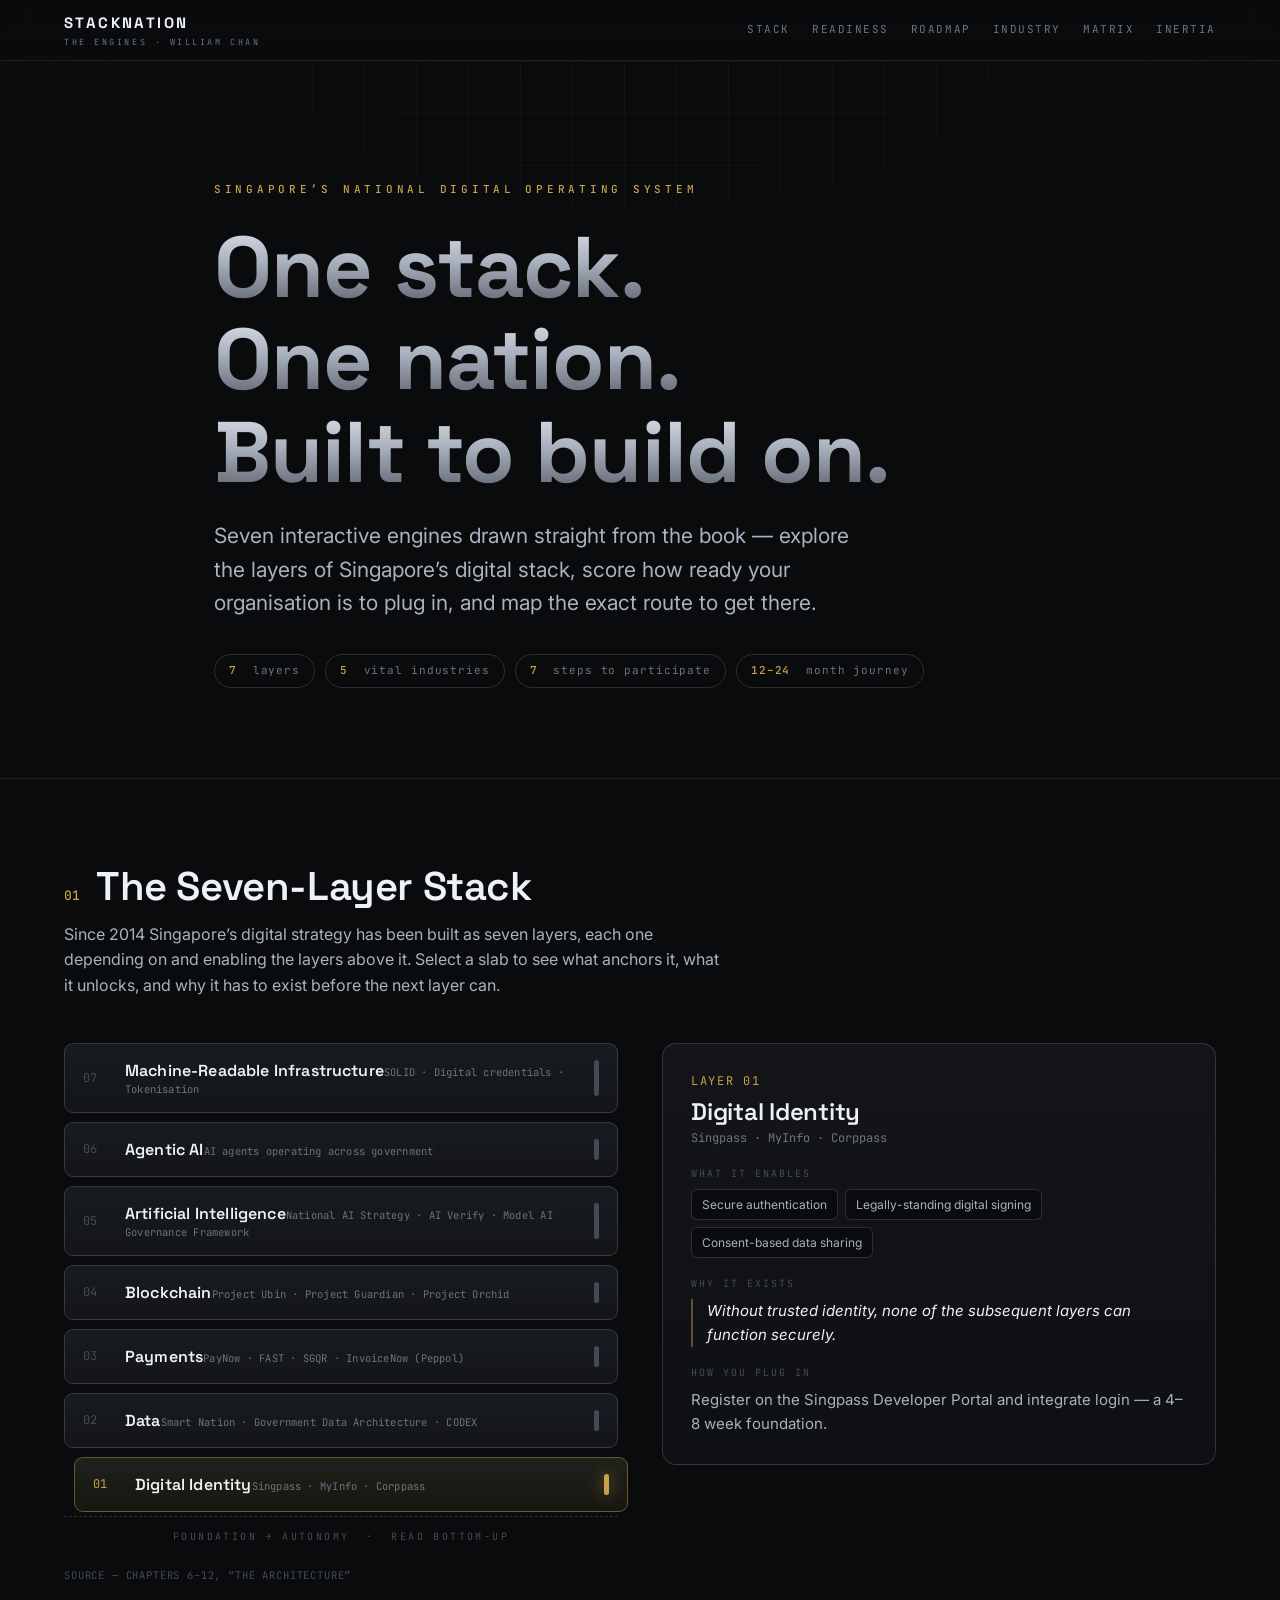
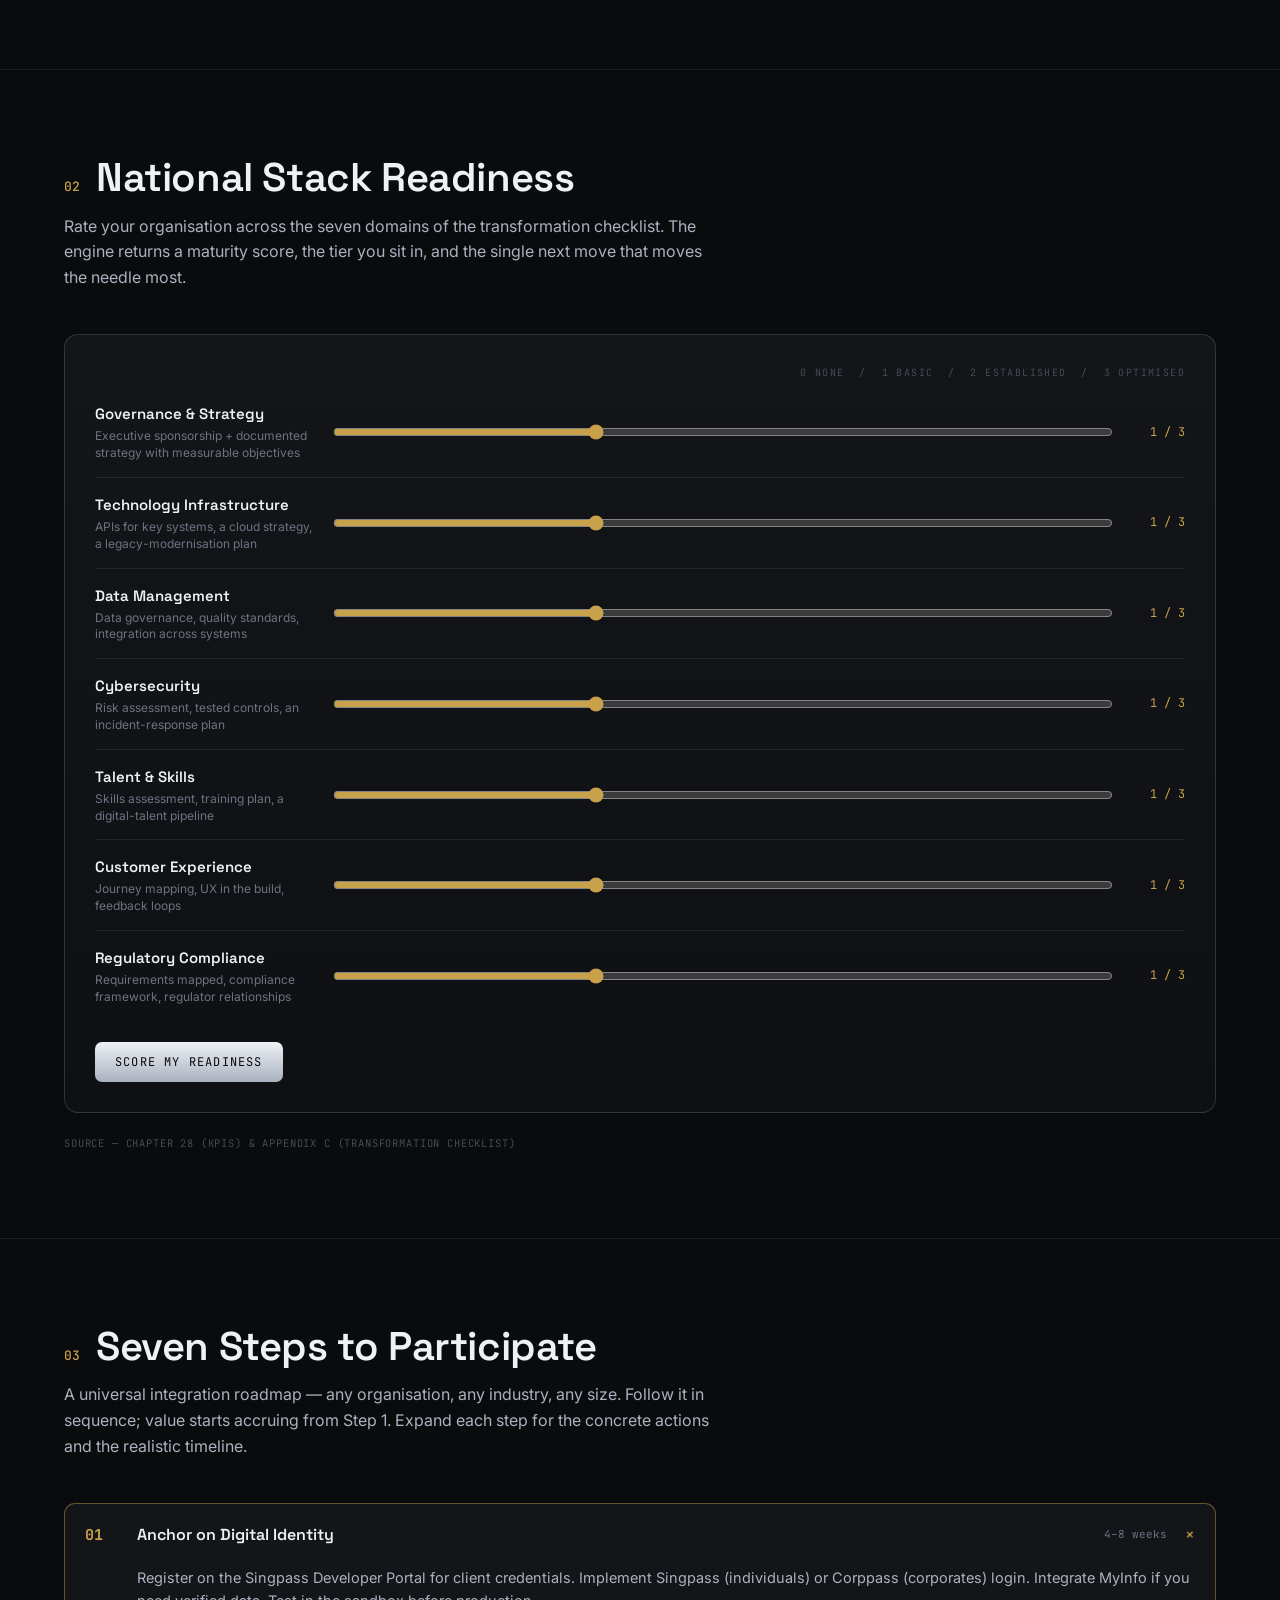
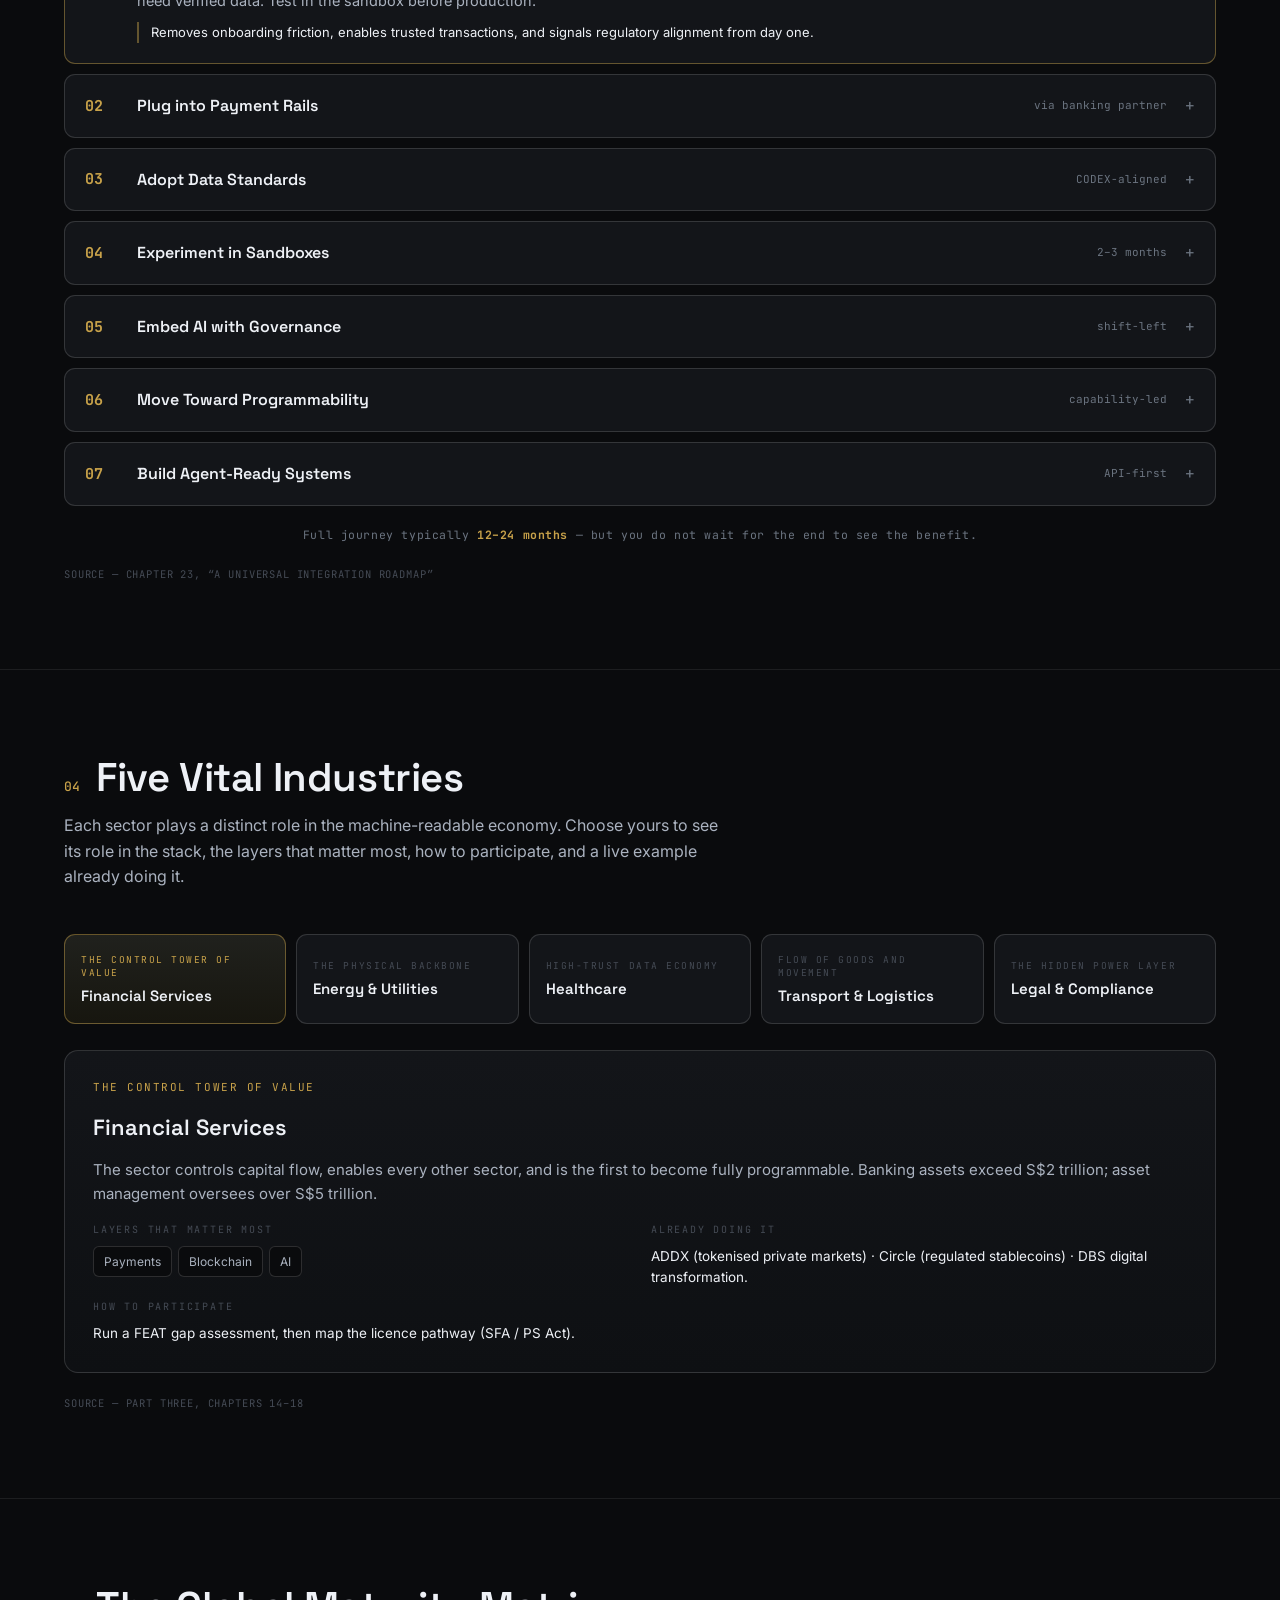
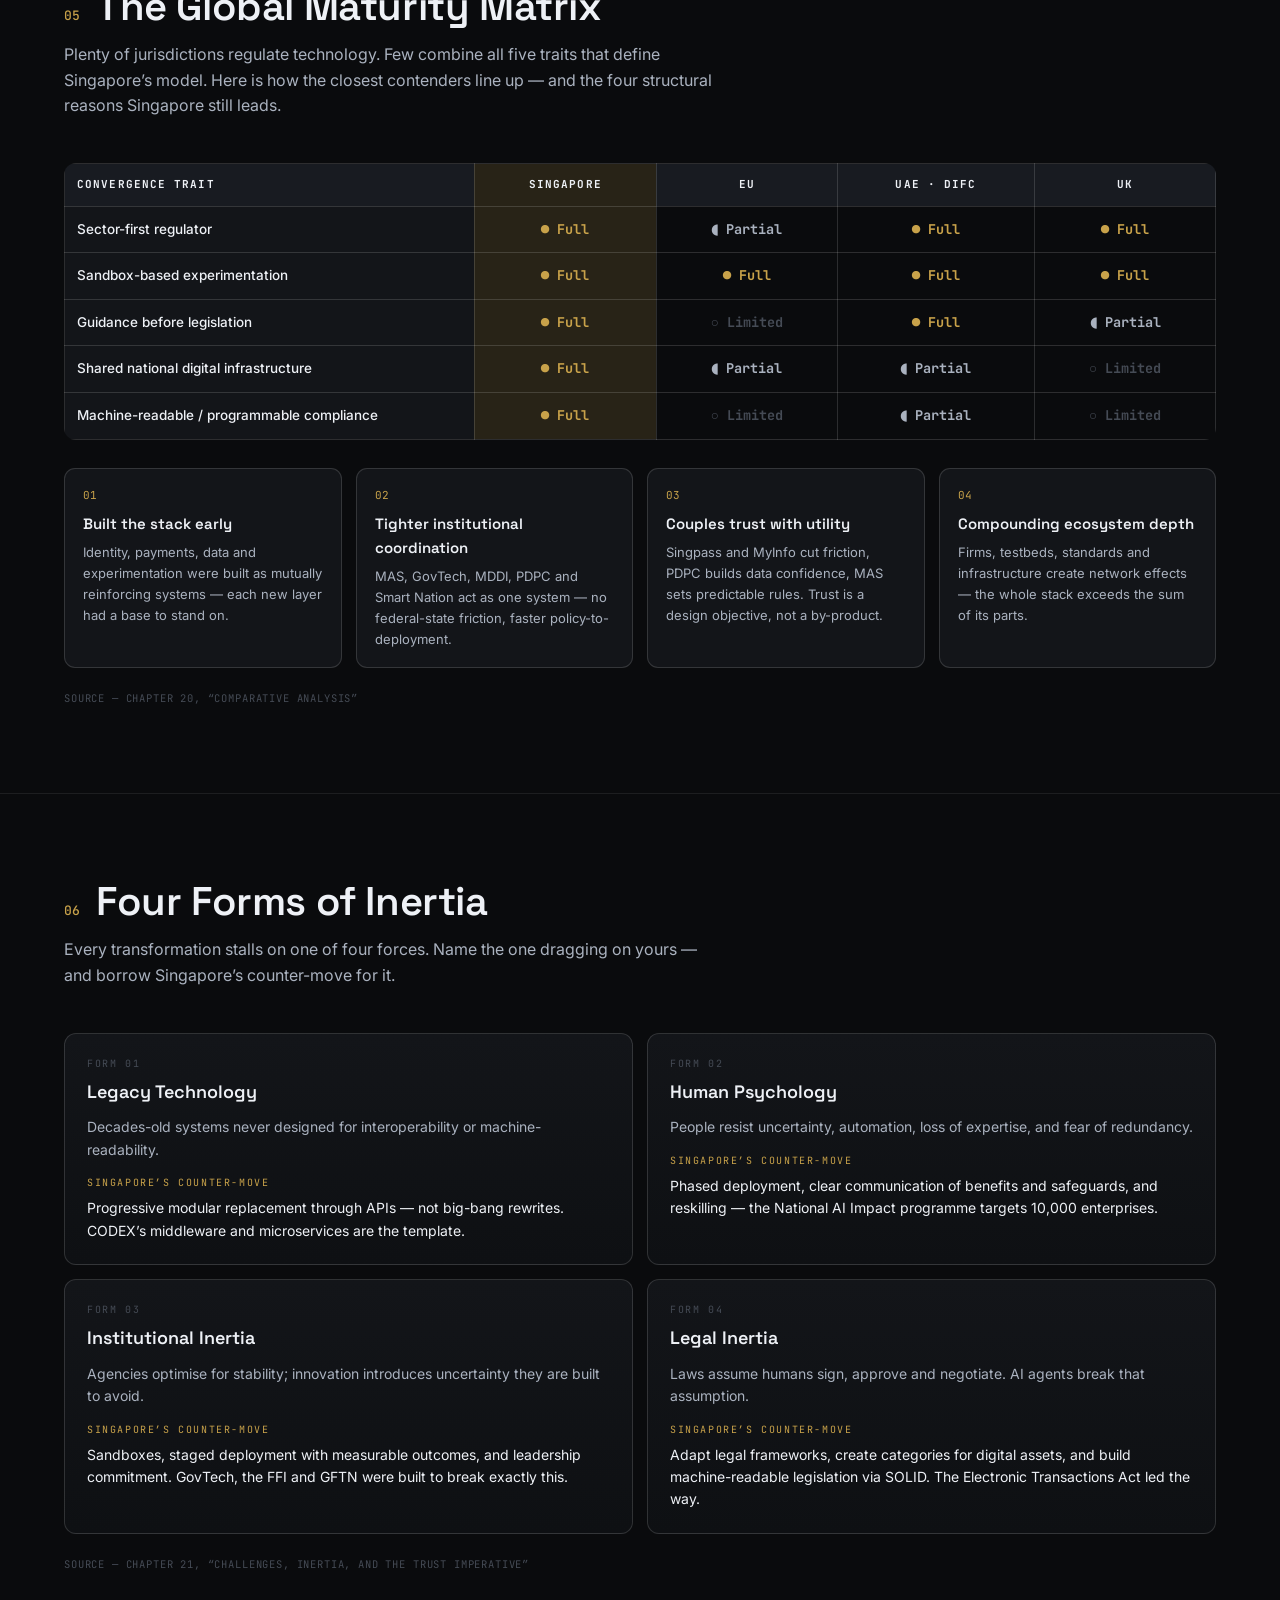
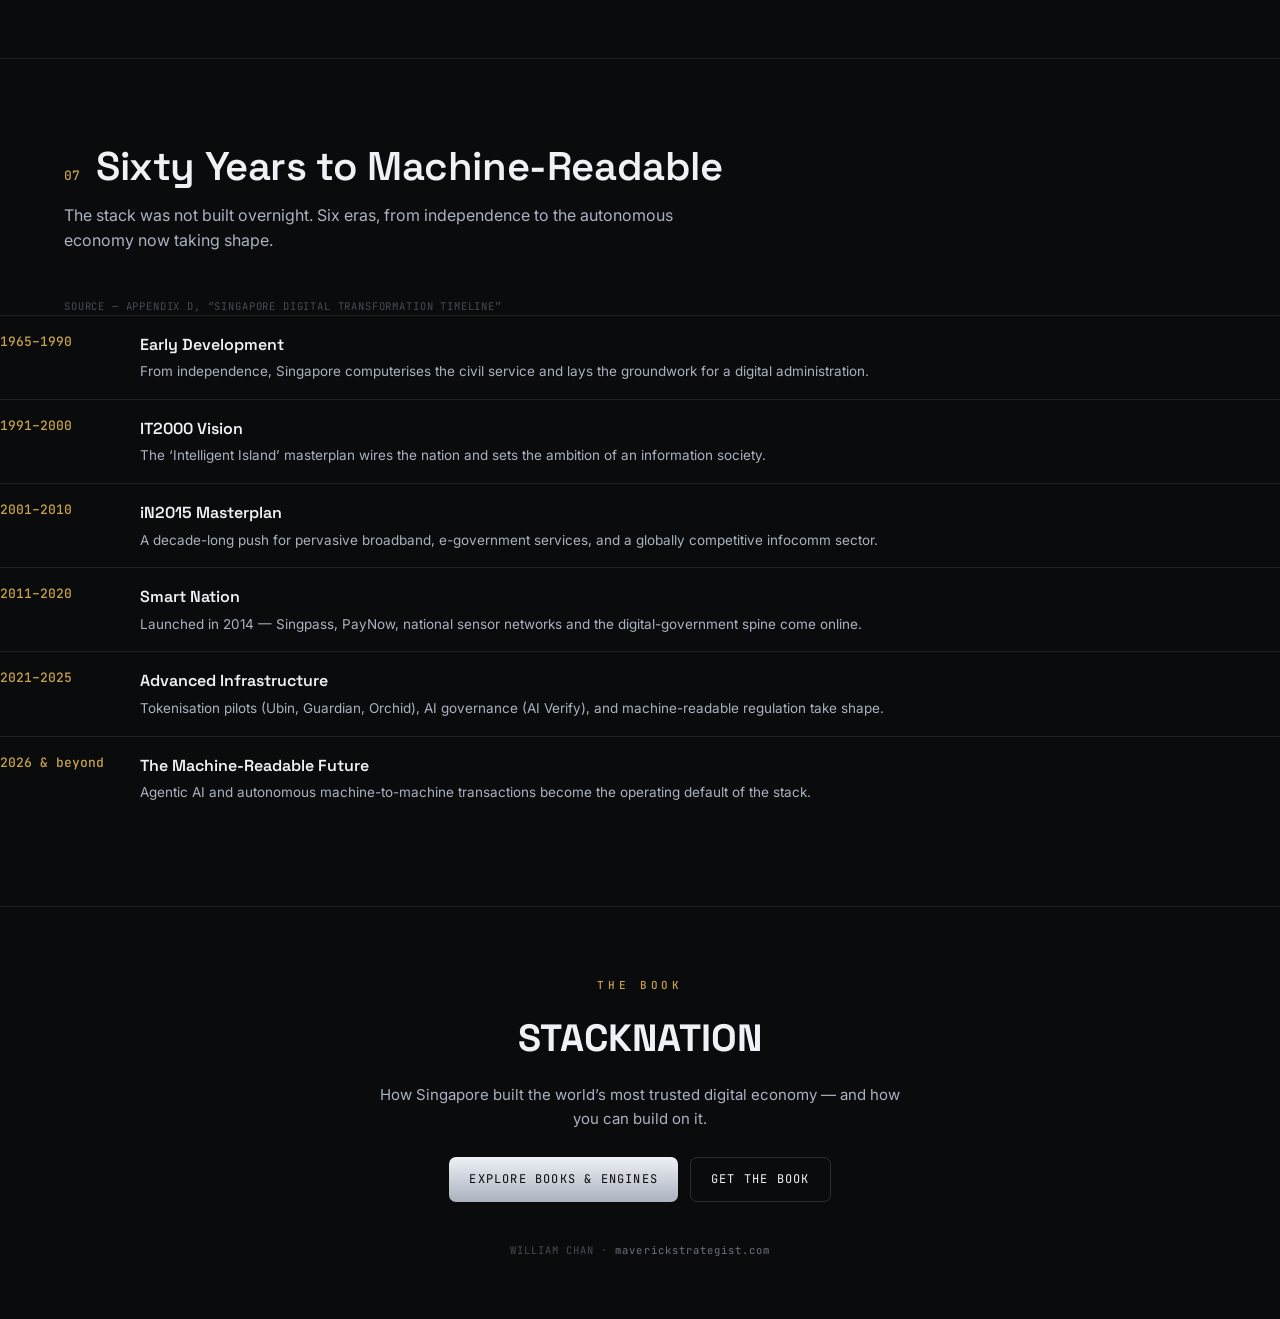
<file: stacknation/index.html>
<!DOCTYPE html>
<html lang="en">
<head>
<meta charset="UTF-8">
<meta name="viewport" content="width=device-width, initial-scale=1.0">
<title>STACKNATION — The Engines | William Chan</title>
<meta name="description" content="Interactive tools and mind-maps from STACKNATION: explore Singapore's seven-layer national digital stack, score your readiness, and map your integration roadmap.">
<link rel="preconnect" href="https://fonts.googleapis.com">
<link rel="preconnect" href="https://fonts.gstatic.com" crossorigin>
<link href="https://fonts.googleapis.com/css2?family=Space+Grotesk:wght@400;500;600;700&family=Inter:wght@400;500;600&family=JetBrains+Mono:wght@400;500;700&display=swap" rel="stylesheet">
<style>
  :root{
    --void:#0a0b0d; --void-2:#0e1013; --panel:#131519; --panel-2:#181b21;
    --line:rgba(255,255,255,.08); --line-2:rgba(255,255,255,.14);
    --steel-1:#eef1f6; --steel-2:#aab2bf; --steel-3:#6b7480; --steel-4:#454b55;
    --signal:#c8a24a; --signal-dim:rgba(200,162,74,.16); --signal-line:rgba(200,162,74,.45);
    --disp:'Space Grotesk',system-ui,sans-serif;
    --body:'Inter',system-ui,sans-serif;
    --mono:'JetBrains Mono',ui-monospace,monospace;
  }
  *{margin:0;padding:0;box-sizing:border-box}
  html{scroll-behavior:smooth}
  body{
    background:var(--void); color:var(--steel-2); font-family:var(--body);
    line-height:1.6; -webkit-font-smoothing:antialiased; overflow-x:hidden;
  }
  ::selection{background:var(--signal-dim);color:var(--steel-1)}
  a{color:inherit;text-decoration:none}
  .wrap{max-width:1200px;margin:0 auto;padding:0 24px}
  .mono{font-family:var(--mono)}
  .chrome{
    background:linear-gradient(180deg,var(--steel-1) 0%,var(--steel-2) 45%,var(--steel-4) 100%);
    -webkit-background-clip:text;background-clip:text;-webkit-text-fill-color:transparent;color:transparent;
  }
  h1,h2,h3{font-family:var(--disp);color:var(--steel-1);line-height:1.08;font-weight:600;letter-spacing:-.01em}
  .eyebrow{font-family:var(--mono);font-size:11px;letter-spacing:.34em;text-transform:uppercase;color:var(--signal);font-weight:500}

  /* ---------- top bar ---------- */
  .topbar{position:sticky;top:0;z-index:50;background:rgba(10,11,13,.82);backdrop-filter:blur(14px);border-bottom:1px solid var(--line)}
  .topbar .row{display:flex;align-items:center;justify-content:space-between;height:60px}
  .brand{font-family:var(--disp);font-weight:700;letter-spacing:.16em;font-size:15px;color:var(--steel-1)}
  .brand small{display:block;font-family:var(--mono);font-weight:400;font-size:8.5px;letter-spacing:.3em;color:var(--steel-3);margin-top:1px}
  .navlinks{display:flex;gap:22px;font-family:var(--mono);font-size:11px;letter-spacing:.14em;text-transform:uppercase}
  .navlinks a{color:var(--steel-3);transition:color .2s}
  .navlinks a:hover,.navlinks a:focus-visible{color:var(--signal)}
  @media(max-width:820px){.navlinks{display:none}}

  /* ---------- hero ---------- */
  .hero{position:relative;padding:120px 0 90px;overflow:hidden;border-bottom:1px solid var(--line)}
  .hero-grid{position:absolute;inset:0;background-image:linear-gradient(var(--line) 1px,transparent 1px),linear-gradient(90deg,var(--line) 1px,transparent 1px);background-size:52px 52px;mask-image:radial-gradient(ellipse 80% 60% at 50% 0%,#000 0%,transparent 72%);opacity:.5}
  .hero-inner{position:relative;max-width:900px}
  .hero h1{font-size:clamp(42px,7.4vw,86px);font-weight:700;margin:22px 0 20px}
  .hero .sub{font-size:clamp(17px,2.1vw,21px);color:var(--steel-2);max-width:640px}
  .hero .meta{display:flex;flex-wrap:wrap;gap:10px;margin-top:34px}
  .chip{font-family:var(--mono);font-size:11px;letter-spacing:.08em;color:var(--steel-3);border:1px solid var(--line-2);border-radius:100px;padding:7px 14px}
  .chip b{color:var(--signal);font-weight:500}

  /* ---------- section scaffolding ---------- */
  section.engine{padding:86px 0;border-bottom:1px solid var(--line)}
  .sec-head{display:flex;align-items:baseline;gap:16px;margin-bottom:8px}
  .sec-no{font-family:var(--mono);font-size:13px;color:var(--signal);font-weight:500}
  .sec-head h2{font-size:clamp(26px,3.6vw,40px)}
  .sec-lede{color:var(--steel-2);max-width:660px;margin:14px 0 44px;font-size:16px}
  .src{font-family:var(--mono);font-size:10.5px;letter-spacing:.08em;color:var(--steel-4);text-transform:uppercase}

  /* ---------- ENGINE 1: stack tower ---------- */
  .stack-layout{display:grid;grid-template-columns:minmax(0,1fr) minmax(0,1fr);gap:44px;align-items:start}
  @media(max-width:900px){.stack-layout{grid-template-columns:1fr;gap:28px}}
  .tower{display:flex;flex-direction:column;gap:9px;perspective:1400px}
  .slab{position:relative;text-align:left;cursor:pointer;background:linear-gradient(180deg,var(--panel-2),var(--panel));border:1px solid var(--line-2);border-radius:9px;padding:16px 18px;display:flex;align-items:center;gap:16px;color:var(--steel-2);transition:transform .28s cubic-bezier(.2,.7,.2,1),border-color .28s,background .28s,box-shadow .28s;transform-style:preserve-3d}
  .slab:hover{transform:translateX(8px)}
  .slab:focus-visible{outline:2px solid var(--signal);outline-offset:3px}
  .slab .lno{font-family:var(--mono);font-size:12px;color:var(--steel-4);min-width:26px}
  .slab .lname{font-family:var(--disp);font-weight:600;color:var(--steel-1);font-size:16px;letter-spacing:.01em}
  .slab .lanchor{font-family:var(--mono);font-size:10.5px;color:var(--steel-3);margin-top:3px;letter-spacing:.02em}
  .slab .txt{flex:1;min-width:0}
  .slab .edge{width:5px;align-self:stretch;border-radius:3px;background:var(--steel-4);transition:background .28s,box-shadow .28s}
  .slab[aria-selected="true"]{border-color:var(--signal-line);background:linear-gradient(180deg,#20211d,#17160f);transform:translateX(10px)}
  .slab[aria-selected="true"] .edge{background:var(--signal);box-shadow:0 0 16px 1px var(--signal-line)}
  .slab[aria-selected="true"] .lno{color:var(--signal)}
  .tower-base{margin-top:4px;text-align:center;font-family:var(--mono);font-size:10px;letter-spacing:.24em;color:var(--steel-4);text-transform:uppercase;border-top:1px dashed var(--line-2);padding-top:12px}

  .detail{position:sticky;top:84px;background:linear-gradient(180deg,var(--panel),var(--void-2));border:1px solid var(--line-2);border-radius:14px;padding:28px;min-height:340px}
  .detail .dno{font-family:var(--mono);font-size:12px;color:var(--signal);letter-spacing:.14em}
  .detail h3{font-size:24px;margin:8px 0 4px}
  .detail .danchor{font-family:var(--mono);font-size:12px;color:var(--steel-3);margin-bottom:18px}
  .detail .dlabel{font-family:var(--mono);font-size:10px;letter-spacing:.2em;text-transform:uppercase;color:var(--steel-4);margin:18px 0 7px}
  .detail p{font-size:15px;color:var(--steel-2)}
  .detail .enables{display:flex;flex-wrap:wrap;gap:7px;margin-top:4px}
  .detail .enables span{font-size:12px;color:var(--steel-2);background:var(--void);border:1px solid var(--line-2);border-radius:6px;padding:5px 10px}
  .detail .why{border-left:2px solid var(--signal-line);padding-left:14px;font-style:italic;color:var(--steel-1)}

  /* ---------- generic panel/button ---------- */
  .btn{display:inline-flex;align-items:center;gap:8px;font-family:var(--mono);font-size:12px;letter-spacing:.1em;text-transform:uppercase;color:var(--void);background:linear-gradient(180deg,var(--steel-1),var(--steel-2));border:none;border-radius:7px;padding:12px 20px;cursor:pointer;transition:transform .2s,box-shadow .2s}
  .btn:hover{transform:translateY(-2px);box-shadow:0 10px 24px rgba(0,0,0,.5)}
  .btn.ghost{background:transparent;color:var(--steel-1);border:1px solid var(--line-2)}
  .btn.ghost:hover{border-color:var(--signal-line);color:var(--signal)}

  /* ---------- ENGINE 2: diagnostic ---------- */
  .diag{background:linear-gradient(180deg,var(--panel),var(--void-2));border:1px solid var(--line-2);border-radius:14px;padding:30px}
  .diag-row{display:grid;grid-template-columns:220px 1fr 54px;gap:18px;align-items:center;padding:15px 0;border-bottom:1px solid var(--line)}
  .diag-row:last-of-type{border-bottom:none}
  @media(max-width:720px){.diag-row{grid-template-columns:1fr;gap:8px}}
  .diag-row .dname{font-family:var(--disp);font-weight:600;color:var(--steel-1);font-size:15px}
  .diag-row .dhint{font-size:12px;color:var(--steel-3);margin-top:2px;line-height:1.4}
  .diag-row input[type=range]{width:100%;accent-color:var(--signal);cursor:pointer}
  .diag-row .dval{font-family:var(--mono);font-size:12px;color:var(--signal);text-align:right}
  .diag-scale{font-family:var(--mono);font-size:10px;letter-spacing:.14em;color:var(--steel-4);text-transform:uppercase;text-align:right;margin-bottom:6px}
  .result{margin-top:26px;border:1px solid var(--signal-line);border-radius:12px;padding:24px;background:var(--signal-dim);display:none}
  .result.show{display:block}
  .result .rscore{font-family:var(--disp);font-size:52px;font-weight:700;color:var(--steel-1);line-height:1}
  .result .rtier{font-family:var(--mono);font-size:13px;letter-spacing:.18em;text-transform:uppercase;color:var(--signal);margin:6px 0 12px}
  .result .rtext{font-size:15px;color:var(--steel-2)}
  .result .rnext{margin-top:14px;font-size:14px;color:var(--steel-1)}
  .result .rnext b{color:var(--signal);font-weight:600}
  .meter{height:8px;border-radius:6px;background:var(--void);overflow:hidden;margin:16px 0}
  .meter i{display:block;height:100%;width:0;background:linear-gradient(90deg,var(--steel-3),var(--signal));transition:width 1s cubic-bezier(.2,.7,.2,1)}

  /* ---------- ENGINE 3: roadmap ---------- */
  .steps{display:flex;flex-direction:column;gap:10px}
  .step{border:1px solid var(--line-2);border-radius:11px;background:var(--panel);overflow:hidden;transition:border-color .25s}
  .step[open]{border-color:var(--signal-line)}
  .step summary{list-style:none;cursor:pointer;display:flex;align-items:center;gap:18px;padding:18px 20px}
  .step summary::-webkit-details-marker{display:none}
  .step summary:focus-visible{outline:2px solid var(--signal);outline-offset:-2px}
  .step .sn{font-family:var(--mono);font-weight:700;font-size:15px;color:var(--signal);min-width:34px}
  .step .st{font-family:var(--disp);font-weight:600;color:var(--steel-1);font-size:16px;flex:1}
  .step .stime{font-family:var(--mono);font-size:11px;color:var(--steel-3);white-space:nowrap}
  .step .sbody{padding:0 20px 20px 72px}
  @media(max-width:600px){.step .sbody{padding:0 20px 20px 20px}}
  .step .sbody p{font-size:14.5px;color:var(--steel-2);margin-bottom:10px}
  .step .sbody .impact{font-size:13px;color:var(--steel-1);border-left:2px solid var(--signal-line);padding-left:12px}
  .step .plus{font-family:var(--mono);color:var(--steel-3);transition:transform .25s}
  .step[open] .plus{transform:rotate(45deg);color:var(--signal)}
  .journey-note{margin-top:20px;font-family:var(--mono);font-size:11.5px;letter-spacing:.05em;color:var(--steel-3);text-align:center}
  .journey-note b{color:var(--signal)}

  /* ---------- ENGINE 4: industry selector ---------- */
  .ind-grid{display:grid;grid-template-columns:repeat(5,1fr);gap:10px;margin-bottom:26px}
  @media(max-width:820px){.ind-grid{grid-template-columns:repeat(2,1fr)}}
  @media(max-width:460px){.ind-grid{grid-template-columns:1fr}}
  .ind-tile{cursor:pointer;text-align:left;background:var(--panel);border:1px solid var(--line-2);border-radius:11px;padding:18px 16px;transition:transform .22s,border-color .22s,background .22s}
  .ind-tile:hover{transform:translateY(-3px)}
  .ind-tile:focus-visible{outline:2px solid var(--signal);outline-offset:2px}
  .ind-tile .it-role{font-family:var(--mono);font-size:9.5px;letter-spacing:.16em;text-transform:uppercase;color:var(--steel-4)}
  .ind-tile .it-name{font-family:var(--disp);font-weight:600;color:var(--steel-1);font-size:15px;margin-top:8px;line-height:1.2}
  .ind-tile[aria-selected="true"]{border-color:var(--signal-line);background:linear-gradient(180deg,#20211d,#17160f)}
  .ind-tile[aria-selected="true"] .it-role{color:var(--signal)}
  .ind-panel{background:linear-gradient(180deg,var(--panel),var(--void-2));border:1px solid var(--line-2);border-radius:14px;padding:28px;min-height:200px}
  .ind-panel .ip-metaphor{font-family:var(--disp);font-size:22px;color:var(--steel-1);font-weight:600}
  .ind-panel .ip-role{font-family:var(--mono);font-size:11px;letter-spacing:.14em;text-transform:uppercase;color:var(--signal);margin-bottom:14px}
  .ind-panel p{font-size:15px;color:var(--steel-2);margin-bottom:16px}
  .ip-cols{display:grid;grid-template-columns:1fr 1fr;gap:22px}
  @media(max-width:620px){.ip-cols{grid-template-columns:1fr;gap:14px}}
  .ip-cols .lab{font-family:var(--mono);font-size:10px;letter-spacing:.18em;text-transform:uppercase;color:var(--steel-4);margin-bottom:8px}
  .ip-layers span{display:inline-block;font-size:12px;color:var(--steel-2);background:var(--void);border:1px solid var(--line-2);border-radius:6px;padding:5px 10px;margin:0 6px 6px 0}
  .ip-cols .cs{font-size:13.5px;color:var(--steel-1)}

  /* ---------- ENGINE 5: maturity matrix ---------- */
  .matrix{width:100%;border-collapse:collapse;font-size:13.5px}
  .matrix th,.matrix td{border:1px solid var(--line-2);padding:12px 12px;text-align:center}
  .matrix thead th{font-family:var(--mono);font-size:11px;letter-spacing:.1em;text-transform:uppercase;color:var(--steel-1);background:var(--panel-2)}
  .matrix tbody th{font-family:var(--body);font-weight:500;text-align:left;color:var(--steel-1);background:var(--panel);max-width:220px}
  .matrix td{color:var(--steel-2)}
  .matrix .sg{background:var(--signal-dim)}
  .matrix .dot{font-family:var(--mono);font-weight:700}
  .matrix .full{color:var(--signal)}
  .matrix .part{color:var(--steel-2)}
  .matrix .low{color:var(--steel-4)}
  .matrix-scroll{overflow-x:auto;border-radius:12px}
  .reasons{display:grid;grid-template-columns:repeat(4,1fr);gap:14px;margin-top:28px}
  @media(max-width:820px){.reasons{grid-template-columns:1fr 1fr}}
  @media(max-width:460px){.reasons{grid-template-columns:1fr}}
  .reason{border:1px solid var(--line-2);border-radius:11px;padding:18px;background:var(--panel)}
  .reason .rn{font-family:var(--mono);font-size:11px;color:var(--signal)}
  .reason h4{font-family:var(--disp);font-size:15px;color:var(--steel-1);margin:8px 0 6px;font-weight:600}
  .reason p{font-size:13px;color:var(--steel-2)}

  /* ---------- ENGINE 6: inertia quadrant ---------- */
  .quad{display:grid;grid-template-columns:1fr 1fr;gap:14px}
  @media(max-width:620px){.quad{grid-template-columns:1fr}}
  .qcard{border:1px solid var(--line-2);border-radius:12px;padding:22px;background:linear-gradient(180deg,var(--panel),var(--void-2));transition:border-color .25s}
  .qcard:hover{border-color:var(--signal-line)}
  .qcard .qtag{font-family:var(--mono);font-size:10px;letter-spacing:.16em;text-transform:uppercase;color:var(--steel-4)}
  .qcard h4{font-family:var(--disp);font-size:18px;color:var(--steel-1);margin:6px 0 10px;font-weight:600}
  .qcard .qprob{font-size:14px;color:var(--steel-2);margin-bottom:14px}
  .qcard .qfix-lab{font-family:var(--mono);font-size:10px;letter-spacing:.16em;text-transform:uppercase;color:var(--signal);margin-bottom:6px}
  .qcard .qfix{font-size:14px;color:var(--steel-1)}

  /* ---------- ENGINE 7: timeline ---------- */
  .timeline{position:relative;padding-left:8px}
  .tl-item{display:grid;grid-template-columns:120px 1fr;gap:20px;padding:16px 0;border-top:1px solid var(--line)}
  @media(max-width:560px){.tl-item{grid-template-columns:1fr;gap:4px}}
  .tl-era{font-family:var(--mono);font-size:13px;color:var(--signal);font-weight:500}
  .tl-body h4{font-family:var(--disp);font-size:16px;color:var(--steel-1);font-weight:600;margin-bottom:4px}
  .tl-body p{font-size:13.5px;color:var(--steel-2)}

  /* ---------- footer ---------- */
  footer{padding:70px 0 60px;text-align:center}
  footer .fbook{font-family:var(--disp);font-size:clamp(26px,4vw,38px);color:var(--steel-1);font-weight:700}
  footer .fsub{color:var(--steel-2);max-width:520px;margin:14px auto 26px;font-size:15px}
  footer .factions{display:flex;gap:12px;justify-content:center;flex-wrap:wrap}
  footer .fmeta{margin-top:40px;font-family:var(--mono);font-size:10.5px;letter-spacing:.1em;color:var(--steel-4)}
  footer .fmeta a{color:var(--steel-3)}
  footer .fmeta a:hover{color:var(--signal)}

  @media(prefers-reduced-motion:reduce){
    *{transition:none!important;animation:none!important;scroll-behavior:auto!important}
  }
</style>
</head>
<body>

<div class="topbar">
  <div class="wrap row">
    <a href="https://maverickstrategist.com/" class="brand">STACKNATION<small>THE ENGINES · WILLIAM CHAN</small></a>
    <nav class="navlinks">
      <a href="#stack">Stack</a>
      <a href="#diagnostic">Readiness</a>
      <a href="#roadmap">Roadmap</a>
      <a href="#industry">Industry</a>
      <a href="#matrix">Matrix</a>
      <a href="#inertia">Inertia</a>
    </nav>
  </div>
</div>

<header class="hero">
  <div class="hero-grid"></div>
  <div class="wrap hero-inner">
    <div class="eyebrow">Singapore&#8217;s National Digital Operating System</div>
    <h1><span class="chrome">One stack.<br>One nation.<br>Built to build on.</span></h1>
    <p class="sub">Seven interactive engines drawn straight from the book &#8212; explore the layers of Singapore&#8217;s digital stack, score how ready your organisation is to plug in, and map the exact route to get there.</p>
    <div class="meta">
      <span class="chip"><b>7</b>&nbsp; layers</span>
      <span class="chip"><b>5</b>&nbsp; vital industries</span>
      <span class="chip"><b>7</b>&nbsp; steps to participate</span>
      <span class="chip"><b>12&#8211;24</b>&nbsp; month journey</span>
    </div>
  </div>
</header>

<!-- ENGINE 1: SEVEN-LAYER STACK EXPLORER -->
<section class="engine" id="stack">
  <div class="wrap">
    <div class="sec-head"><span class="sec-no">01</span><h2>The Seven-Layer Stack</h2></div>
    <p class="sec-lede">Since 2014 Singapore&#8217;s digital strategy has been built as seven layers, each one depending on and enabling the layers above it. Select a slab to see what anchors it, what it unlocks, and why it has to exist before the next layer can.</p>
    <div class="stack-layout">
      <div>
        <div class="tower" id="tower" role="listbox" aria-label="The seven layers of Singapore's national digital infrastructure"></div>
        <div class="tower-base">Foundation &#8594; Autonomy &nbsp;·&nbsp; read bottom-up</div>
      </div>
      <div class="detail" id="stackDetail" aria-live="polite"></div>
    </div>
    <p class="src" style="margin-top:22px">Source &#8212; Chapters 6&#8211;12, &#8220;The Architecture&#8221;</p>
  </div>
</section>

<!-- ENGINE 2: READINESS DIAGNOSTIC -->
<section class="engine" id="diagnostic">
  <div class="wrap">
    <div class="sec-head"><span class="sec-no">02</span><h2>National Stack Readiness</h2></div>
    <p class="sec-lede">Rate your organisation across the seven domains of the transformation checklist. The engine returns a maturity score, the tier you sit in, and the single next move that moves the needle most.</p>
    <div class="diag">
      <div class="diag-scale">0 None &nbsp;/&nbsp; 1 Basic &nbsp;/&nbsp; 2 Established &nbsp;/&nbsp; 3 Optimised</div>
      <div id="diagRows"></div>
      <button class="btn" id="diagRun" style="margin-top:22px">Score my readiness</button>
      <div class="result" id="diagResult">
        <div style="display:flex;align-items:flex-end;gap:16px">
          <div class="rscore" id="rScore">0%</div>
          <div class="rtier" id="rTier"></div>
        </div>
        <div class="meter"><i id="rMeter"></i></div>
        <div class="rtext" id="rText"></div>
        <div class="rnext" id="rNext"></div>
      </div>
    </div>
    <p class="src" style="margin-top:22px">Source &#8212; Chapter 28 (KPIs) &amp; Appendix C (Transformation Checklist)</p>
  </div>
</section>

<!-- ENGINE 3: SEVEN-STEP ROADMAP -->
<section class="engine" id="roadmap">
  <div class="wrap">
    <div class="sec-head"><span class="sec-no">03</span><h2>Seven Steps to Participate</h2></div>
    <p class="sec-lede">A universal integration roadmap &#8212; any organisation, any industry, any size. Follow it in sequence; value starts accruing from Step 1. Expand each step for the concrete actions and the realistic timeline.</p>
    <div class="steps" id="steps"></div>
    <p class="journey-note">Full journey typically <b>12&#8211;24 months</b> &#8212; but you do not wait for the end to see the benefit.</p>
    <p class="src" style="margin-top:22px">Source &#8212; Chapter 23, &#8220;A Universal Integration Roadmap&#8221;</p>
  </div>
</section>

<!-- ENGINE 4: INDUSTRY SELECTOR -->
<section class="engine" id="industry">
  <div class="wrap">
    <div class="sec-head"><span class="sec-no">04</span><h2>Five Vital Industries</h2></div>
    <p class="sec-lede">Each sector plays a distinct role in the machine-readable economy. Choose yours to see its role in the stack, the layers that matter most, how to participate, and a live example already doing it.</p>
    <div class="ind-grid" id="indGrid" role="tablist" aria-label="Five vital industries"></div>
    <div class="ind-panel" id="indPanel" aria-live="polite"></div>
    <p class="src" style="margin-top:22px">Source &#8212; Part Three, Chapters 14&#8211;18</p>
  </div>
</section>

<!-- ENGINE 5: MATURITY MATRIX -->
<section class="engine" id="matrix">
  <div class="wrap">
    <div class="sec-head"><span class="sec-no">05</span><h2>The Global Maturity Matrix</h2></div>
    <p class="sec-lede">Plenty of jurisdictions regulate technology. Few combine all five traits that define Singapore&#8217;s model. Here is how the closest contenders line up &#8212; and the four structural reasons Singapore still leads.</p>
    <div class="matrix-scroll">
      <table class="matrix">
        <thead>
          <tr>
            <th style="text-align:left">Convergence trait</th>
            <th class="sg">Singapore</th>
            <th>EU</th>
            <th>UAE &#183; DIFC</th>
            <th>UK</th>
          </tr>
        </thead>
        <tbody id="matrixBody"></tbody>
      </table>
    </div>
    <div class="reasons" id="reasons"></div>
    <p class="src" style="margin-top:22px">Source &#8212; Chapter 20, &#8220;Comparative Analysis&#8221;</p>
  </div>
</section>

<!-- ENGINE 6: FOUR FORMS OF INERTIA -->
<section class="engine" id="inertia">
  <div class="wrap">
    <div class="sec-head"><span class="sec-no">06</span><h2>Four Forms of Inertia</h2></div>
    <p class="sec-lede">Every transformation stalls on one of four forces. Name the one dragging on yours &#8212; and borrow Singapore&#8217;s counter-move for it.</p>
    <div class="quad" id="quad"></div>
    <p class="src" style="margin-top:22px">Source &#8212; Chapter 21, &#8220;Challenges, Inertia, and the Trust Imperative&#8221;</p>
  </div>
</section>

<!-- ENGINE 7: TIMELINE -->
<section class="engine" id="timeline">
  <div class="wrap">
    <div class="sec-head"><span class="sec-no">07</span><h2>Sixty Years to Machine-Readable</h2></div>
    <p class="sec-lede">The stack was not built overnight. Six eras, from independence to the autonomous economy now taking shape.</p>
    <div class="timeline" id="timeline"></div>
    <p class="src" style="margin-top:22px">Source &#8212; Appendix D, &#8220;Singapore Digital Transformation Timeline&#8221;</p>
  </div>
</section>

<footer>
  <div class="wrap">
    <div class="eyebrow" style="margin-bottom:14px">The Book</div>
    <div class="fbook">STACKNATION</div>
    <p class="fsub">How Singapore built the world&#8217;s most trusted digital economy &#8212; and how you can build on it.</p>
    <div class="factions">
      <a class="btn" href="https://maverickstrategist.com/" target="_blank" rel="noopener noreferrer">Explore Books &amp; Engines</a>
      <a class="btn ghost" href="https://www.amazon.com/dp/B0H7RCW7GL" target="_blank" rel="noopener noreferrer">Get the Book</a>
    </div>
    <div class="fmeta">WILLIAM CHAN &#183; <a href="https://maverickstrategist.com/" target="_blank" rel="noopener noreferrer">maverickstrategist.com</a></div>
  </div>
</footer>

<script>
"use strict";

/* ============ ENGINE 1 DATA: seven layers ============ */
var LAYERS = [
  {no:"07", name:"Machine-Readable Infrastructure", anchor:"SOLID · Digital credentials · Tokenisation",
   enables:["Machine-to-machine economy","Autonomous compliance","Governance without a human in every loop"],
   why:"Transactions, compliance, and governance can occur without human intervention at each step.",
   plug:"The frontier layer &#8212; reached once your systems are agent-ready and your rules are encoded, not written."},
  {no:"06", name:"Agentic AI", anchor:"AI agents operating across government",
   enables:["AI as autonomous operator","Automated decisioning","24/7 agent-to-agent workflows"],
   why:"This layer is the transition from AI as a tool to AI as an autonomous operator.",
   plug:"Design every function, data element, and business rule to be reachable by an agent, not just a person."},
  {no:"05", name:"Artificial Intelligence", anchor:"National AI Strategy · AI Verify · Model AI Governance Framework",
   enables:["Decision intelligence","Fair, transparent, accountable AI","Testable, reproducible models"],
   why:"Decision intelligence &#8212; ensuring AI systems are fair, transparent, accountable, and robust.",
   plug:"Run the AI Verify self-assessment and adopt the governance framework before scale, not after."},
  {no:"04", name:"Blockchain", anchor:"Project Ubin · Project Guardian · Project Orchid",
   enables:["Tokenised real-world assets","Programmable money","Automated settlement &amp; compliance"],
   why:"Programmable assets &#8212; tokenised real-world assets, programmable money, and automated compliance.",
   plug:"Assess tokenisation via Project Guardian where fractional ownership or instant settlement adds value."},
  {no:"03", name:"Payments", anchor:"PayNow · FAST · SGQR · InvoiceNow (Peppol)",
   enables:["Instant value transfer","90%+ business adoption","Cross-border to TH · MY · ID · IN"],
   why:"Over 90 percent of businesses, down to hawker centres, have adopted PayNow or SGQR.",
   plug:"Connect through your banking partner; add SGQR for merchants and InvoiceNow for e-invoicing."},
  {no:"02", name:"Data", anchor:"Smart Nation · Government Data Architecture · CODEX",
   enables:["Common data standards","Cross-agency data sharing","Cloud-first government"],
   why:"Without standardised data, systems cannot communicate.",
   plug:"Structure APIs to RESTful, machine-readable outputs (JSON/XML) documented in OpenAPI."},
  {no:"01", name:"Digital Identity", anchor:"Singpass · MyInfo · Corppass",
   enables:["Secure authentication","Legally-standing digital signing","Consent-based data sharing"],
   why:"Without trusted identity, none of the subsequent layers can function securely.",
   plug:"Register on the Singpass Developer Portal and integrate login &#8212; a 4&#8211;8 week foundation."}
];

function el(tag, cls, html){var e=document.createElement(tag);if(cls)e.className=cls;if(html!=null)e.innerHTML=html;return e;}

function renderTower(){
  var tower=document.getElementById("tower");
  for(var i=0;i<LAYERS.length;i++){
    (function(idx){
      var L=LAYERS[idx];
      var b=el("button","slab");
      b.setAttribute("role","option");
      b.setAttribute("aria-selected","false");
      b.setAttribute("data-idx",idx);
      b.innerHTML='<span class="lno">'+L.no+'</span>'+
        '<span class="txt"><span class="lname">'+L.name+'</span>'+
        '<span class="lanchor">'+L.anchor+'</span></span>'+
        '<span class="edge"></span>';
      b.addEventListener("click",function(){selectLayer(idx);});
      tower.appendChild(b);
    })(i);
  }
  selectLayer(LAYERS.length-1); /* start on the foundation: Digital Identity */
}

function selectLayer(idx){
  var slabs=document.querySelectorAll(".slab");
  for(var i=0;i<slabs.length;i++){
    slabs[i].setAttribute("aria-selected", (Number(slabs[i].getAttribute("data-idx"))===idx)?"true":"false");
  }
  var L=LAYERS[idx];
  var d=document.getElementById("stackDetail");
  var en="";
  for(var k=0;k<L.enables.length;k++){en+='<span>'+L.enables[k]+'</span>';}
  d.innerHTML='<div class="dno">LAYER '+L.no+'</div>'+
    '<h3>'+L.name+'</h3>'+
    '<div class="danchor">'+L.anchor+'</div>'+
    '<div class="dlabel">What it enables</div><div class="enables">'+en+'</div>'+
    '<div class="dlabel">Why it exists</div><p class="why">'+L.why+'</p>'+
    '<div class="dlabel">How you plug in</div><p>'+L.plug+'</p>';
}

/* ============ ENGINE 2 DATA: readiness domains ============ */
var DOMAINS=[
  {name:"Governance &amp; Strategy", hint:"Executive sponsorship + documented strategy with measurable objectives"},
  {name:"Technology Infrastructure", hint:"APIs for key systems, a cloud strategy, a legacy-modernisation plan"},
  {name:"Data Management", hint:"Data governance, quality standards, integration across systems"},
  {name:"Cybersecurity", hint:"Risk assessment, tested controls, an incident-response plan"},
  {name:"Talent &amp; Skills", hint:"Skills assessment, training plan, a digital-talent pipeline"},
  {name:"Customer Experience", hint:"Journey mapping, UX in the build, feedback loops"},
  {name:"Regulatory Compliance", hint:"Requirements mapped, compliance framework, regulator relationships"}
];

function renderDiag(){
  var wrap=document.getElementById("diagRows");
  for(var i=0;i<DOMAINS.length;i++){
    (function(idx){
      var D=DOMAINS[idx];
      var row=el("div","diag-row");
      row.innerHTML='<div><div class="dname">'+D.name+'</div><div class="dhint">'+D.hint+'</div></div>'+
        '<input type="range" min="0" max="3" step="1" value="1" data-idx="'+idx+'" aria-label="'+D.name+' maturity">'+
        '<div class="dval" id="dv'+idx+'">1 / 3</div>';
      wrap.appendChild(row);
      var inp=row.querySelector("input");
      inp.addEventListener("input",function(){document.getElementById("dv"+idx).textContent=inp.value+" / 3";});
    })(i);
  }
}

function runDiag(){
  var inputs=document.querySelectorAll("#diagRows input[type=range]");
  var total=0, min=99, minIdx=0;
  for(var i=0;i<inputs.length;i++){
    var v=Number(inputs[i].value); total+=v;
    if(v<min){min=v;minIdx=Number(inputs[i].getAttribute("data-idx"));}
  }
  var pct=Math.round((total/(inputs.length*3))*100);
  var tier, text, next;
  if(pct<=30){tier="Nascent";text="Pre-integration. The foundations are not yet in place &#8212; but that is exactly where the stack rewards early movers.";}
  else if(pct<=55){tier="Developing";text="Foundations are forming. You are building the base layers; the compounding advantage comes from connecting them.";}
  else if(pct<=80){tier="Integrated";text="You are operating on the stack. The gains now come from governance maturity and programmability.";}
  else{tier="Machine-Ready";text="You are at the frontier &#8212; agent-ready and encoded for the autonomous, machine-readable economy.";}
  var stepMap=[
    "Step 1 &#8212; secure executive sponsorship and a documented strategy before anything technical.",
    "Step 3 &#8212; adopt CODEX-aligned data standards and API-first architecture.",
    "Step 3 &#8212; build data governance and quality standards to unlock every layer above.",
    "Embed cybersecurity governance early &#8212; the CSA framework and tested incident response.",
    "Invest in skills &#8212; tap TeSA / reskilling before scaling digital capability.",
    "Map customer journeys and build feedback loops into the product itself.",
    "Step 4 / 5 &#8212; use the MAS sandbox and AI Verify to build regulator confidence."
  ];
  next=stepMap[minIdx];
  document.getElementById("rScore").innerHTML=pct+"%";
  document.getElementById("rTier").innerHTML=tier;
  document.getElementById("rText").innerHTML=text;
  document.getElementById("rNext").innerHTML='<b>Your highest-leverage next move:</b> '+next;
  var res=document.getElementById("diagResult");
  res.classList.add("show");
  document.getElementById("rMeter").style.width="0%";
  setTimeout(function(){document.getElementById("rMeter").style.width=pct+"%";},60);
}

/* ============ ENGINE 3 DATA: seven steps ============ */
var STEPS=[
  {t:"Anchor on Digital Identity", time:"4&#8211;8 weeks",
   body:"Register on the Singpass Developer Portal for client credentials. Implement Singpass (individuals) or Corppass (corporates) login. Integrate MyInfo if you need verified data. Test in the sandbox before production.",
   impact:"Removes onboarding friction, enables trusted transactions, and signals regulatory alignment from day one."},
  {t:"Plug into Payment Rails", time:"via banking partner",
   body:"Connect to PayNow for instant transfers via mobile, NRIC or UEN. Add SGQR acceptance for merchants. Integrate InvoiceNow e-invoicing over Peppol. Use FAST for immediate high-value settlement.",
   impact:"Automates cash flow, cuts processing cost, and positions you for programmable money as Project Orchid matures."},
  {t:"Adopt Data Standards", time:"CODEX-aligned",
   body:"Structure internal data to Singapore&#8217;s common standards. Make APIs RESTful with machine-readable JSON/XML outputs. Document schemas in OpenAPI. Adopt SGTS components where applicable.",
   impact:"Future-proofs your systems for AI integration and government / public-private data sharing."},
  {t:"Experiment in Sandboxes", time:"2&#8211;3 months",
   body:"Pick the right sandbox &#8212; MAS FinTech, IMDA, or LTA. Prepare a full application: innovation description, risk assessment, consumer protection, exit strategy. Engage the regulator before you submit.",
   impact:"De-risks innovation with regulatory clarity, earns early-mover advantage, and builds regulator relationships."},
  {t:"Embed AI with Governance", time:"shift-left",
   body:"Run the AI Verify self-assessment. Implement the Model AI Governance principles: accountability, explainability, transparency, human oversight, fairness, robustness, reproducibility. Map risk tiers with ISAGO 2.0.",
   impact:"Accelerates enterprise AI adoption, meets rising regulator expectations, and earns customer trust."},
  {t:"Move Toward Programmability", time:"capability-led",
   body:"Evaluate smart contracts for supply chain, finance and compliance. Assess tokenisation via Project Guardian. Explore Policy-as-Code for embedded compliance. Engage the Future of Finance Institute for validated use cases.",
   impact:"The transition from a digital business to autonomous business systems &#8212; transformative efficiency gains."},
  {t:"Build Agent-Ready Systems", time:"API-first",
   body:"Give every critical function API access. Encode business rules in machine-readable form. Design interfaces for human and AI-agent users alike. Add logging that supports AI audit trails.",
   impact:"Positions you for the agentic economy &#8212; AI-to-government, AI-to-finance, autonomous 24/7 workflows."}
];

function renderSteps(){
  var wrap=document.getElementById("steps");
  for(var i=0;i<STEPS.length;i++){
    var S=STEPS[i];
    var d=el("details","step");
    if(i===0)d.setAttribute("open","");
    d.innerHTML='<summary><span class="sn">0'+(i+1)+'</span>'+
      '<span class="st">'+S.t+'</span>'+
      '<span class="stime">'+S.time+'</span>'+
      '<span class="plus">+</span></summary>'+
      '<div class="sbody"><p>'+S.body+'</p><div class="impact">'+S.impact+'</div></div>';
    wrap.appendChild(d);
  }
}

/* ============ ENGINE 4 DATA: industries ============ */
var INDUSTRIES=[
  {name:"Financial Services", role:"The Control Tower of Value",
   desc:"The sector controls capital flow, enables every other sector, and is the first to become fully programmable. Banking assets exceed S$2 trillion; asset management oversees over S$5 trillion.",
   layers:["Payments","Blockchain","AI"],
   participate:"Run a FEAT gap assessment, then map the licence pathway (SFA / PS Act).",
   cs:"ADDX (tokenised private markets) · Circle (regulated stablecoins) · DBS digital transformation."},
  {name:"Energy &amp; Utilities", role:"The Physical Backbone",
   desc:"All digital infrastructure requires power. As the digital economy grows, so does energy demand &#8212; on a grid that must hold 99.99% reliability while integrating renewables.",
   layers:["Data","AI"],
   participate:"Build digital twins and smart-grid telemetry; align with the EMA and Open Electricity Market.",
   cs:"SP Group &#8212; a full digital twin of the distribution network with IoT + machine learning."},
  {name:"Healthcare", role:"High-Trust Data Economy",
   desc:"The most sensitive data domain in any economy &#8212; and the sector with the greatest upside from machine-readable infrastructure, once interoperability and trust are solved.",
   layers:["Digital Identity","Data","AI"],
   participate:"Integrate with NEHR-grade interoperability and health-data protection standards.",
   cs:"National Electronic Health Record (NEHR) · Lucence (liquid-biopsy AI)."},
  {name:"Transport &amp; Logistics", role:"Flow of Goods and Movement",
   desc:"The flow layer of the economy. Singapore handles over 40 million TEUs a year; the Tuas Mega Port is being built as the world&#8217;s largest fully automated terminal.",
   layers:["Data","Blockchain","Agentic AI"],
   participate:"Connect to the Networked Trade Platform and maritime single-window data flows.",
   cs:"Tuas Port automation · YCH Group supply-chain digitalisation."},
  {name:"Legal &amp; Compliance", role:"The Hidden Power Layer",
   desc:"It defines the rules of the entire system. Traditionally slow and manual, it has been the bottleneck for innovation &#8212; and is now becoming machine-readable.",
   layers:["Machine-Readable","AI"],
   participate:"Adopt structured legal data (SOLID) and join change-management programmes like LIFT.",
   cs:"SOLID open legal database · the Ministry of Law&#8217;s LIFT initiative."}
];

function renderIndustries(){
  var grid=document.getElementById("indGrid");
  for(var i=0;i<INDUSTRIES.length;i++){
    (function(idx){
      var I=INDUSTRIES[idx];
      var t=el("button","ind-tile");
      t.setAttribute("role","tab");
      t.setAttribute("aria-selected","false");
      t.setAttribute("data-idx",idx);
      t.innerHTML='<div class="it-role">'+I.role+'</div><div class="it-name">'+I.name+'</div>';
      t.addEventListener("click",function(){selectIndustry(idx);});
      grid.appendChild(t);
    })(i);
  }
  selectIndustry(0);
}

function selectIndustry(idx){
  var tiles=document.querySelectorAll(".ind-tile");
  for(var i=0;i<tiles.length;i++){
    tiles[i].setAttribute("aria-selected",(Number(tiles[i].getAttribute("data-idx"))===idx)?"true":"false");
  }
  var I=INDUSTRIES[idx];
  var lay="";
  for(var k=0;k<I.layers.length;k++){lay+='<span>'+I.layers[k]+'</span>';}
  document.getElementById("indPanel").innerHTML=
    '<div class="ip-role">'+I.role+'</div>'+
    '<div class="ip-metaphor">'+I.name+'</div>'+
    '<p style="margin-top:12px">'+I.desc+'</p>'+
    '<div class="ip-cols">'+
      '<div><div class="lab">Layers that matter most</div><div class="ip-layers">'+lay+'</div>'+
        '<div class="lab" style="margin-top:16px">How to participate</div><div class="cs">'+I.participate+'</div></div>'+
      '<div><div class="lab">Already doing it</div><div class="cs">'+I.cs+'</div></div>'+
    '</div>';
}

/* ============ ENGINE 5 DATA: maturity matrix ============ */
var TRAITS=[
  {t:"Sector-first regulator", sg:"full", eu:"part", ae:"full", uk:"full"},
  {t:"Sandbox-based experimentation", sg:"full", eu:"full", ae:"full", uk:"full"},
  {t:"Guidance before legislation", sg:"full", eu:"low", ae:"full", uk:"part"},
  {t:"Shared national digital infrastructure", sg:"full", eu:"part", ae:"part", uk:"low"},
  {t:"Machine-readable / programmable compliance", sg:"full", eu:"low", ae:"part", uk:"low"}
];
var REASONS=[
  {h:"Built the stack early", p:"Identity, payments, data and experimentation were built as mutually reinforcing systems &#8212; each new layer had a base to stand on."},
  {h:"Tighter institutional coordination", p:"MAS, GovTech, MDDI, PDPC and Smart Nation act as one system &#8212; no federal-state friction, faster policy-to-deployment."},
  {h:"Couples trust with utility", p:"Singpass and MyInfo cut friction, PDPC builds data confidence, MAS sets predictable rules. Trust is a design objective, not a by-product."},
  {h:"Compounding ecosystem depth", p:"Firms, testbeds, standards and infrastructure create network effects &#8212; the whole stack exceeds the sum of its parts."}
];
function dot(v){
  if(v==="full")return '<span class="dot full">&#9679; Full</span>';
  if(v==="part")return '<span class="dot part">&#9686; Partial</span>';
  return '<span class="dot low">&#9675; Limited</span>';
}
function renderMatrix(){
  var body=document.getElementById("matrixBody");
  for(var i=0;i<TRAITS.length;i++){
    var T=TRAITS[i];
    var tr=el("tr",null,'<th scope="row">'+T.t+'</th>'+
      '<td class="sg">'+dot(T.sg)+'</td>'+
      '<td>'+dot(T.eu)+'</td>'+
      '<td>'+dot(T.ae)+'</td>'+
      '<td>'+dot(T.uk)+'</td>');
    body.appendChild(tr);
  }
  var r=document.getElementById("reasons");
  for(var j=0;j<REASONS.length;j++){
    var R=REASONS[j];
    r.appendChild(el("div","reason",'<div class="rn">0'+(j+1)+'</div><h4>'+R.h+'</h4><p>'+R.p+'</p>'));
  }
}

/* ============ ENGINE 6 DATA: four forms of inertia ============ */
var INERTIA=[
  {tag:"Form 01", h:"Legacy Technology", prob:"Decades-old systems never designed for interoperability or machine-readability.",
   fix:"Progressive modular replacement through APIs &#8212; not big-bang rewrites. CODEX&#8217;s middleware and microservices are the template."},
  {tag:"Form 02", h:"Human Psychology", prob:"People resist uncertainty, automation, loss of expertise, and fear of redundancy.",
   fix:"Phased deployment, clear communication of benefits and safeguards, and reskilling &#8212; the National AI Impact programme targets 10,000 enterprises."},
  {tag:"Form 03", h:"Institutional Inertia", prob:"Agencies optimise for stability; innovation introduces uncertainty they are built to avoid.",
   fix:"Sandboxes, staged deployment with measurable outcomes, and leadership commitment. GovTech, the FFI and GFTN were built to break exactly this."},
  {tag:"Form 04", h:"Legal Inertia", prob:"Laws assume humans sign, approve and negotiate. AI agents break that assumption.",
   fix:"Adapt legal frameworks, create categories for digital assets, and build machine-readable legislation via SOLID. The Electronic Transactions Act led the way."}
];
function renderInertia(){
  var q=document.getElementById("quad");
  for(var i=0;i<INERTIA.length;i++){
    var N=INERTIA[i];
    q.appendChild(el("div","qcard",
      '<div class="qtag">'+N.tag+'</div><h4>'+N.h+'</h4>'+
      '<div class="qprob">'+N.prob+'</div>'+
      '<div class="qfix-lab">Singapore&#8217;s counter-move</div>'+
      '<div class="qfix">'+N.fix+'</div>'));
  }
}

/* ============ ENGINE 7 DATA: timeline ============ */
var TIMELINE=[
  {era:"1965&#8211;1990", h:"Early Development", p:"From independence, Singapore computerises the civil service and lays the groundwork for a digital administration."},
  {era:"1991&#8211;2000", h:"IT2000 Vision", p:"The &#8216;Intelligent Island&#8217; masterplan wires the nation and sets the ambition of an information society."},
  {era:"2001&#8211;2010", h:"iN2015 Masterplan", p:"A decade-long push for pervasive broadband, e-government services, and a globally competitive infocomm sector."},
  {era:"2011&#8211;2020", h:"Smart Nation", p:"Launched in 2014 &#8212; Singpass, PayNow, national sensor networks and the digital-government spine come online."},
  {era:"2021&#8211;2025", h:"Advanced Infrastructure", p:"Tokenisation pilots (Ubin, Guardian, Orchid), AI governance (AI Verify), and machine-readable regulation take shape."},
  {era:"2026 &amp; beyond", h:"The Machine-Readable Future", p:"Agentic AI and autonomous machine-to-machine transactions become the operating default of the stack."}
];
function renderTimeline(){
  var t=document.getElementById("timeline");
  for(var i=0;i<TIMELINE.length;i++){
    var E=TIMELINE[i];
    t.appendChild(el("div","tl-item",
      '<div class="tl-era">'+E.era+'</div>'+
      '<div class="tl-body"><h4>'+E.h+'</h4><p>'+E.p+'</p></div>'));
  }
}

/* ============ scroll reveal ============ */
function initReveal(){
  if(!("IntersectionObserver" in window))return;
  var els=document.querySelectorAll("section.engine");
  var io=new IntersectionObserver(function(entries){
    for(var i=0;i<entries.length;i++){
      if(entries[i].isIntersecting){entries[i].target.style.opacity="1";entries[i].target.style.transform="none";io.unobserve(entries[i].target);}
    }
  },{threshold:.08});
  for(var i=0;i<els.length;i++){
    els[i].style.opacity="0";els[i].style.transform="translateY(24px)";els[i].style.transition="opacity .7s ease, transform .7s ease";
    io.observe(els[i]);
  }
}

/* ============ boot ============ */
document.addEventListener("DOMContentLoaded",function(){
  renderTower();
  renderDiag();
  document.getElementById("diagRun").addEventListener("click",runDiag);
  renderSteps();
  renderIndustries();
  renderMatrix();
  renderInertia();
  renderTimeline();
  initReveal();
});
</script>
</body>
</html>
</file>
